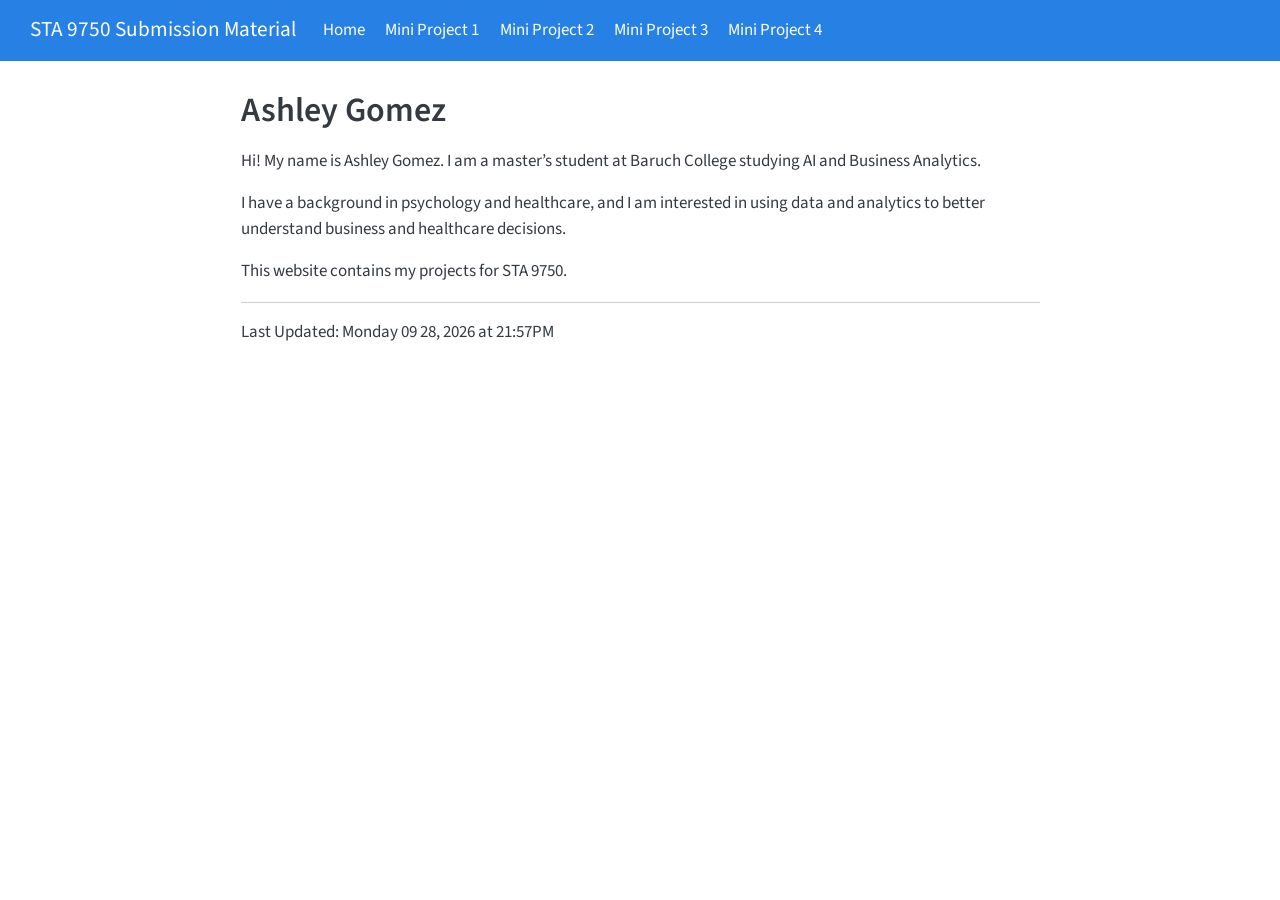
<file: docs/index.html>
<!DOCTYPE html>
<html xmlns="http://www.w3.org/1999/xhtml" lang="en" xml:lang="en"><head>

<meta charset="utf-8">
<meta name="generator" content="quarto-1.10.18">

<meta name="viewport" content="width=device-width, initial-scale=1.0, user-scalable=yes">


<title>Ashley Gomez – STA 9750 Submission Material</title>
<style>
/* Default styles provided by pandoc.
** See https://pandoc.org/MANUAL.html#variables-for-html for config info.
*/
span.smallcaps{font-variant: small-caps;}
div.columns{display: flex; gap: 1.5em;}
div.column{flex: auto;}
@media screen {
div.columns{gap: min(4vw, 1.5em);}
div.column{overflow-x: auto;}
}
div.hanging-indent{margin-left: 1.5em; text-indent: -1.5em;}
ul.task-list{list-style: none;}
ul.task-list li input[type="checkbox"] {
  width: 0.8em;
  margin: 0 0.8em 0.2em -1em; /* quarto-specific, see https://github.com/quarto-dev/quarto-cli/issues/4556 */ 
  vertical-align: middle;
}
</style>


<script src="site_libs/quarto-nav/quarto-nav.js"></script>
<script src="site_libs/quarto-nav/headroom.min.js"></script>
<script src="site_libs/clipboard/clipboard.min.js"></script>
<script src="site_libs/quarto-search/autocomplete.umd.js"></script>
<script src="site_libs/quarto-search/fuse.min.js"></script>
<script src="site_libs/quarto-search/quarto-search.js"></script>
<meta name="quarto:offset" content="./">
<script src="site_libs/quarto-html/quarto.js" type="module"></script>
<script src="site_libs/quarto-html/tabsets/tabsets.js" type="module"></script>
<script src="site_libs/quarto-html/popper.min.js"></script>
<script src="site_libs/quarto-html/tippy.umd.min.js"></script>
<script src="site_libs/quarto-html/anchor.min.js"></script>
<link href="site_libs/quarto-html/tippy.css" rel="stylesheet">
<link href="site_libs/quarto-html/quarto-syntax-highlighting-64a204ab8560d761af7679ceaba22944.css" rel="stylesheet" id="quarto-text-highlighting-styles">
<script src="site_libs/bootstrap/bootstrap.min.js"></script>
<link href="site_libs/bootstrap/bootstrap-icons.css" rel="stylesheet">
<link href="site_libs/bootstrap/bootstrap-6191c8c4c757b97205a8995aa6c30869.min.css" rel="stylesheet" append-hash="true" id="quarto-bootstrap" data-mode="light">
<script id="quarto-search-options" type="application/json">{
  "location": "navbar",
  "copy-button": false,
  "collapse-after": 3,
  "panel-placement": "end",
  "type": "overlay",
  "limit": 50,
  "keyboard-shortcut": [
    "f",
    "/",
    "s"
  ],
  "show-item-context": false,
  "language": {
    "search-no-results-text": "No results",
    "search-matching-documents-text": "matching documents",
    "search-copy-link-title": "Copy link to search",
    "search-hide-matches-text": "Hide additional matches",
    "search-more-match-text": "more match in this document",
    "search-more-matches-text": "more matches in this document",
    "search-clear-button-title": "Clear",
    "search-text-placeholder": "",
    "search-detached-cancel-button-title": "Cancel",
    "search-submit-button-title": "Submit",
    "search-label": "Search"
  }
}</script>


</head>

<body class="nav-fixed fullcontent quarto-light">

<div id="quarto-search-results"></div>
  <header id="quarto-header" class="headroom fixed-top">
    <nav class="navbar navbar-expand-lg " data-bs-theme="dark">
      <div class="navbar-container container-fluid">
      <div class="navbar-brand-container mx-auto">
    <a class="navbar-brand" href="./index.html">
    <span class="navbar-title">STA 9750 Submission Material</span>
    </a>
  </div>
          <button class="navbar-toggler" type="button" data-bs-toggle="collapse" data-bs-target="#navbarCollapse" aria-controls="navbarCollapse" role="menu" aria-expanded="false" aria-label="Toggle navigation" onclick="if (window.quartoToggleHeadroom) { window.quartoToggleHeadroom(); }">
  <span class="navbar-toggler-icon"></span>
</button>
          <div class="collapse navbar-collapse" id="navbarCollapse">
            <ul class="navbar-nav navbar-nav-scroll me-auto">
  <li class="nav-item">
    <a class="nav-link active" href="./index.html" aria-current="page"> 
<span class="menu-text">Home</span></a>
  </li>  
  <li class="nav-item">
    <a class="nav-link" href="./mp01.html"> 
<span class="menu-text">Mini Project 1</span></a>
  </li>  
  <li class="nav-item">
    <a class="nav-link" href="./mp02.html"> 
<span class="menu-text">Mini Project 2</span></a>
  </li>  
  <li class="nav-item">
    <a class="nav-link" href="./mp03.html"> 
<span class="menu-text">Mini Project 3</span></a>
  </li>  
  <li class="nav-item">
    <a class="nav-link" href="./mp04.html"> 
<span class="menu-text">Mini Project 4</span></a>
  </li>  
</ul>
          </div> <!-- /navcollapse -->
            <div class="quarto-navbar-tools">
</div>
      </div> <!-- /container-fluid -->
    </nav>
</header>
<!-- content -->
<div id="quarto-content" class="quarto-container page-columns page-rows-contents page-layout-article page-navbar">
<!-- sidebar -->
<!-- margin-sidebar -->
    
<!-- main -->
<main class="content" id="quarto-document-content">

<header id="title-block-header" class="quarto-title-block default">
<div class="quarto-title">
<h1 class="title">Ashley Gomez</h1>
</div>



<div class="quarto-title-meta">

    
  
    
  </div>
  


</header>


<p>Hi! My name is Ashley Gomez. I am a master’s student at Baruch College studying AI and Business Analytics.</p>
<p>I have a background in psychology and healthcare, and I am interested in using data and analytics to better understand business and healthcare decisions.</p>
<p>This website contains my projects for STA 9750.</p>
<hr>
<p>Last Updated: Monday 09 28, 2026 at 21:57PM</p>



</main> <!-- /main -->
<script id="quarto-html-after-body" type="application/javascript">
  window.document.addEventListener("DOMContentLoaded", function (event) {
    const icon = "";
    const anchorJS = new window.AnchorJS();
    anchorJS.options = {
      placement: 'right',
      icon: icon
    };
    anchorJS.add('.anchored');
    const isCodeAnnotation = (el) => {
      for (const clz of el.classList) {
        if (clz.startsWith('code-annotation-')) {                     
          return true;
        }
      }
      return false;
    }
    const onCopySuccess = function(e) {
      // button target
      const button = e.trigger;
      // don't keep focus
      button.blur();
      // flash "checked"
      button.classList.add('code-copy-button-checked');
      var currentTitle = button.getAttribute("title");
      button.setAttribute("title", "Copied!");
      let tooltip;
      if (window.bootstrap) {
        button.setAttribute("data-bs-toggle", "tooltip");
        button.setAttribute("data-bs-placement", "left");
        button.setAttribute("data-bs-title", "Copied!");
        tooltip = new bootstrap.Tooltip(button, 
          { trigger: "manual", 
            customClass: "code-copy-button-tooltip",
            offset: [0, -8]});
        tooltip.show();    
      }
      setTimeout(function() {
        if (tooltip) {
          tooltip.hide();
          button.removeAttribute("data-bs-title");
          button.removeAttribute("data-bs-toggle");
          button.removeAttribute("data-bs-placement");
        }
        button.setAttribute("title", currentTitle);
        button.classList.remove('code-copy-button-checked');
      }, 1000);
      // clear code selection
      e.clearSelection();
    }
    const getTextToCopy = function(trigger) {
      const outerScaffold = trigger.parentElement.cloneNode(true);
      const codeEl = outerScaffold.querySelector('code');
      for (const childEl of codeEl.children) {
        if (isCodeAnnotation(childEl)) {
          childEl.remove();
        }
      }
      return codeEl.innerText;
    }
    const clipboard = new window.ClipboardJS('.code-copy-button:not([data-in-quarto-modal])', {
      text: getTextToCopy
    });
    clipboard.on('success', onCopySuccess);
    if (window.document.getElementById('quarto-embedded-source-code-modal')) {
      const clipboardModal = new window.ClipboardJS('.code-copy-button[data-in-quarto-modal]', {
        text: getTextToCopy,
        container: window.document.getElementById('quarto-embedded-source-code-modal')
      });
      clipboardModal.on('success', onCopySuccess);
    }
      var localhostRegex = new RegExp(/^(?:http|https):\/\/localhost\:?[0-9]*\//);
      var mailtoRegex = new RegExp(/^mailto:/);
        var filterRegex = new RegExp("https:\/\/Ashliz1\.github\.io\/STA9750-2026-FALL\/");
      var isInternal = (href) => {
          return filterRegex.test(href) || localhostRegex.test(href) || mailtoRegex.test(href);
      }
      // Inspect non-navigation links and adorn them if external
     var links = window.document.querySelectorAll('a[href]:not(.nav-link):not(.navbar-brand):not(.toc-action):not(.sidebar-link):not(.sidebar-item-toggle):not(.pagination-link):not(.no-external):not([aria-hidden]):not(.dropdown-item):not(.quarto-navigation-tool):not(.about-link)');
      for (var i=0; i<links.length; i++) {
        const link = links[i];
        if (!isInternal(link.href)) {
          // undo the damage that might have been done by quarto-nav.js in the case of
          // links that we want to consider external
          if (link.dataset.originalHref !== undefined) {
            link.href = link.dataset.originalHref;
          }
        }
      }
    function tippyHover(el, contentFn, onTriggerFn, onUntriggerFn) {
      const config = {
        allowHTML: true,
        maxWidth: 500,
        delay: 100,
        arrow: false,
        appendTo: function(el) {
            return el.parentElement;
        },
        interactive: true,
        interactiveBorder: 10,
        theme: 'quarto',
        placement: 'bottom-start',
      };
      if (contentFn) {
        config.content = contentFn;
      }
      if (onTriggerFn) {
        config.onTrigger = onTriggerFn;
      }
      if (onUntriggerFn) {
        config.onUntrigger = onUntriggerFn;
      }
      window.tippy(el, config); 
    }
    const noterefs = window.document.querySelectorAll('a[role="doc-noteref"]');
    for (var i=0; i<noterefs.length; i++) {
      const ref = noterefs[i];
      tippyHover(ref, function() {
        // use id or data attribute instead here
        let href = ref.getAttribute('data-footnote-href') || ref.getAttribute('href');
        try { href = new URL(href).hash; } catch {}
        const id = href.replace(/^#\/?/, "");
        const note = window.document.getElementById(id);
        if (note) {
          return note.innerHTML;
        } else {
          return "";
        }
      });
    }
    const xrefs = window.document.querySelectorAll('a.quarto-xref');
    const processXRef = (id, note) => {
      // Strip column container classes
      const stripColumnClz = (el) => {
        el.classList.remove("page-full", "page-columns");
        if (el.children) {
          for (const child of el.children) {
            stripColumnClz(child);
          }
        }
      }
      stripColumnClz(note)
      if (id === null || id.startsWith('sec-')) {
        // Special case sections, only their first couple elements
        const container = document.createElement("div");
        if (note.children && note.children.length > 2) {
          container.appendChild(note.children[0].cloneNode(true));
          for (let i = 1; i < note.children.length; i++) {
            const child = note.children[i];
            if (child.tagName === "P" && child.innerText === "") {
              continue;
            } else {
              container.appendChild(child.cloneNode(true));
              break;
            }
          }
          if (window.Quarto?.typesetMath) {
            window.Quarto.typesetMath(container);
          }
          return container.innerHTML
        } else {
          if (window.Quarto?.typesetMath) {
            window.Quarto.typesetMath(note);
          }
          return note.innerHTML;
        }
      } else {
        // Remove any anchor links if they are present
        const anchorLink = note.querySelector('a.anchorjs-link');
        if (anchorLink) {
          anchorLink.remove();
        }
        if (window.Quarto?.typesetMath) {
          window.Quarto.typesetMath(note);
        }
        if (note.classList.contains("callout")) {
          return note.outerHTML;
        } else {
          return note.innerHTML;
        }
      }
    }
    for (var i=0; i<xrefs.length; i++) {
      const xref = xrefs[i];
      tippyHover(xref, undefined, function(instance) {
        instance.disable();
        let url = xref.getAttribute('href');
        let hash = undefined; 
        if (url.startsWith('#')) {
          hash = url;
        } else {
          try { hash = new URL(url).hash; } catch {}
        }
        if (hash) {
          const id = hash.replace(/^#\/?/, "");
          const note = window.document.getElementById(id);
          if (note !== null) {
            try {
              const html = processXRef(id, note.cloneNode(true));
              instance.setContent(html);
            } finally {
              instance.enable();
              instance.show();
            }
          } else {
            // See if we can fetch this
            fetch(url.split('#')[0])
            .then(res => res.text())
            .then(html => {
              const parser = new DOMParser();
              const htmlDoc = parser.parseFromString(html, "text/html");
              const note = htmlDoc.getElementById(id);
              if (note !== null) {
                const html = processXRef(id, note);
                instance.setContent(html);
              } 
            }).finally(() => {
              instance.enable();
              instance.show();
            });
          }
        } else {
          // See if we can fetch a full url (with no hash to target)
          // This is a special case and we should probably do some content thinning / targeting
          fetch(url)
          .then(res => res.text())
          .then(html => {
            const parser = new DOMParser();
            const htmlDoc = parser.parseFromString(html, "text/html");
            const note = htmlDoc.querySelector('main.content');
            if (note !== null) {
              // This should only happen for chapter cross references
              // (since there is no id in the URL)
              // remove the first header
              if (note.children.length > 0 && note.children[0].tagName === "HEADER") {
                note.children[0].remove();
              }
              const html = processXRef(null, note);
              instance.setContent(html);
            } 
          }).finally(() => {
            instance.enable();
            instance.show();
          });
        }
      }, function(instance) {
      });
    }
        let selectedAnnoteEl;
        const selectorForAnnotation = ( cell, annotation) => {
          let cellAttr = 'data-code-cell="' + cell + '"';
          let lineAttr = 'data-code-annotation="' +  annotation + '"';
          const selector = 'span[' + cellAttr + '][' + lineAttr + ']';
          return selector;
        }
        const selectCodeLines = (annoteEl) => {
          const doc = window.document;
          const targetCell = annoteEl.getAttribute("data-target-cell");
          const targetAnnotation = annoteEl.getAttribute("data-target-annotation");
          const annoteSpan = window.document.querySelector(selectorForAnnotation(targetCell, targetAnnotation));
          const lines = annoteSpan.getAttribute("data-code-lines").split(",");
          const lineIds = lines.map((line) => {
            return targetCell + "-" + line;
          })
          let top = null;
          let height = null;
          let parent = null;
          if (lineIds.length > 0) {
              //compute the position of the single el (top and bottom and make a div)
              const el = window.document.getElementById(lineIds[0]);
              top = el.offsetTop;
              height = el.offsetHeight;
              parent = el.parentElement.parentElement;
            if (lineIds.length > 1) {
              const lastEl = window.document.getElementById(lineIds[lineIds.length - 1]);
              const bottom = lastEl.offsetTop + lastEl.offsetHeight;
              height = bottom - top;
            }
            if (top !== null && height !== null && parent !== null) {
              // cook up a div (if necessary) and position it 
              let div = window.document.getElementById("code-annotation-line-highlight");
              if (div === null) {
                div = window.document.createElement("div");
                div.setAttribute("id", "code-annotation-line-highlight");
                div.style.position = 'absolute';
                parent.appendChild(div);
              }
              div.style.top = top - 2 + "px";
              div.style.height = height + 4 + "px";
              div.style.left = 0;
              let gutterDiv = window.document.getElementById("code-annotation-line-highlight-gutter");
              if (gutterDiv === null) {
                gutterDiv = window.document.createElement("div");
                gutterDiv.setAttribute("id", "code-annotation-line-highlight-gutter");
                gutterDiv.style.position = 'absolute';
                const codeCell = window.document.getElementById(targetCell);
                const gutter = codeCell.querySelector('.code-annotation-gutter');
                gutter.appendChild(gutterDiv);
              }
              gutterDiv.style.top = top - 2 + "px";
              gutterDiv.style.height = height + 4 + "px";
            }
            selectedAnnoteEl = annoteEl;
          }
        };
        const unselectCodeLines = () => {
          const elementsIds = ["code-annotation-line-highlight", "code-annotation-line-highlight-gutter"];
          elementsIds.forEach((elId) => {
            const div = window.document.getElementById(elId);
            if (div) {
              div.remove();
            }
          });
          selectedAnnoteEl = undefined;
        };
          // Handle positioning of the toggle
      window.addEventListener(
        "resize",
        throttle(() => {
          elRect = undefined;
          if (selectedAnnoteEl) {
            selectCodeLines(selectedAnnoteEl);
          }
        }, 10)
      );
      function throttle(fn, ms) {
      let throttle = false;
      let timer;
        return (...args) => {
          if(!throttle) { // first call gets through
              fn.apply(this, args);
              throttle = true;
          } else { // all the others get throttled
              if(timer) clearTimeout(timer); // cancel #2
              timer = setTimeout(() => {
                fn.apply(this, args);
                timer = throttle = false;
              }, ms);
          }
        };
      }
        // Attach click handler to the DT
        const annoteDls = window.document.querySelectorAll('dt[data-target-cell]');
        for (const annoteDlNode of annoteDls) {
          annoteDlNode.addEventListener('click', (event) => {
            const clickedEl = event.target;
            if (clickedEl !== selectedAnnoteEl) {
              unselectCodeLines();
              const activeEl = window.document.querySelector('dt[data-target-cell].code-annotation-active');
              if (activeEl) {
                activeEl.classList.remove('code-annotation-active');
              }
              selectCodeLines(clickedEl);
              clickedEl.classList.add('code-annotation-active');
            } else {
              // Unselect the line
              unselectCodeLines();
              clickedEl.classList.remove('code-annotation-active');
            }
          });
        }
    const findCites = (el) => {
      const parentEl = el.parentElement;
      if (parentEl) {
        const cites = parentEl.dataset.cites;
        if (cites) {
          return {
            el,
            cites: cites.split(' ')
          };
        } else {
          return findCites(el.parentElement)
        }
      } else {
        return undefined;
      }
    };
    var bibliorefs = window.document.querySelectorAll('a[role="doc-biblioref"]');
    for (var i=0; i<bibliorefs.length; i++) {
      const ref = bibliorefs[i];
      const citeInfo = findCites(ref);
      if (citeInfo) {
        tippyHover(citeInfo.el, function() {
          var popup = window.document.createElement('div');
          citeInfo.cites.forEach(function(cite) {
            var citeDiv = window.document.createElement('div');
            citeDiv.classList.add('hanging-indent');
            citeDiv.classList.add('csl-entry');
            var biblioDiv = window.document.getElementById('ref-' + cite);
            if (biblioDiv) {
              citeDiv.innerHTML = biblioDiv.innerHTML;
            }
            popup.appendChild(citeDiv);
          });
          return popup.innerHTML;
        });
      }
    }
  });
  </script>
</div> <!-- /content -->




</body></html>
</file>
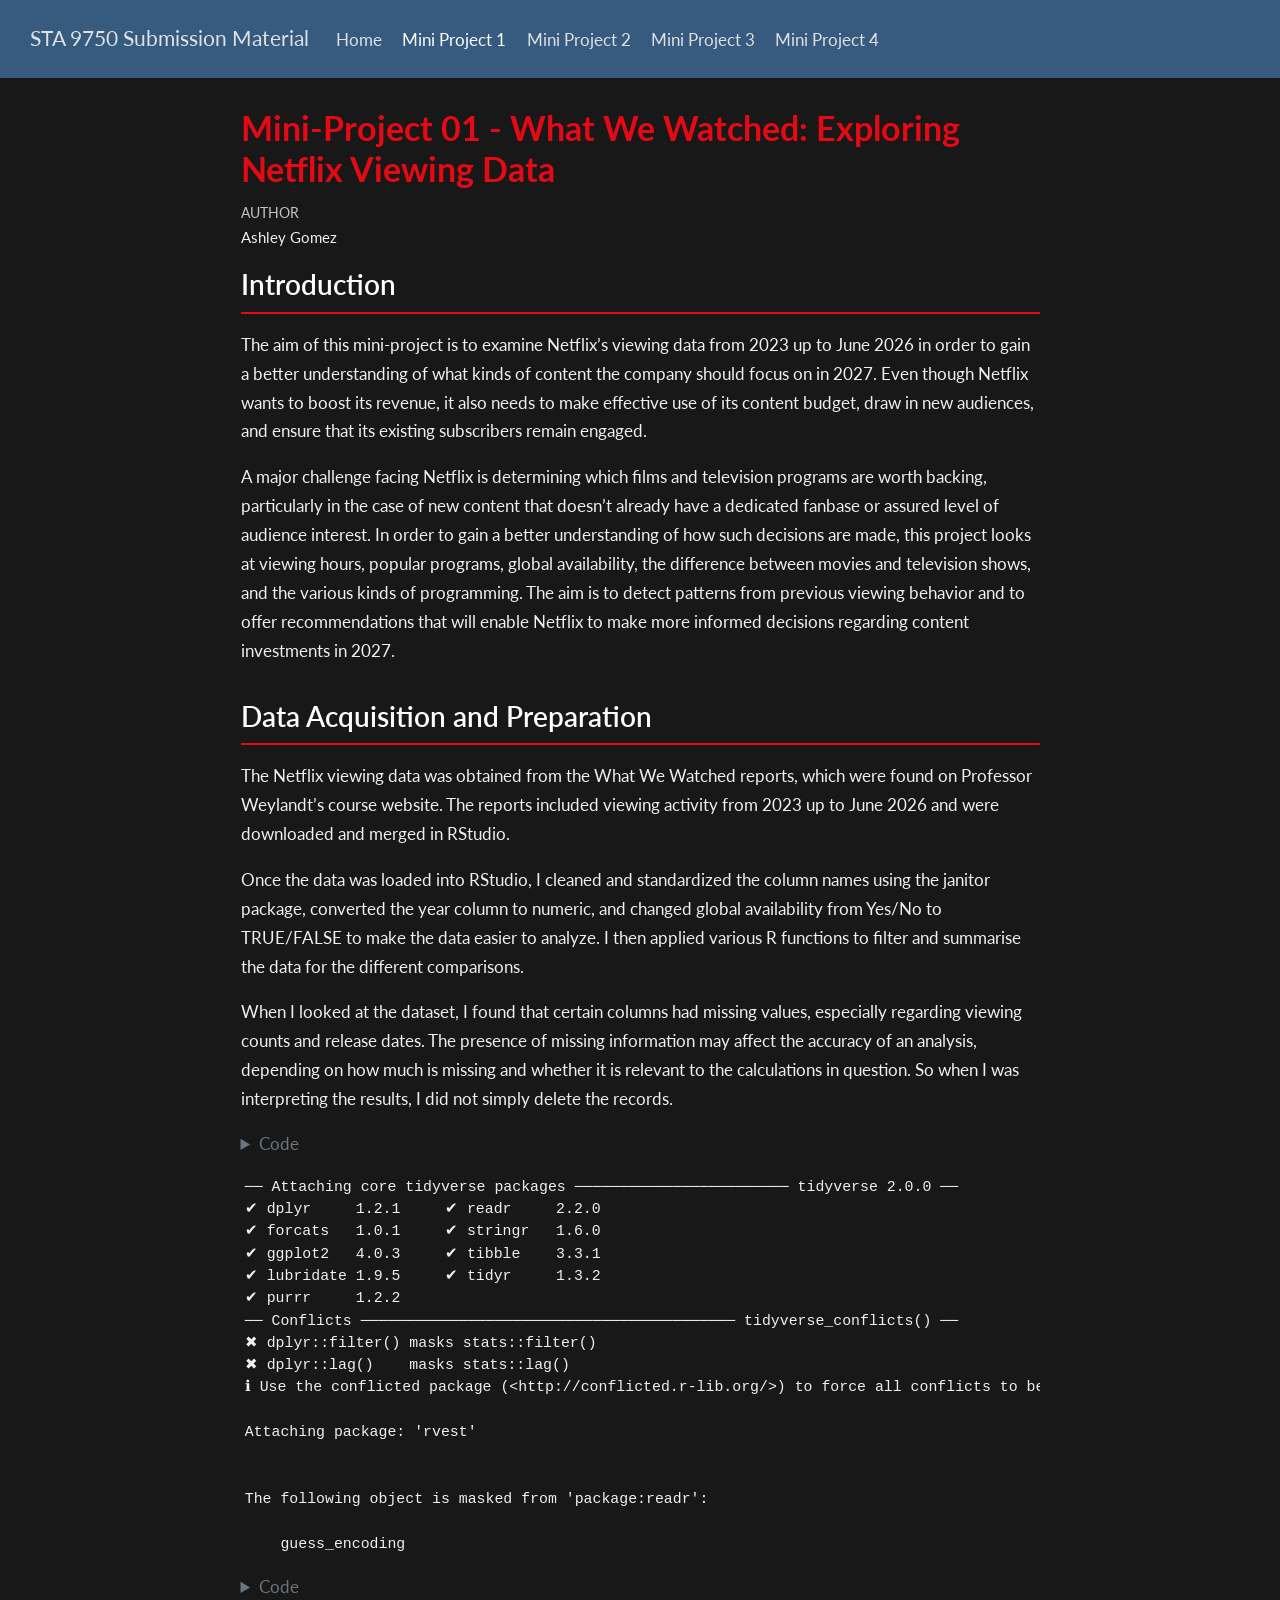
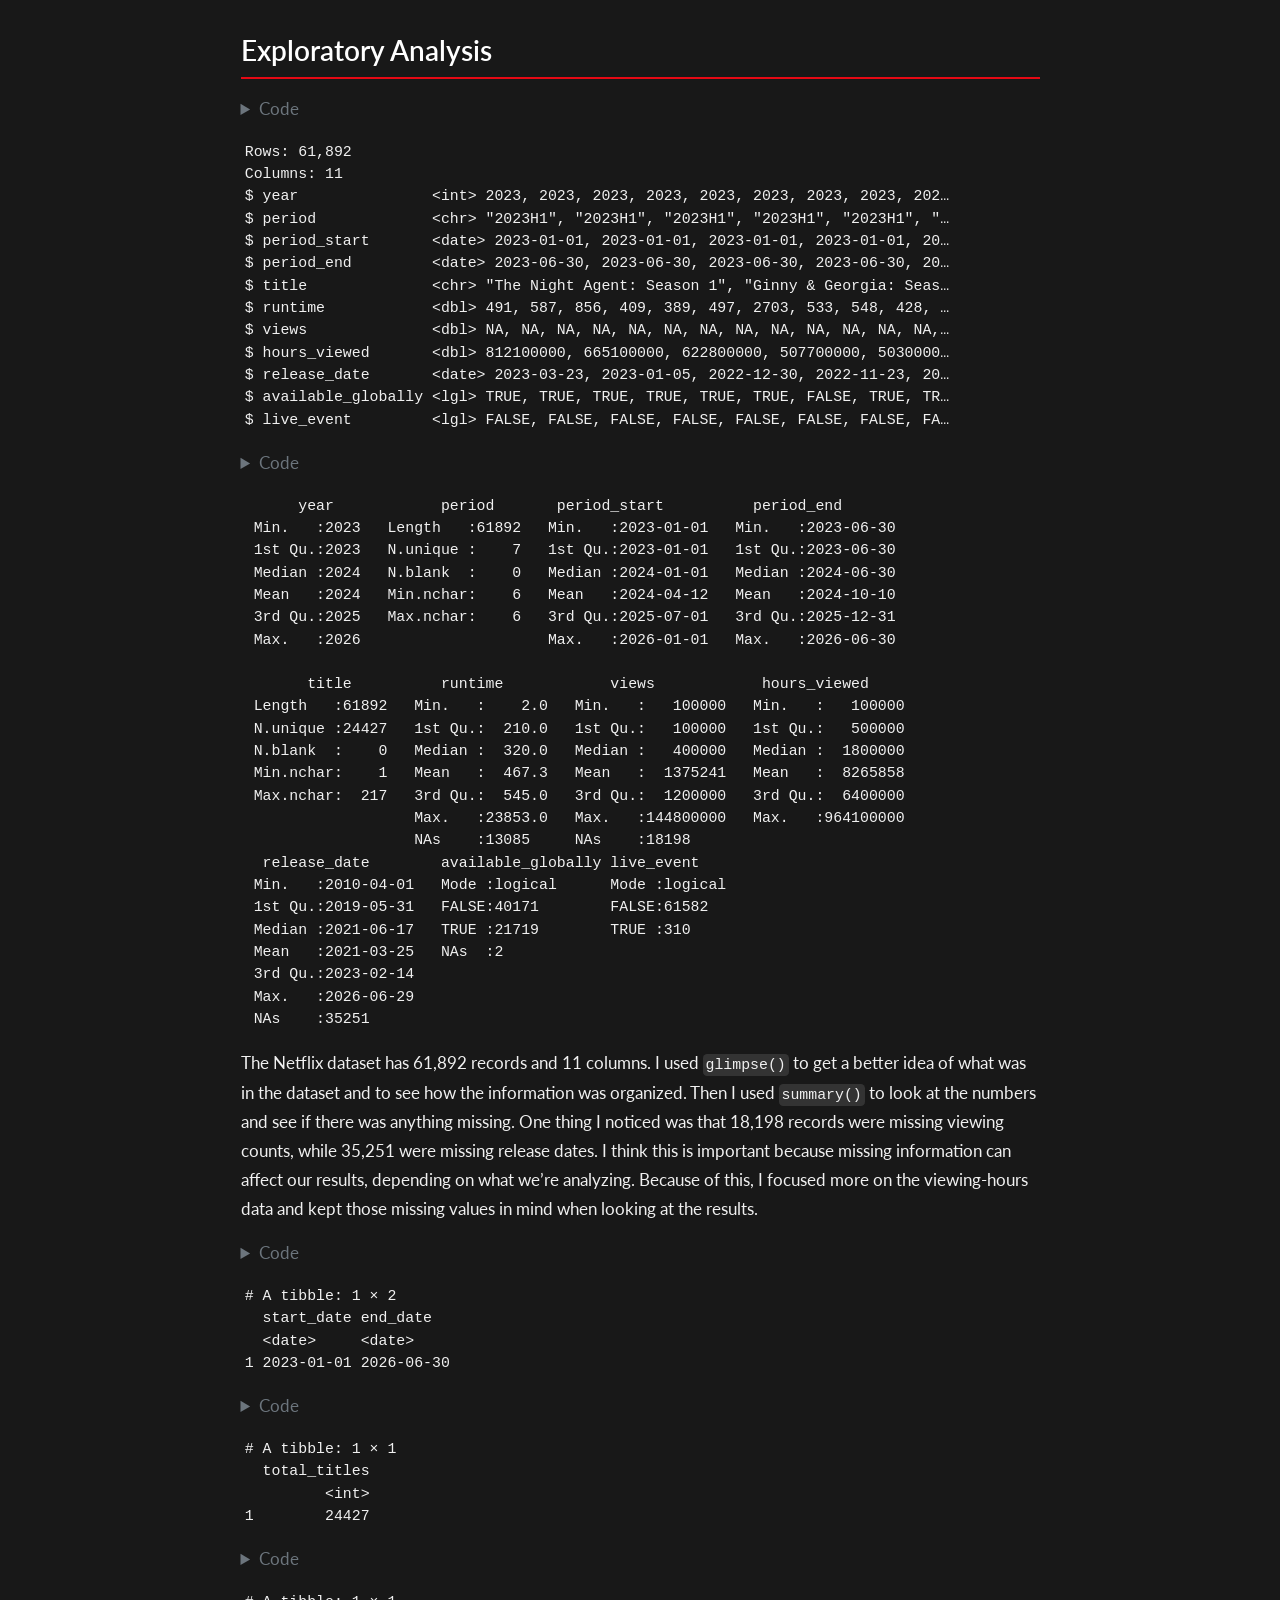
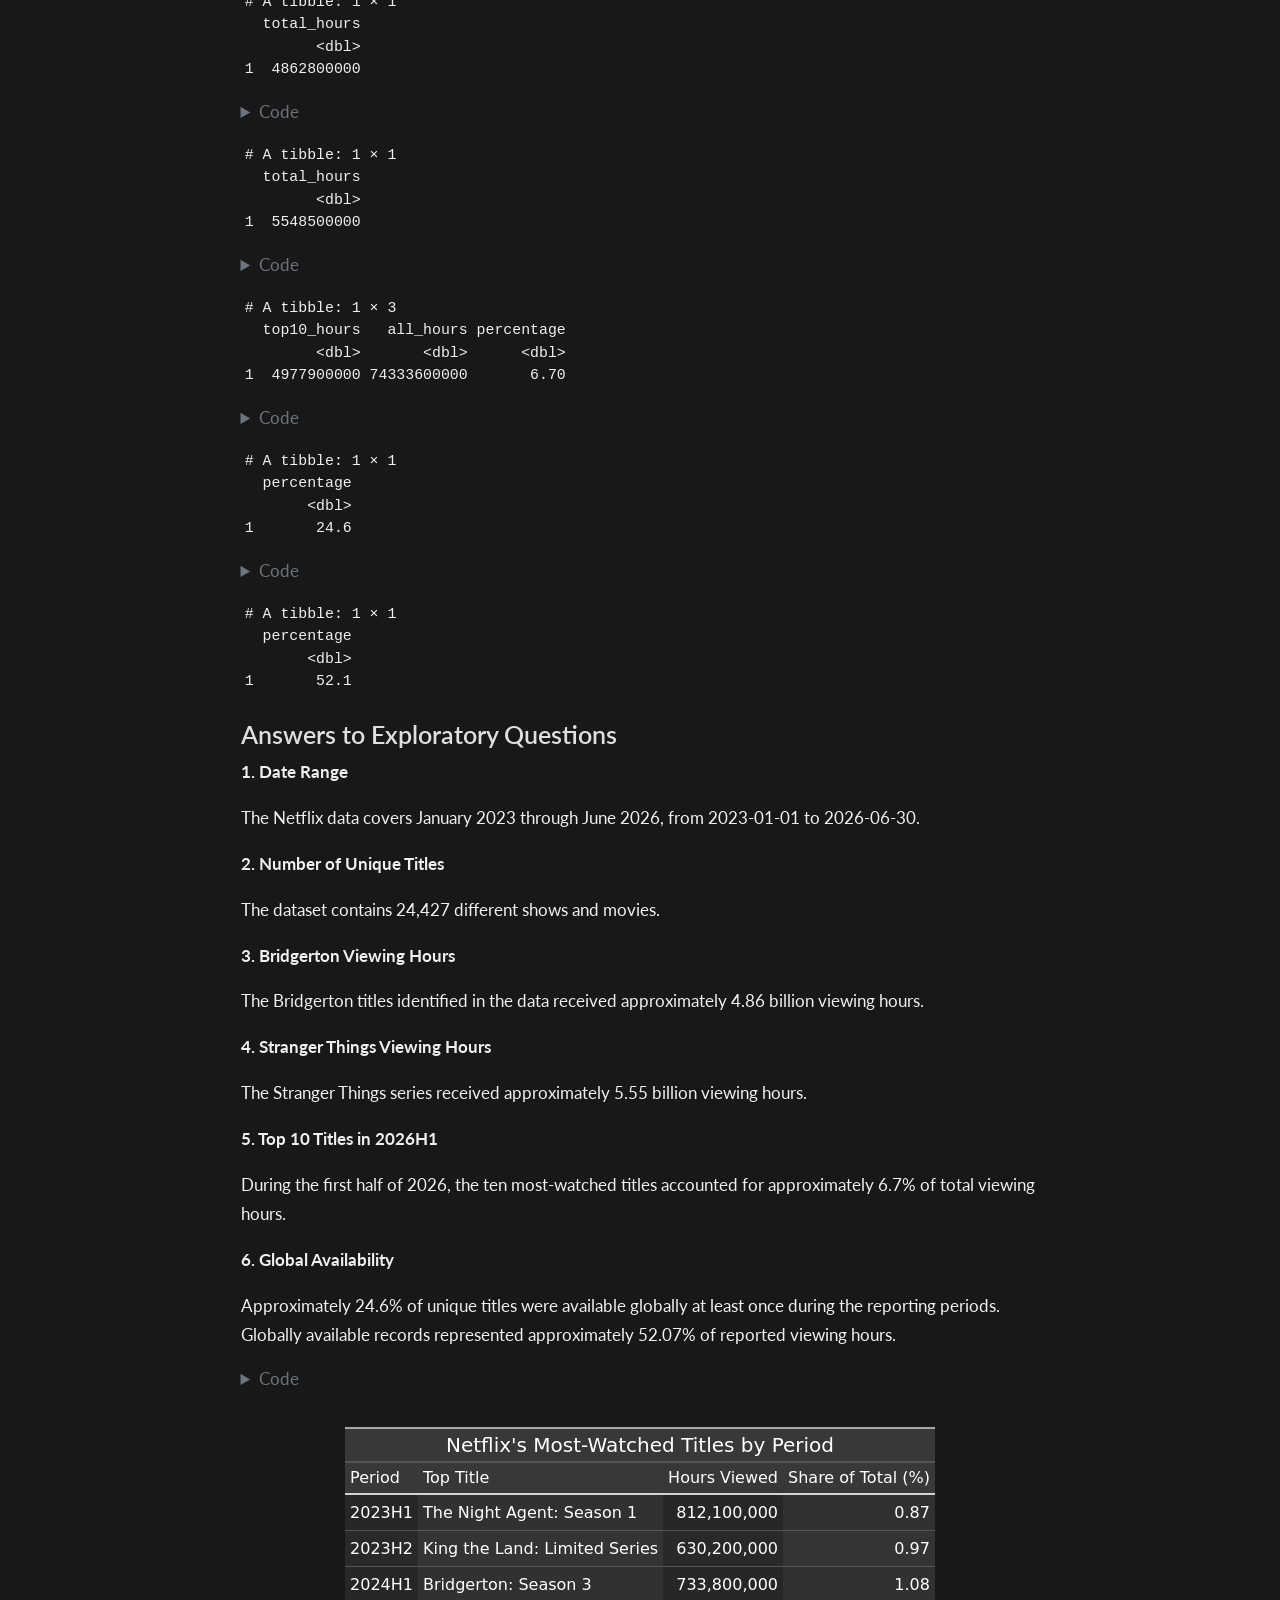
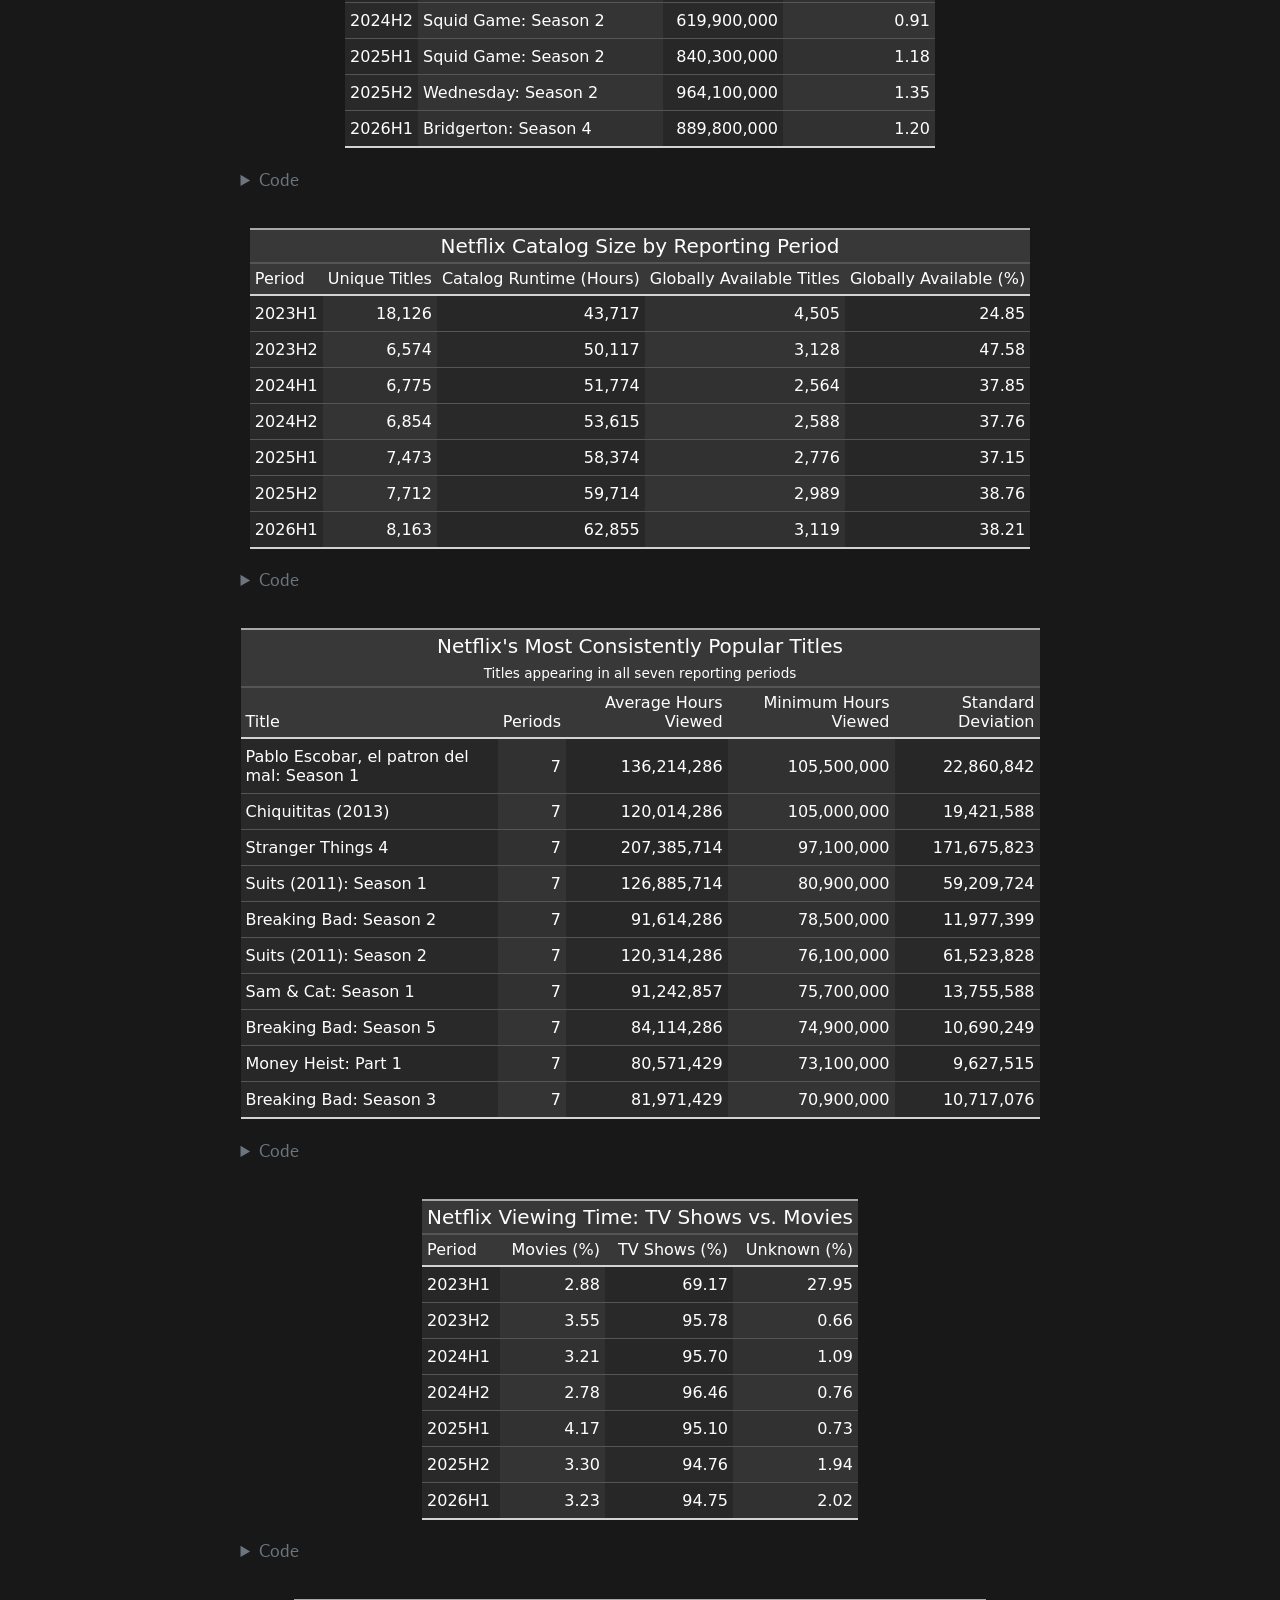
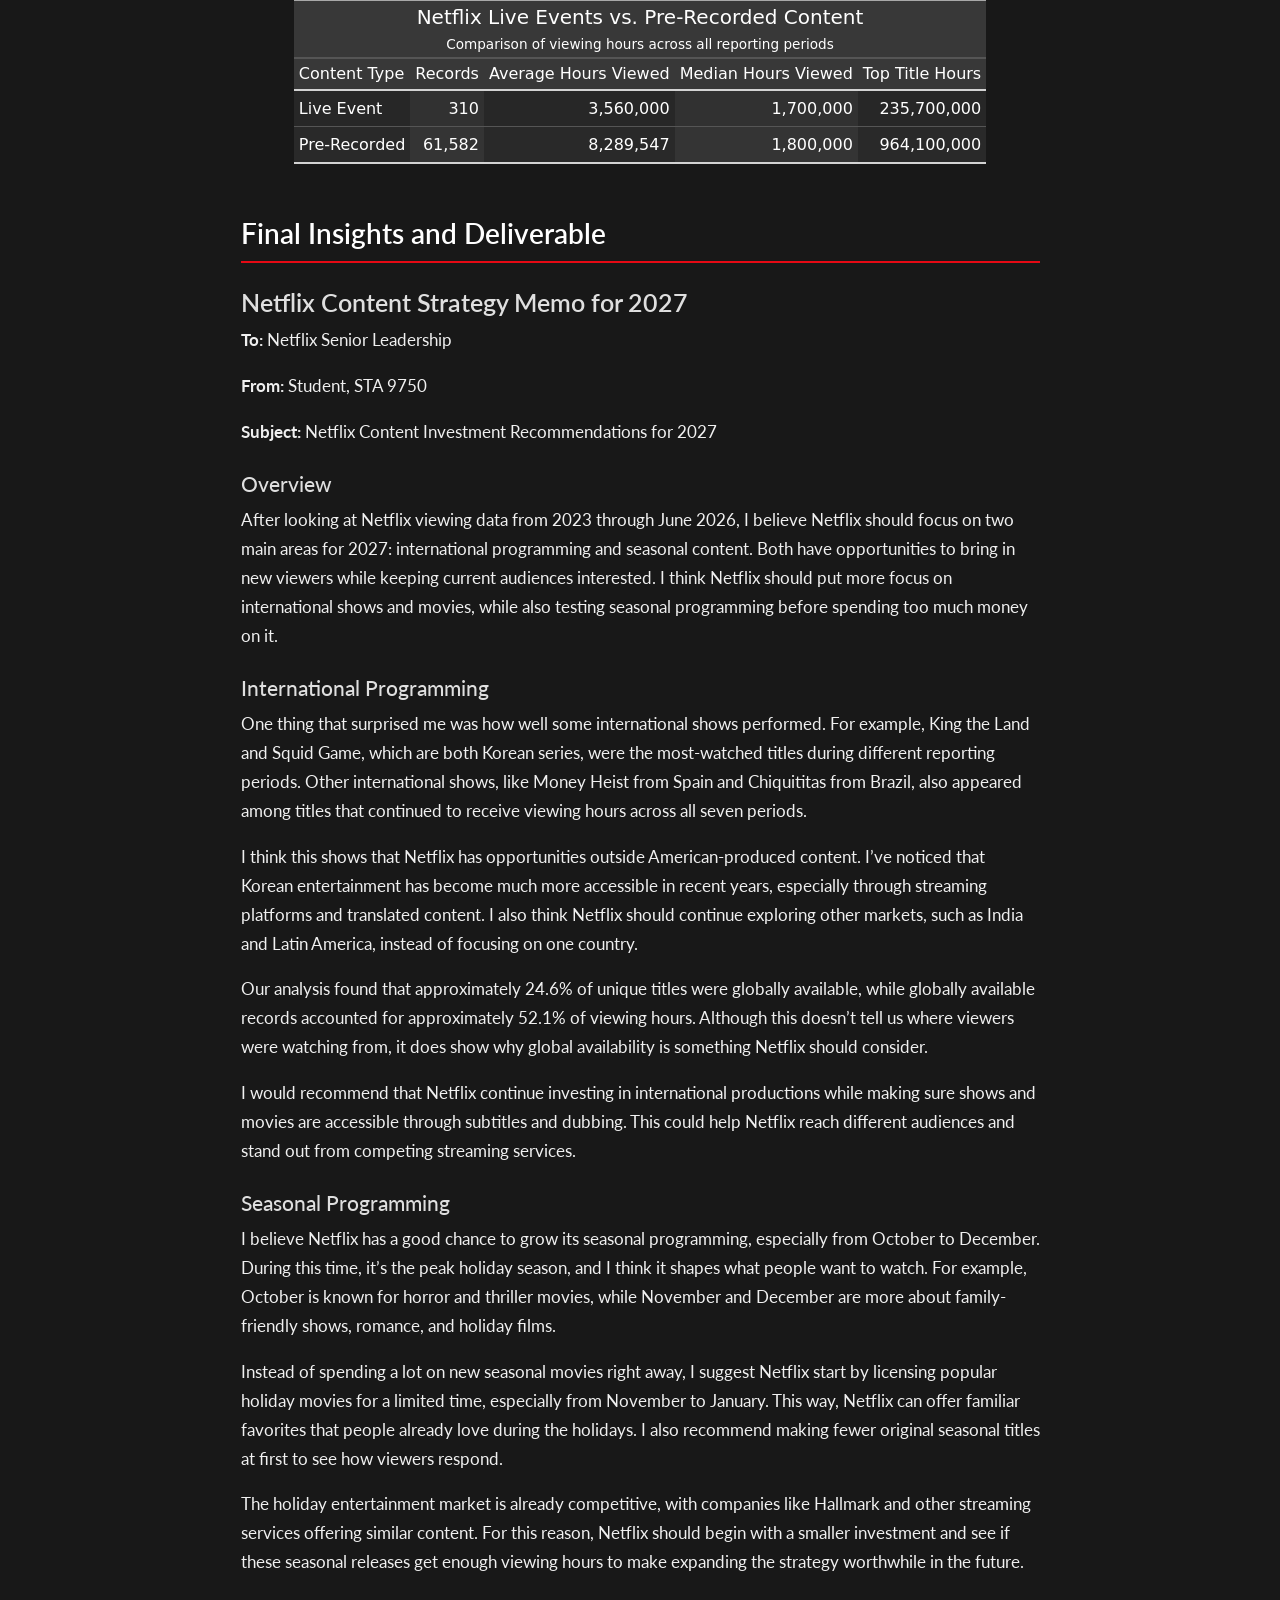
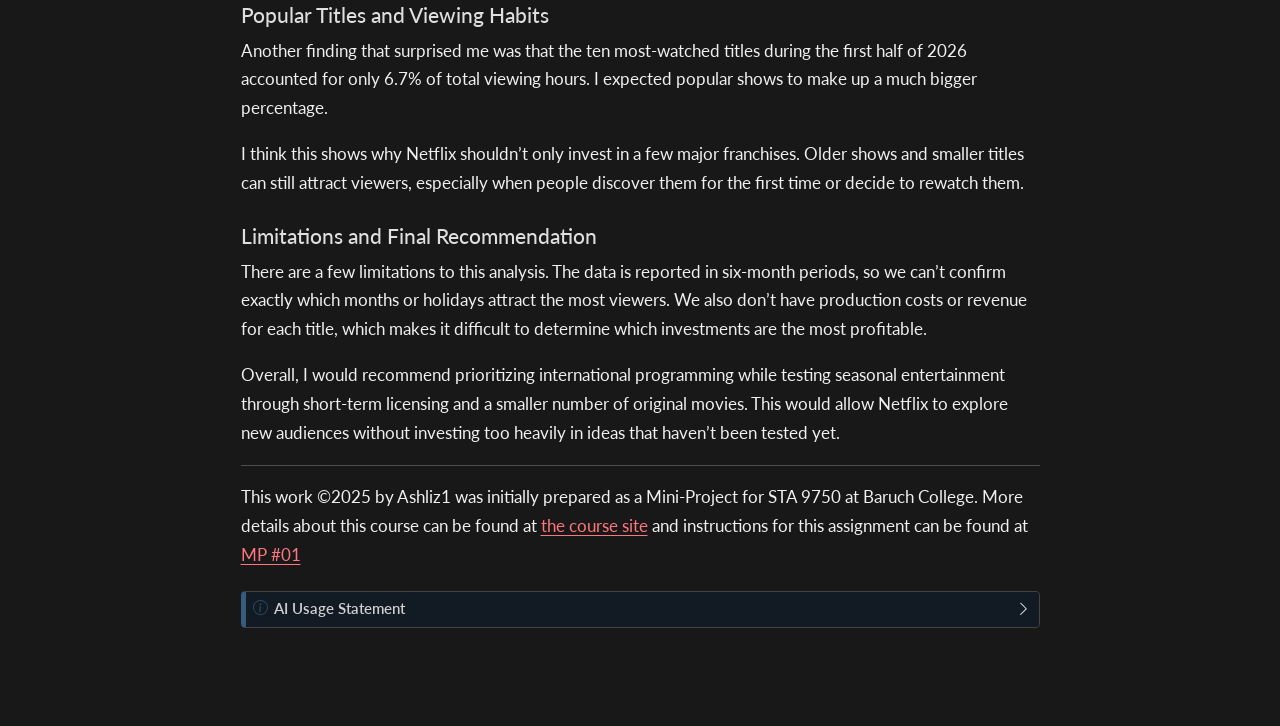
<file: docs/mp01.html>
<!DOCTYPE html>
<html xmlns="http://www.w3.org/1999/xhtml" lang="en" xml:lang="en"><head>

<meta charset="utf-8">
<meta name="generator" content="quarto-1.10.18">

<meta name="viewport" content="width=device-width, initial-scale=1.0, user-scalable=yes">

<meta name="author" content="Ashley Gomez">

<title>Mini-Project 01 - What We Watched: Exploring Netflix Viewing Data – STA 9750 Submission Material</title>
<style>
/* Default styles provided by pandoc.
** See https://pandoc.org/MANUAL.html#variables-for-html for config info.
*/
span.smallcaps{font-variant: small-caps;}
div.columns{display: flex; gap: 1.5em;}
div.column{flex: auto;}
@media screen {
div.columns{gap: min(4vw, 1.5em);}
div.column{overflow-x: auto;}
}
div.hanging-indent{margin-left: 1.5em; text-indent: -1.5em;}
ul.task-list{list-style: none;}
ul.task-list li input[type="checkbox"] {
  width: 0.8em;
  margin: 0 0.8em 0.2em -1em; /* quarto-specific, see https://github.com/quarto-dev/quarto-cli/issues/4556 */ 
  vertical-align: middle;
}
/* CSS for syntax highlighting */
html { -webkit-text-size-adjust: 100%; }
pre > code.sourceCode { white-space: pre; position: relative; }
pre > code.sourceCode > span { display: inline-block; line-height: 1.25; }
pre > code.sourceCode > span:empty { height: 1.2em; }
.sourceCode { overflow: visible; }
code.sourceCode > span { color: inherit; text-decoration: inherit; }
div.sourceCode { margin: 1em 0; }
pre.sourceCode { margin: 0; }
@media screen {
div.sourceCode { overflow: auto; }
}
@media print {
pre > code.sourceCode { white-space: pre-wrap; }
pre > code.sourceCode > span { text-indent: -5em; padding-left: 5em; }
}
pre.numberSource code
  { counter-reset: source-line 0; }
pre.numberSource code > span
  { position: relative; left: -4em; counter-increment: source-line; }
pre.numberSource code > span > a:first-child::before
  { content: counter(source-line);
    position: relative; left: -1em; text-align: right; vertical-align: baseline;
    border: none; display: inline-block;
    -webkit-touch-callout: none; -webkit-user-select: none;
    -khtml-user-select: none; -moz-user-select: none;
    -ms-user-select: none; user-select: none;
    padding: 0 4px; width: 4em;
  }
pre.numberSource { margin-left: 3em;  padding-left: 4px; }
div.sourceCode
  {   }
@media screen {
pre > code.sourceCode > span > a:first-child::before { text-decoration: underline; }
}
</style>


<script src="site_libs/quarto-nav/quarto-nav.js"></script>
<script src="site_libs/quarto-nav/headroom.min.js"></script>
<script src="site_libs/clipboard/clipboard.min.js"></script>
<script src="site_libs/quarto-search/autocomplete.umd.js"></script>
<script src="site_libs/quarto-search/fuse.min.js"></script>
<script src="site_libs/quarto-search/quarto-search.js"></script>
<meta name="quarto:offset" content="./">
<script src="site_libs/quarto-html/quarto.js" type="module"></script>
<script src="site_libs/quarto-html/tabsets/tabsets.js" type="module"></script>
<script src="site_libs/quarto-html/popper.min.js"></script>
<script src="site_libs/quarto-html/tippy.umd.min.js"></script>
<script src="site_libs/quarto-html/anchor.min.js"></script>
<link href="site_libs/quarto-html/tippy.css" rel="stylesheet">
<link href="site_libs/quarto-html/quarto-syntax-highlighting-dark-b85bc7c33db8c58e0ec93c3465666fed.css" rel="stylesheet" id="quarto-text-highlighting-styles">
<script src="site_libs/bootstrap/bootstrap.min.js"></script>
<link href="site_libs/bootstrap/bootstrap-icons.css" rel="stylesheet">
<link href="site_libs/bootstrap/bootstrap-b30b3b70f782548766fbb41fded464e2.min.css" rel="stylesheet" append-hash="true" id="quarto-bootstrap" data-mode="dark">
<script id="quarto-search-options" type="application/json">{
  "location": "navbar",
  "copy-button": false,
  "collapse-after": 3,
  "panel-placement": "end",
  "type": "overlay",
  "limit": 50,
  "keyboard-shortcut": [
    "f",
    "/",
    "s"
  ],
  "show-item-context": false,
  "language": {
    "search-no-results-text": "No results",
    "search-matching-documents-text": "matching documents",
    "search-copy-link-title": "Copy link to search",
    "search-hide-matches-text": "Hide additional matches",
    "search-more-match-text": "more match in this document",
    "search-more-matches-text": "more matches in this document",
    "search-clear-button-title": "Clear",
    "search-text-placeholder": "",
    "search-detached-cancel-button-title": "Cancel",
    "search-submit-button-title": "Submit",
    "search-label": "Search"
  }
}</script>


<link rel="stylesheet" href="netflix.css">
</head>

<body class="nav-fixed fullcontent quarto-light">

<div id="quarto-search-results"></div>
  <header id="quarto-header" class="headroom fixed-top">
    <nav class="navbar navbar-expand-lg " data-bs-theme="dark">
      <div class="navbar-container container-fluid">
      <div class="navbar-brand-container mx-auto">
    <a class="navbar-brand" href="./index.html">
    <span class="navbar-title">STA 9750 Submission Material</span>
    </a>
  </div>
          <button class="navbar-toggler" type="button" data-bs-toggle="collapse" data-bs-target="#navbarCollapse" aria-controls="navbarCollapse" role="menu" aria-expanded="false" aria-label="Toggle navigation" onclick="if (window.quartoToggleHeadroom) { window.quartoToggleHeadroom(); }">
  <span class="navbar-toggler-icon"></span>
</button>
          <div class="collapse navbar-collapse" id="navbarCollapse">
            <ul class="navbar-nav navbar-nav-scroll me-auto">
  <li class="nav-item">
    <a class="nav-link" href="./index.html"> 
<span class="menu-text">Home</span></a>
  </li>  
  <li class="nav-item">
    <a class="nav-link active" href="./mp01.html" aria-current="page"> 
<span class="menu-text">Mini Project 1</span></a>
  </li>  
  <li class="nav-item">
    <a class="nav-link" href="./mp02.html"> 
<span class="menu-text">Mini Project 2</span></a>
  </li>  
  <li class="nav-item">
    <a class="nav-link" href="./mp03.html"> 
<span class="menu-text">Mini Project 3</span></a>
  </li>  
  <li class="nav-item">
    <a class="nav-link" href="./mp04.html"> 
<span class="menu-text">Mini Project 4</span></a>
  </li>  
</ul>
          </div> <!-- /navcollapse -->
            <div class="quarto-navbar-tools">
</div>
      </div> <!-- /container-fluid -->
    </nav>
</header>
<!-- content -->
<div id="quarto-content" class="quarto-container page-columns page-rows-contents page-layout-article page-navbar">
<!-- sidebar -->
<!-- margin-sidebar -->
    
<!-- main -->
<main class="content" id="quarto-document-content">

<header id="title-block-header" class="quarto-title-block default">
<div class="quarto-title">
<h1 class="title">Mini-Project 01 - What We Watched: Exploring Netflix Viewing Data</h1>
</div>



<div class="quarto-title-meta">

    <div>
    <div class="quarto-title-meta-heading">Author</div>
    <div class="quarto-title-meta-contents">
             <p>Ashley Gomez </p>
          </div>
  </div>
    
  
    
  </div>
  


</header>


<section id="introduction" class="level2">
<h2 class="anchored" data-anchor-id="introduction">Introduction</h2>
<p>The aim of this mini-project is to examine Netflix’s viewing data from 2023 up to June 2026 in order to gain a better understanding of what kinds of content the company should focus on in 2027. Even though Netflix wants to boost its revenue, it also needs to make effective use of its content budget, draw in new audiences, and ensure that its existing subscribers remain engaged.</p>
<p>A major challenge facing Netflix is determining which films and television programs are worth backing, particularly in the case of new content that doesn’t already have a dedicated fanbase or assured level of audience interest. In order to gain a better understanding of how such decisions are made, this project looks at viewing hours, popular programs, global availability, the difference between movies and television shows, and the various kinds of programming. The aim is to detect patterns from previous viewing behavior and to offer recommendations that will enable Netflix to make more informed decisions regarding content investments in 2027.</p>
</section>
<section id="data-acquisition-and-preparation" class="level2">
<h2 class="anchored" data-anchor-id="data-acquisition-and-preparation">Data Acquisition and Preparation</h2>
<p>The Netflix viewing data was obtained from the What We Watched reports, which were found on Professor Weylandt’s course website. The reports included viewing activity from 2023 up to June 2026 and were downloaded and merged in RStudio.</p>
<p>Once the data was loaded into RStudio, I cleaned and standardized the column names using the janitor package, converted the year column to numeric, and changed global availability from Yes/No to TRUE/FALSE to make the data easier to analyze. I then applied various R functions to filter and summarise the data for the different comparisons.</p>
<p>When I looked at the dataset, I found that certain columns had missing values, especially regarding viewing counts and release dates. The presence of missing information may affect the accuracy of an analysis, depending on how much is missing and whether it is relevant to the calculations in question. So when I was interpreting the results, I did not simply delete the records.</p>
<div class="cell">
<details class="code-fold">
<summary>Code</summary>
<div class="code-copy-outer-scaffold"><div class="sourceCode cell-code" id="cb1"><pre class="sourceCode r code-with-copy"><code class="sourceCode r"><span id="cb1-1"><a href="#cb1-1" aria-hidden="true" tabindex="-1"></a><span class="co">#' Acquire Netflix What We Watched Reports</span></span>
<span id="cb1-2"><a href="#cb1-2" aria-hidden="true" tabindex="-1"></a><span class="co">#' </span></span>
<span id="cb1-3"><a href="#cb1-3" aria-hidden="true" tabindex="-1"></a><span class="co">#' This function will acquire and standardize all data for MP#01</span></span>
<span id="cb1-4"><a href="#cb1-4" aria-hidden="true" tabindex="-1"></a><span class="co">#' from Netflix. Because Netflix hosts the data files behind a CDN, we</span></span>
<span id="cb1-5"><a href="#cb1-5" aria-hidden="true" tabindex="-1"></a><span class="co">#' are accessing the release pages and automatically extracting links to the</span></span>
<span id="cb1-6"><a href="#cb1-6" aria-hidden="true" tabindex="-1"></a><span class="co">#' relevant files (with CDN hash). </span></span>
<span id="cb1-7"><a href="#cb1-7" aria-hidden="true" tabindex="-1"></a><span class="co">#' </span></span>
<span id="cb1-8"><a href="#cb1-8" aria-hidden="true" tabindex="-1"></a><span class="co">#' After import, files are stacked vertically and some basic cleaning is</span></span>
<span id="cb1-9"><a href="#cb1-9" aria-hidden="true" tabindex="-1"></a><span class="co">#' performed. </span></span>
<span id="cb1-10"><a href="#cb1-10" aria-hidden="true" tabindex="-1"></a>load_netflix_data <span class="ot">&lt;-</span> <span class="cf">function</span>(){</span>
<span id="cb1-11"><a href="#cb1-11" aria-hidden="true" tabindex="-1"></a>  <span class="co"># Note to students: Make sure you have installed the tidyverse and fs packages</span></span>
<span id="cb1-12"><a href="#cb1-12" aria-hidden="true" tabindex="-1"></a>  <span class="co">#                   before beginning this assignment. If you aren't sure,</span></span>
<span id="cb1-13"><a href="#cb1-13" aria-hidden="true" tabindex="-1"></a>  <span class="co">#                   simply run `library(tidyverse)` at your R Console and, if</span></span>
<span id="cb1-14"><a href="#cb1-14" aria-hidden="true" tabindex="-1"></a>  <span class="co">#                   you don't see an error message, `tidyverse` has been </span></span>
<span id="cb1-15"><a href="#cb1-15" aria-hidden="true" tabindex="-1"></a>  <span class="co">#                   installed. (Same for `fs`) If you still need to install</span></span>
<span id="cb1-16"><a href="#cb1-16" aria-hidden="true" tabindex="-1"></a>  <span class="co">#                   either package, use the `install.packages` function as </span></span>
<span id="cb1-17"><a href="#cb1-17" aria-hidden="true" tabindex="-1"></a>  <span class="co">#                   demonstrated in class.</span></span>
<span id="cb1-18"><a href="#cb1-18" aria-hidden="true" tabindex="-1"></a>  <span class="fu">library</span>(tidyverse)</span>
<span id="cb1-19"><a href="#cb1-19" aria-hidden="true" tabindex="-1"></a>  <span class="fu">library</span>(rvest)</span>
<span id="cb1-20"><a href="#cb1-20" aria-hidden="true" tabindex="-1"></a>  <span class="fu">library</span>(readxl)</span>
<span id="cb1-21"><a href="#cb1-21" aria-hidden="true" tabindex="-1"></a>  <span class="fu">library</span>(fs)</span>
<span id="cb1-22"><a href="#cb1-22" aria-hidden="true" tabindex="-1"></a>  </span>
<span id="cb1-23"><a href="#cb1-23" aria-hidden="true" tabindex="-1"></a>  data_dir <span class="ot">&lt;-</span> <span class="fu">path</span>(<span class="st">"data"</span>, <span class="st">"mp01"</span>)</span>
<span id="cb1-24"><a href="#cb1-24" aria-hidden="true" tabindex="-1"></a>    </span>
<span id="cb1-25"><a href="#cb1-25" aria-hidden="true" tabindex="-1"></a>  <span class="cf">if</span>(<span class="sc">!</span><span class="fu">dir_exists</span>(data_dir)){</span>
<span id="cb1-26"><a href="#cb1-26" aria-hidden="true" tabindex="-1"></a>    <span class="fu">dir_create</span>(data_dir, <span class="at">showWarnings=</span><span class="cn">FALSE</span>, <span class="at">recurse=</span><span class="cn">TRUE</span>)</span>
<span id="cb1-27"><a href="#cb1-27" aria-hidden="true" tabindex="-1"></a>  }</span>
<span id="cb1-28"><a href="#cb1-28" aria-hidden="true" tabindex="-1"></a>  </span>
<span id="cb1-29"><a href="#cb1-29" aria-hidden="true" tabindex="-1"></a>  NETFLIX_URLS <span class="ot">&lt;-</span> <span class="fu">list</span>(</span>
<span id="cb1-30"><a href="#cb1-30" aria-hidden="true" tabindex="-1"></a>    <span class="st">`</span><span class="at">2023H1</span><span class="st">`</span> <span class="ot">=</span> <span class="st">"https://about.netflix.com/news/what-we-watched-a-netflix-engagement-report"</span>,</span>
<span id="cb1-31"><a href="#cb1-31" aria-hidden="true" tabindex="-1"></a>    <span class="st">`</span><span class="at">2023H2</span><span class="st">`</span> <span class="ot">=</span> <span class="st">"https://about.netflix.com/news/what-we-watched-the-second-half-of-2023"</span>,</span>
<span id="cb1-32"><a href="#cb1-32" aria-hidden="true" tabindex="-1"></a>    <span class="st">`</span><span class="at">2024H1</span><span class="st">`</span> <span class="ot">=</span> <span class="st">"https://about.netflix.com/news/what-we-watched-the-first-half-of-2024"</span>,</span>
<span id="cb1-33"><a href="#cb1-33" aria-hidden="true" tabindex="-1"></a>    <span class="st">`</span><span class="at">2024H2</span><span class="st">`</span> <span class="ot">=</span> <span class="st">"https://about.netflix.com/news/what-we-watched-the-second-half-of-2024"</span>,</span>
<span id="cb1-34"><a href="#cb1-34" aria-hidden="true" tabindex="-1"></a>    <span class="st">`</span><span class="at">2025H1</span><span class="st">`</span> <span class="ot">=</span> <span class="st">"https://about.netflix.com/news/what-we-watched-the-first-half-of-2025"</span>,</span>
<span id="cb1-35"><a href="#cb1-35" aria-hidden="true" tabindex="-1"></a>    <span class="st">`</span><span class="at">2025H2</span><span class="st">`</span> <span class="ot">=</span> <span class="st">"https://about.netflix.com/news/what-we-watched-the-second-half-of-2025"</span>,</span>
<span id="cb1-36"><a href="#cb1-36" aria-hidden="true" tabindex="-1"></a>    <span class="st">`</span><span class="at">2026H1</span><span class="st">`</span> <span class="ot">=</span> <span class="st">"https://about.netflix.com/news/what-we-watched-the-first-half-of-2026"</span></span>
<span id="cb1-37"><a href="#cb1-37" aria-hidden="true" tabindex="-1"></a>  )</span>
<span id="cb1-38"><a href="#cb1-38" aria-hidden="true" tabindex="-1"></a>  </span>
<span id="cb1-39"><a href="#cb1-39" aria-hidden="true" tabindex="-1"></a>  download_if_needed <span class="ot">&lt;-</span> <span class="cf">function</span>(url, local){</span>
<span id="cb1-40"><a href="#cb1-40" aria-hidden="true" tabindex="-1"></a>    <span class="cf">if</span>(<span class="sc">!</span><span class="fu">file_exists</span>(local)){</span>
<span id="cb1-41"><a href="#cb1-41" aria-hidden="true" tabindex="-1"></a>      <span class="fu">download.file</span>(url, local, <span class="at">quiet =</span> <span class="cn">TRUE</span>, <span class="at">mode =</span> <span class="st">"wb"</span>)</span>
<span id="cb1-42"><a href="#cb1-42" aria-hidden="true" tabindex="-1"></a>    }</span>
<span id="cb1-43"><a href="#cb1-43" aria-hidden="true" tabindex="-1"></a>    </span>
<span id="cb1-44"><a href="#cb1-44" aria-hidden="true" tabindex="-1"></a>    <span class="fu">return</span>(local)</span>
<span id="cb1-45"><a href="#cb1-45" aria-hidden="true" tabindex="-1"></a>  }</span>
<span id="cb1-46"><a href="#cb1-46" aria-hidden="true" tabindex="-1"></a>    </span>
<span id="cb1-47"><a href="#cb1-47" aria-hidden="true" tabindex="-1"></a>  NETFLIX_URLS <span class="sc">|&gt;</span> </span>
<span id="cb1-48"><a href="#cb1-48" aria-hidden="true" tabindex="-1"></a>    <span class="fu">map</span>(read_html) <span class="sc">|&gt;</span> </span>
<span id="cb1-49"><a href="#cb1-49" aria-hidden="true" tabindex="-1"></a>    <span class="fu">map</span>(html_element, <span class="at">xpath =</span> <span class="st">"//a[contains(@href, '.xlsx')]"</span>) <span class="sc">|&gt;</span> </span>
<span id="cb1-50"><a href="#cb1-50" aria-hidden="true" tabindex="-1"></a>    <span class="fu">map_chr</span>(html_attr, <span class="st">"href"</span>) <span class="sc">|&gt;</span> </span>
<span id="cb1-51"><a href="#cb1-51" aria-hidden="true" tabindex="-1"></a>    <span class="fu">enframe</span>(<span class="st">"period"</span>, <span class="st">"url"</span>) <span class="sc">|&gt;</span> </span>
<span id="cb1-52"><a href="#cb1-52" aria-hidden="true" tabindex="-1"></a>   <span class="fu">mutate</span>(<span class="at">path =</span> <span class="fu">path</span>(data_dir, <span class="fu">paste0</span>(period, <span class="st">".xlsx"</span>)), </span>
<span id="cb1-53"><a href="#cb1-53" aria-hidden="true" tabindex="-1"></a>          <span class="at">path =</span> <span class="fu">map2</span>(url, path, download_if_needed), </span>
<span id="cb1-54"><a href="#cb1-54" aria-hidden="true" tabindex="-1"></a>          <span class="at">data =</span> <span class="fu">map</span>(path, read_excel, <span class="at">skip=</span><span class="dv">3</span>, <span class="at">na=</span><span class="st">"*"</span>), </span>
<span id="cb1-55"><a href="#cb1-55" aria-hidden="true" tabindex="-1"></a>          <span class="at">data =</span> <span class="fu">map</span>(data, \(x) x <span class="sc">|&gt;</span> <span class="fu">mutate</span>(<span class="st">`</span><span class="at">Release Date</span><span class="st">`</span> <span class="ot">=</span> <span class="fu">as.Date</span>(<span class="st">`</span><span class="at">Release Date</span><span class="st">`</span>)))) <span class="sc">|&gt;</span></span>
<span id="cb1-56"><a href="#cb1-56" aria-hidden="true" tabindex="-1"></a>    <span class="fu">unnest</span>(data) <span class="sc">|&gt;</span> </span>
<span id="cb1-57"><a href="#cb1-57" aria-hidden="true" tabindex="-1"></a>    <span class="fu">select</span>(<span class="sc">-</span>url, <span class="sc">-</span>path) <span class="sc">|&gt;</span> </span>
<span id="cb1-58"><a href="#cb1-58" aria-hidden="true" tabindex="-1"></a>    <span class="fu">mutate</span>(<span class="at">year=</span><span class="fu">str_sub</span>(period, <span class="dv">1</span>, <span class="dv">4</span>), </span>
<span id="cb1-59"><a href="#cb1-59" aria-hidden="true" tabindex="-1"></a>           <span class="at">half=</span><span class="fu">str_sub</span>(period, <span class="at">start=</span><span class="dv">6</span>), </span>
<span id="cb1-60"><a href="#cb1-60" aria-hidden="true" tabindex="-1"></a>           <span class="at">period_start =</span> <span class="fu">make_date</span>(year, <span class="fu">if_else</span>(half<span class="sc">==</span><span class="dv">1</span>, <span class="dv">1</span>, <span class="dv">7</span>), <span class="dv">1</span>), </span>
<span id="cb1-61"><a href="#cb1-61" aria-hidden="true" tabindex="-1"></a>           <span class="at">period_end =</span> <span class="fu">make_date</span>(year, <span class="fu">if_else</span>(half<span class="sc">==</span><span class="dv">1</span>, <span class="dv">6</span>, <span class="dv">12</span>), <span class="fu">if_else</span>(half<span class="sc">==</span><span class="dv">1</span>, <span class="dv">30</span>, <span class="dv">31</span>))) <span class="sc">|&gt;</span> </span>
<span id="cb1-62"><a href="#cb1-62" aria-hidden="true" tabindex="-1"></a>    <span class="fu">filter</span>(<span class="sc">!</span><span class="fu">is.na</span>(<span class="st">`</span><span class="at">Hours Viewed</span><span class="st">`</span>)) <span class="sc">|&gt;</span> </span>
<span id="cb1-63"><a href="#cb1-63" aria-hidden="true" tabindex="-1"></a>    <span class="fu">mutate</span>(<span class="at">live_event =</span> <span class="sc">!</span><span class="fu">is.na</span>(Runtime) <span class="sc">&amp;</span> <span class="fu">str_detect</span>(Runtime, <span class="st">"</span><span class="sc">\\</span><span class="st">d+:</span><span class="sc">\\</span><span class="st">d+</span><span class="sc">\\</span><span class="st">*"</span>), </span>
<span id="cb1-64"><a href="#cb1-64" aria-hidden="true" tabindex="-1"></a>           <span class="at">clean_time =</span> <span class="fu">str_remove</span>(Runtime, <span class="fu">fixed</span>(<span class="st">"*"</span>)),</span>
<span id="cb1-65"><a href="#cb1-65" aria-hidden="true" tabindex="-1"></a>           <span class="at">Runtime =</span> <span class="dv">60</span> <span class="sc">*</span> <span class="fu">hour</span>(<span class="fu">hm</span>(clean_time)) <span class="sc">+</span> <span class="fu">minute</span>(<span class="fu">hm</span>(clean_time))) <span class="sc">|&gt;</span></span>
<span id="cb1-66"><a href="#cb1-66" aria-hidden="true" tabindex="-1"></a>    <span class="fu">select</span>(<span class="sc">-</span>clean_time) <span class="sc">|&gt;</span></span>
<span id="cb1-67"><a href="#cb1-67" aria-hidden="true" tabindex="-1"></a>    <span class="fu">mutate</span>(<span class="at">Runtime =</span> <span class="fu">coalesce</span>(Runtime, <span class="fu">mean</span>(Runtime, <span class="at">na.rm=</span><span class="cn">TRUE</span>)), </span>
<span id="cb1-68"><a href="#cb1-68" aria-hidden="true" tabindex="-1"></a>           <span class="at">.by=</span>Title, </span>
<span id="cb1-69"><a href="#cb1-69" aria-hidden="true" tabindex="-1"></a>           <span class="at">Title =</span> stringi<span class="sc">::</span><span class="fu">stri_trans_general</span>(Title, <span class="st">"Latin-ASCII"</span>),</span>
<span id="cb1-70"><a href="#cb1-70" aria-hidden="true" tabindex="-1"></a>           <span class="at">Title =</span> <span class="fu">str_remove</span>(Title, <span class="st">" // .*"</span>), </span>
<span id="cb1-71"><a href="#cb1-71" aria-hidden="true" tabindex="-1"></a>           <span class="at">Title =</span> <span class="fu">str_remove</span>(Title, <span class="st">"[^[:ascii:]].*"</span>), </span>
<span id="cb1-72"><a href="#cb1-72" aria-hidden="true" tabindex="-1"></a>           <span class="at">Title =</span> <span class="fu">str_trim</span>(Title)) <span class="sc">|&gt;</span></span>
<span id="cb1-73"><a href="#cb1-73" aria-hidden="true" tabindex="-1"></a>    <span class="fu">filter_out</span>(Title <span class="sc">==</span> <span class="st">""</span>) <span class="sc">|&gt;</span></span>
<span id="cb1-74"><a href="#cb1-74" aria-hidden="true" tabindex="-1"></a>    <span class="fu">select</span>(year, </span>
<span id="cb1-75"><a href="#cb1-75" aria-hidden="true" tabindex="-1"></a>           period, </span>
<span id="cb1-76"><a href="#cb1-76" aria-hidden="true" tabindex="-1"></a>           period_start, </span>
<span id="cb1-77"><a href="#cb1-77" aria-hidden="true" tabindex="-1"></a>           period_end, </span>
<span id="cb1-78"><a href="#cb1-78" aria-hidden="true" tabindex="-1"></a>           Title, </span>
<span id="cb1-79"><a href="#cb1-79" aria-hidden="true" tabindex="-1"></a>           <span class="sc">-</span>half, </span>
<span id="cb1-80"><a href="#cb1-80" aria-hidden="true" tabindex="-1"></a>           Runtime, </span>
<span id="cb1-81"><a href="#cb1-81" aria-hidden="true" tabindex="-1"></a>           Views, </span>
<span id="cb1-82"><a href="#cb1-82" aria-hidden="true" tabindex="-1"></a>           <span class="st">`</span><span class="at">Hours Viewed</span><span class="st">`</span>, </span>
<span id="cb1-83"><a href="#cb1-83" aria-hidden="true" tabindex="-1"></a>           <span class="st">`</span><span class="at">Release Date</span><span class="st">`</span>,</span>
<span id="cb1-84"><a href="#cb1-84" aria-hidden="true" tabindex="-1"></a>           <span class="st">`</span><span class="at">Available Globally?</span><span class="st">`</span>, </span>
<span id="cb1-85"><a href="#cb1-85" aria-hidden="true" tabindex="-1"></a>           live_event)</span>
<span id="cb1-86"><a href="#cb1-86" aria-hidden="true" tabindex="-1"></a>}</span>
<span id="cb1-87"><a href="#cb1-87" aria-hidden="true" tabindex="-1"></a></span>
<span id="cb1-88"><a href="#cb1-88" aria-hidden="true" tabindex="-1"></a>NETFLIX_DATA <span class="ot">&lt;-</span> <span class="fu">load_netflix_data</span>()</span></code></pre></div><button title="Copy to Clipboard" class="code-copy-button"><i class="bi"></i></button></div>
</details>
<div class="cell-output cell-output-stderr">
<pre><code>── Attaching core tidyverse packages ──────────────────────── tidyverse 2.0.0 ──
✔ dplyr     1.2.1     ✔ readr     2.2.0
✔ forcats   1.0.1     ✔ stringr   1.6.0
✔ ggplot2   4.0.3     ✔ tibble    3.3.1
✔ lubridate 1.9.5     ✔ tidyr     1.3.2
✔ purrr     1.2.2     
── Conflicts ────────────────────────────────────────── tidyverse_conflicts() ──
✖ dplyr::filter() masks stats::filter()
✖ dplyr::lag()    masks stats::lag()
ℹ Use the conflicted package (&lt;http://conflicted.r-lib.org/&gt;) to force all conflicts to become errors

Attaching package: 'rvest'


The following object is masked from 'package:readr':

    guess_encoding</code></pre>
</div>
<details class="code-fold">
<summary>Code</summary>
<div class="code-copy-outer-scaffold"><div class="sourceCode cell-code" id="cb3"><pre class="sourceCode r code-with-copy"><code class="sourceCode r"><span id="cb3-1"><a href="#cb3-1" aria-hidden="true" tabindex="-1"></a>NETFLIX_DATA <span class="ot">&lt;-</span> NETFLIX_DATA <span class="sc">|&gt;</span></span>
<span id="cb3-2"><a href="#cb3-2" aria-hidden="true" tabindex="-1"></a>  janitor<span class="sc">::</span><span class="fu">clean_names</span>()</span>
<span id="cb3-3"><a href="#cb3-3" aria-hidden="true" tabindex="-1"></a></span>
<span id="cb3-4"><a href="#cb3-4" aria-hidden="true" tabindex="-1"></a></span>
<span id="cb3-5"><a href="#cb3-5" aria-hidden="true" tabindex="-1"></a>NETFLIX_DATA <span class="ot">&lt;-</span> NETFLIX_DATA <span class="sc">|&gt;</span></span>
<span id="cb3-6"><a href="#cb3-6" aria-hidden="true" tabindex="-1"></a>  <span class="fu">mutate</span>(</span>
<span id="cb3-7"><a href="#cb3-7" aria-hidden="true" tabindex="-1"></a>    <span class="at">year =</span> <span class="fu">as.integer</span>(year),</span>
<span id="cb3-8"><a href="#cb3-8" aria-hidden="true" tabindex="-1"></a>    <span class="at">available_globally =</span> available_globally <span class="sc">==</span> <span class="st">"Yes"</span></span>
<span id="cb3-9"><a href="#cb3-9" aria-hidden="true" tabindex="-1"></a>  )</span></code></pre></div><button title="Copy to Clipboard" class="code-copy-button"><i class="bi"></i></button></div>
</details>
</div>
</section>
<section id="exploratory-analysis" class="level2">
<h2 class="anchored" data-anchor-id="exploratory-analysis">Exploratory Analysis</h2>
<div class="cell">
<details class="code-fold">
<summary>Code</summary>
<div class="code-copy-outer-scaffold"><div class="sourceCode cell-code" id="cb4"><pre class="sourceCode r code-with-copy"><code class="sourceCode r"><span id="cb4-1"><a href="#cb4-1" aria-hidden="true" tabindex="-1"></a><span class="co"># Explore the Netflix dataset</span></span>
<span id="cb4-2"><a href="#cb4-2" aria-hidden="true" tabindex="-1"></a><span class="fu">glimpse</span>(NETFLIX_DATA)</span></code></pre></div><button title="Copy to Clipboard" class="code-copy-button"><i class="bi"></i></button></div>
</details>
<div class="cell-output cell-output-stdout">
<pre><code>Rows: 61,892
Columns: 11
$ year               &lt;int&gt; 2023, 2023, 2023, 2023, 2023, 2023, 2023, 2023, 202…
$ period             &lt;chr&gt; "2023H1", "2023H1", "2023H1", "2023H1", "2023H1", "…
$ period_start       &lt;date&gt; 2023-01-01, 2023-01-01, 2023-01-01, 2023-01-01, 20…
$ period_end         &lt;date&gt; 2023-06-30, 2023-06-30, 2023-06-30, 2023-06-30, 20…
$ title              &lt;chr&gt; "The Night Agent: Season 1", "Ginny &amp; Georgia: Seas…
$ runtime            &lt;dbl&gt; 491, 587, 856, 409, 389, 497, 2703, 533, 548, 428, …
$ views              &lt;dbl&gt; NA, NA, NA, NA, NA, NA, NA, NA, NA, NA, NA, NA, NA,…
$ hours_viewed       &lt;dbl&gt; 812100000, 665100000, 622800000, 507700000, 5030000…
$ release_date       &lt;date&gt; 2023-03-23, 2023-01-05, 2022-12-30, 2022-11-23, 20…
$ available_globally &lt;lgl&gt; TRUE, TRUE, TRUE, TRUE, TRUE, TRUE, FALSE, TRUE, TR…
$ live_event         &lt;lgl&gt; FALSE, FALSE, FALSE, FALSE, FALSE, FALSE, FALSE, FA…</code></pre>
</div>
<details class="code-fold">
<summary>Code</summary>
<div class="code-copy-outer-scaffold"><div class="sourceCode cell-code" id="cb6"><pre class="sourceCode r code-with-copy"><code class="sourceCode r"><span id="cb6-1"><a href="#cb6-1" aria-hidden="true" tabindex="-1"></a><span class="co"># Summary statistics</span></span>
<span id="cb6-2"><a href="#cb6-2" aria-hidden="true" tabindex="-1"></a><span class="fu">summary</span>(NETFLIX_DATA)</span></code></pre></div><button title="Copy to Clipboard" class="code-copy-button"><i class="bi"></i></button></div>
</details>
<div class="cell-output cell-output-stdout">
<pre><code>      year            period       period_start          period_end        
 Min.   :2023   Length   :61892   Min.   :2023-01-01   Min.   :2023-06-30  
 1st Qu.:2023   N.unique :    7   1st Qu.:2023-01-01   1st Qu.:2023-06-30  
 Median :2024   N.blank  :    0   Median :2024-01-01   Median :2024-06-30  
 Mean   :2024   Min.nchar:    6   Mean   :2024-04-12   Mean   :2024-10-10  
 3rd Qu.:2025   Max.nchar:    6   3rd Qu.:2025-07-01   3rd Qu.:2025-12-31  
 Max.   :2026                     Max.   :2026-01-01   Max.   :2026-06-30  
                                                                           
       title          runtime            views            hours_viewed      
 Length   :61892   Min.   :    2.0   Min.   :   100000   Min.   :   100000  
 N.unique :24427   1st Qu.:  210.0   1st Qu.:   100000   1st Qu.:   500000  
 N.blank  :    0   Median :  320.0   Median :   400000   Median :  1800000  
 Min.nchar:    1   Mean   :  467.3   Mean   :  1375241   Mean   :  8265858  
 Max.nchar:  217   3rd Qu.:  545.0   3rd Qu.:  1200000   3rd Qu.:  6400000  
                   Max.   :23853.0   Max.   :144800000   Max.   :964100000  
                   NAs    :13085     NAs    :18198                          
  release_date        available_globally live_event     
 Min.   :2010-04-01   Mode :logical      Mode :logical  
 1st Qu.:2019-05-31   FALSE:40171        FALSE:61582    
 Median :2021-06-17   TRUE :21719        TRUE :310      
 Mean   :2021-03-25   NAs  :2                           
 3rd Qu.:2023-02-14                                     
 Max.   :2026-06-29                                     
 NAs    :35251                                          </code></pre>
</div>
</div>
<p>The Netflix dataset has 61,892 records and 11 columns. I used <code>glimpse()</code> to get a better idea of what was in the dataset and to see how the information was organized. Then I used <code>summary()</code> to look at the numbers and see if there was anything missing. One thing I noticed was that 18,198 records were missing viewing counts, while 35,251 were missing release dates. I think this is important because missing information can affect our results, depending on what we’re analyzing. Because of this, I focused more on the viewing-hours data and kept those missing values in mind when looking at the results.</p>
<div class="cell">
<details class="code-fold">
<summary>Code</summary>
<div class="code-copy-outer-scaffold"><div class="sourceCode cell-code" id="cb8"><pre class="sourceCode r code-with-copy"><code class="sourceCode r"><span id="cb8-1"><a href="#cb8-1" aria-hidden="true" tabindex="-1"></a><span class="co"># Question 1: Date range</span></span>
<span id="cb8-2"><a href="#cb8-2" aria-hidden="true" tabindex="-1"></a>date_range <span class="ot">&lt;-</span> NETFLIX_DATA <span class="sc">|&gt;</span></span>
<span id="cb8-3"><a href="#cb8-3" aria-hidden="true" tabindex="-1"></a>  <span class="fu">summarise</span>(</span>
<span id="cb8-4"><a href="#cb8-4" aria-hidden="true" tabindex="-1"></a>    <span class="at">start_date =</span> <span class="fu">min</span>(period_start),</span>
<span id="cb8-5"><a href="#cb8-5" aria-hidden="true" tabindex="-1"></a>    <span class="at">end_date =</span> <span class="fu">max</span>(period_end)</span>
<span id="cb8-6"><a href="#cb8-6" aria-hidden="true" tabindex="-1"></a>  )</span>
<span id="cb8-7"><a href="#cb8-7" aria-hidden="true" tabindex="-1"></a></span>
<span id="cb8-8"><a href="#cb8-8" aria-hidden="true" tabindex="-1"></a>date_range</span></code></pre></div><button title="Copy to Clipboard" class="code-copy-button"><i class="bi"></i></button></div>
</details>
<div class="cell-output cell-output-stdout">
<pre><code># A tibble: 1 × 2
  start_date end_date  
  &lt;date&gt;     &lt;date&gt;    
1 2023-01-01 2026-06-30</code></pre>
</div>
</div>
<div class="cell">
<details class="code-fold">
<summary>Code</summary>
<div class="code-copy-outer-scaffold"><div class="sourceCode cell-code" id="cb10"><pre class="sourceCode r code-with-copy"><code class="sourceCode r"><span id="cb10-1"><a href="#cb10-1" aria-hidden="true" tabindex="-1"></a><span class="co"># Question 2: Number of unique titles</span></span>
<span id="cb10-2"><a href="#cb10-2" aria-hidden="true" tabindex="-1"></a>unique_titles <span class="ot">&lt;-</span> NETFLIX_DATA <span class="sc">|&gt;</span></span>
<span id="cb10-3"><a href="#cb10-3" aria-hidden="true" tabindex="-1"></a>  <span class="fu">summarise</span>(<span class="at">total_titles =</span> <span class="fu">n_distinct</span>(title))</span>
<span id="cb10-4"><a href="#cb10-4" aria-hidden="true" tabindex="-1"></a></span>
<span id="cb10-5"><a href="#cb10-5" aria-hidden="true" tabindex="-1"></a>unique_titles</span></code></pre></div><button title="Copy to Clipboard" class="code-copy-button"><i class="bi"></i></button></div>
</details>
<div class="cell-output cell-output-stdout">
<pre><code># A tibble: 1 × 1
  total_titles
         &lt;int&gt;
1        24427</code></pre>
</div>
</div>
<div class="cell">
<details class="code-fold">
<summary>Code</summary>
<div class="code-copy-outer-scaffold"><div class="sourceCode cell-code" id="cb12"><pre class="sourceCode r code-with-copy"><code class="sourceCode r"><span id="cb12-1"><a href="#cb12-1" aria-hidden="true" tabindex="-1"></a><span class="co"># Question 3: Bridgerton viewing hours</span></span>
<span id="cb12-2"><a href="#cb12-2" aria-hidden="true" tabindex="-1"></a>bridgerton_hours <span class="ot">&lt;-</span> NETFLIX_DATA <span class="sc">|&gt;</span></span>
<span id="cb12-3"><a href="#cb12-3" aria-hidden="true" tabindex="-1"></a>  <span class="fu">filter</span>(<span class="fu">str_detect</span>(title, <span class="fu">regex</span>(<span class="st">"Bridgerton"</span>, <span class="at">ignore_case =</span> <span class="cn">TRUE</span>))) <span class="sc">|&gt;</span></span>
<span id="cb12-4"><a href="#cb12-4" aria-hidden="true" tabindex="-1"></a>  <span class="fu">summarise</span>(<span class="at">total_hours =</span> <span class="fu">sum</span>(hours_viewed, <span class="at">na.rm =</span> <span class="cn">TRUE</span>))</span>
<span id="cb12-5"><a href="#cb12-5" aria-hidden="true" tabindex="-1"></a></span>
<span id="cb12-6"><a href="#cb12-6" aria-hidden="true" tabindex="-1"></a>bridgerton_hours</span></code></pre></div><button title="Copy to Clipboard" class="code-copy-button"><i class="bi"></i></button></div>
</details>
<div class="cell-output cell-output-stdout">
<pre><code># A tibble: 1 × 1
  total_hours
        &lt;dbl&gt;
1  4862800000</code></pre>
</div>
</div>
<div class="cell">
<details class="code-fold">
<summary>Code</summary>
<div class="code-copy-outer-scaffold"><div class="sourceCode cell-code" id="cb14"><pre class="sourceCode r code-with-copy"><code class="sourceCode r"><span id="cb14-1"><a href="#cb14-1" aria-hidden="true" tabindex="-1"></a><span class="co"># Question 4: Stranger Things viewing hours</span></span>
<span id="cb14-2"><a href="#cb14-2" aria-hidden="true" tabindex="-1"></a>stranger_things_hours <span class="ot">&lt;-</span> NETFLIX_DATA <span class="sc">|&gt;</span></span>
<span id="cb14-3"><a href="#cb14-3" aria-hidden="true" tabindex="-1"></a>  <span class="fu">filter</span>(<span class="fu">str_detect</span>(title, <span class="fu">regex</span>(<span class="st">"^Stranger Things"</span>, <span class="at">ignore_case =</span> <span class="cn">TRUE</span>))) <span class="sc">|&gt;</span></span>
<span id="cb14-4"><a href="#cb14-4" aria-hidden="true" tabindex="-1"></a>  <span class="fu">filter</span>(<span class="sc">!</span><span class="fu">str_detect</span>(title, <span class="fu">regex</span>(<span class="st">"Fireplace|Tales from"</span>, <span class="at">ignore_case =</span> <span class="cn">TRUE</span>))) <span class="sc">|&gt;</span></span>
<span id="cb14-5"><a href="#cb14-5" aria-hidden="true" tabindex="-1"></a>  <span class="fu">summarise</span>(<span class="at">total_hours =</span> <span class="fu">sum</span>(hours_viewed, <span class="at">na.rm =</span> <span class="cn">TRUE</span>))</span>
<span id="cb14-6"><a href="#cb14-6" aria-hidden="true" tabindex="-1"></a></span>
<span id="cb14-7"><a href="#cb14-7" aria-hidden="true" tabindex="-1"></a>stranger_things_hours</span></code></pre></div><button title="Copy to Clipboard" class="code-copy-button"><i class="bi"></i></button></div>
</details>
<div class="cell-output cell-output-stdout">
<pre><code># A tibble: 1 × 1
  total_hours
        &lt;dbl&gt;
1  5548500000</code></pre>
</div>
</div>
<div class="cell">
<details class="code-fold">
<summary>Code</summary>
<div class="code-copy-outer-scaffold"><div class="sourceCode cell-code" id="cb16"><pre class="sourceCode r code-with-copy"><code class="sourceCode r"><span id="cb16-1"><a href="#cb16-1" aria-hidden="true" tabindex="-1"></a><span class="co"># Question 5: Top 10 share of viewing hours in 2026H1</span></span>
<span id="cb16-2"><a href="#cb16-2" aria-hidden="true" tabindex="-1"></a>top10_share <span class="ot">&lt;-</span> NETFLIX_DATA <span class="sc">|&gt;</span></span>
<span id="cb16-3"><a href="#cb16-3" aria-hidden="true" tabindex="-1"></a>  <span class="fu">filter</span>(period <span class="sc">==</span> <span class="st">"2026H1"</span>) <span class="sc">|&gt;</span></span>
<span id="cb16-4"><a href="#cb16-4" aria-hidden="true" tabindex="-1"></a>  <span class="fu">arrange</span>(<span class="fu">desc</span>(hours_viewed)) <span class="sc">|&gt;</span></span>
<span id="cb16-5"><a href="#cb16-5" aria-hidden="true" tabindex="-1"></a>  <span class="fu">summarise</span>(</span>
<span id="cb16-6"><a href="#cb16-6" aria-hidden="true" tabindex="-1"></a>    <span class="at">top10_hours =</span> <span class="fu">sum</span>(<span class="fu">head</span>(hours_viewed, <span class="dv">10</span>)),</span>
<span id="cb16-7"><a href="#cb16-7" aria-hidden="true" tabindex="-1"></a>    <span class="at">all_hours =</span> <span class="fu">sum</span>(hours_viewed),</span>
<span id="cb16-8"><a href="#cb16-8" aria-hidden="true" tabindex="-1"></a>    <span class="at">percentage =</span> <span class="dv">100</span> <span class="sc">*</span> top10_hours <span class="sc">/</span> all_hours</span>
<span id="cb16-9"><a href="#cb16-9" aria-hidden="true" tabindex="-1"></a>  )</span>
<span id="cb16-10"><a href="#cb16-10" aria-hidden="true" tabindex="-1"></a></span>
<span id="cb16-11"><a href="#cb16-11" aria-hidden="true" tabindex="-1"></a>top10_share</span></code></pre></div><button title="Copy to Clipboard" class="code-copy-button"><i class="bi"></i></button></div>
</details>
<div class="cell-output cell-output-stdout">
<pre><code># A tibble: 1 × 3
  top10_hours   all_hours percentage
        &lt;dbl&gt;       &lt;dbl&gt;      &lt;dbl&gt;
1  4977900000 74333600000       6.70</code></pre>
</div>
</div>
<div class="cell">
<details class="code-fold">
<summary>Code</summary>
<div class="code-copy-outer-scaffold"><div class="sourceCode cell-code" id="cb18"><pre class="sourceCode r code-with-copy"><code class="sourceCode r"><span id="cb18-1"><a href="#cb18-1" aria-hidden="true" tabindex="-1"></a><span class="co"># Question 6: Global availability</span></span>
<span id="cb18-2"><a href="#cb18-2" aria-hidden="true" tabindex="-1"></a></span>
<span id="cb18-3"><a href="#cb18-3" aria-hidden="true" tabindex="-1"></a><span class="co"># Percentage of unique titles available globally</span></span>
<span id="cb18-4"><a href="#cb18-4" aria-hidden="true" tabindex="-1"></a>global_titles <span class="ot">&lt;-</span> NETFLIX_DATA <span class="sc">|&gt;</span></span>
<span id="cb18-5"><a href="#cb18-5" aria-hidden="true" tabindex="-1"></a>  <span class="fu">filter</span>(<span class="sc">!</span><span class="fu">is.na</span>(available_globally)) <span class="sc">|&gt;</span></span>
<span id="cb18-6"><a href="#cb18-6" aria-hidden="true" tabindex="-1"></a>  <span class="fu">group_by</span>(title) <span class="sc">|&gt;</span></span>
<span id="cb18-7"><a href="#cb18-7" aria-hidden="true" tabindex="-1"></a>  <span class="fu">summarise</span>(</span>
<span id="cb18-8"><a href="#cb18-8" aria-hidden="true" tabindex="-1"></a>    <span class="at">globally_available =</span> <span class="fu">any</span>(available_globally),</span>
<span id="cb18-9"><a href="#cb18-9" aria-hidden="true" tabindex="-1"></a>    <span class="at">.groups =</span> <span class="st">"drop"</span></span>
<span id="cb18-10"><a href="#cb18-10" aria-hidden="true" tabindex="-1"></a>  ) <span class="sc">|&gt;</span></span>
<span id="cb18-11"><a href="#cb18-11" aria-hidden="true" tabindex="-1"></a>  <span class="fu">summarise</span>(</span>
<span id="cb18-12"><a href="#cb18-12" aria-hidden="true" tabindex="-1"></a>    <span class="at">percentage =</span> <span class="dv">100</span> <span class="sc">*</span> <span class="fu">mean</span>(globally_available)</span>
<span id="cb18-13"><a href="#cb18-13" aria-hidden="true" tabindex="-1"></a>  )</span>
<span id="cb18-14"><a href="#cb18-14" aria-hidden="true" tabindex="-1"></a></span>
<span id="cb18-15"><a href="#cb18-15" aria-hidden="true" tabindex="-1"></a><span class="co"># Percentage of viewing hours from globally available titles</span></span>
<span id="cb18-16"><a href="#cb18-16" aria-hidden="true" tabindex="-1"></a>global_hours <span class="ot">&lt;-</span> NETFLIX_DATA <span class="sc">|&gt;</span></span>
<span id="cb18-17"><a href="#cb18-17" aria-hidden="true" tabindex="-1"></a>  <span class="fu">filter</span>(<span class="sc">!</span><span class="fu">is.na</span>(available_globally)) <span class="sc">|&gt;</span></span>
<span id="cb18-18"><a href="#cb18-18" aria-hidden="true" tabindex="-1"></a>  <span class="fu">summarise</span>(</span>
<span id="cb18-19"><a href="#cb18-19" aria-hidden="true" tabindex="-1"></a>    <span class="at">percentage =</span> <span class="dv">100</span> <span class="sc">*</span></span>
<span id="cb18-20"><a href="#cb18-20" aria-hidden="true" tabindex="-1"></a>      <span class="fu">sum</span>(hours_viewed[available_globally], <span class="at">na.rm =</span> <span class="cn">TRUE</span>) <span class="sc">/</span></span>
<span id="cb18-21"><a href="#cb18-21" aria-hidden="true" tabindex="-1"></a>      <span class="fu">sum</span>(hours_viewed, <span class="at">na.rm =</span> <span class="cn">TRUE</span>)</span>
<span id="cb18-22"><a href="#cb18-22" aria-hidden="true" tabindex="-1"></a>  )</span>
<span id="cb18-23"><a href="#cb18-23" aria-hidden="true" tabindex="-1"></a></span>
<span id="cb18-24"><a href="#cb18-24" aria-hidden="true" tabindex="-1"></a>global_titles</span></code></pre></div><button title="Copy to Clipboard" class="code-copy-button"><i class="bi"></i></button></div>
</details>
<div class="cell-output cell-output-stdout">
<pre><code># A tibble: 1 × 1
  percentage
       &lt;dbl&gt;
1       24.6</code></pre>
</div>
<details class="code-fold">
<summary>Code</summary>
<div class="code-copy-outer-scaffold"><div class="sourceCode cell-code" id="cb20"><pre class="sourceCode r code-with-copy"><code class="sourceCode r"><span id="cb20-1"><a href="#cb20-1" aria-hidden="true" tabindex="-1"></a>global_hours</span></code></pre></div><button title="Copy to Clipboard" class="code-copy-button"><i class="bi"></i></button></div>
</details>
<div class="cell-output cell-output-stdout">
<pre><code># A tibble: 1 × 1
  percentage
       &lt;dbl&gt;
1       52.1</code></pre>
</div>
</div>
<section id="answers-to-exploratory-questions" class="level3">
<h3 class="anchored" data-anchor-id="answers-to-exploratory-questions">Answers to Exploratory Questions</h3>
<p><strong>1. Date Range</strong></p>
<p>The Netflix data covers January 2023 through June 2026, from 2023-01-01 to 2026-06-30.</p>
<p><strong>2. Number of Unique Titles</strong></p>
<p>The dataset contains 24,427 different shows and movies.</p>
<p><strong>3. Bridgerton Viewing Hours</strong></p>
<p>The Bridgerton titles identified in the data received approximately 4.86 billion viewing hours.</p>
<p><strong>4. Stranger Things Viewing Hours</strong></p>
<p>The Stranger Things series received approximately 5.55 billion viewing hours.</p>
<p><strong>5. Top 10 Titles in 2026H1</strong></p>
<p>During the first half of 2026, the ten most-watched titles accounted for approximately 6.7% of total viewing hours.</p>
<p><strong>6. Global Availability</strong></p>
<p>Approximately 24.6% of unique titles were available globally at least once during the reporting periods. Globally available records represented approximately 52.07% of reported viewing hours.</p>
<div class="cell">
<details class="code-fold">
<summary>Code</summary>
<div class="code-copy-outer-scaffold"><div class="sourceCode cell-code" id="cb22"><pre class="sourceCode r code-with-copy"><code class="sourceCode r"><span id="cb22-1"><a href="#cb22-1" aria-hidden="true" tabindex="-1"></a><span class="co"># Table 1: Top title in each reporting period</span></span>
<span id="cb22-2"><a href="#cb22-2" aria-hidden="true" tabindex="-1"></a></span>
<span id="cb22-3"><a href="#cb22-3" aria-hidden="true" tabindex="-1"></a><span class="fu">library</span>(gt)</span>
<span id="cb22-4"><a href="#cb22-4" aria-hidden="true" tabindex="-1"></a></span>
<span id="cb22-5"><a href="#cb22-5" aria-hidden="true" tabindex="-1"></a>top_titles <span class="ot">&lt;-</span> NETFLIX_DATA <span class="sc">|&gt;</span></span>
<span id="cb22-6"><a href="#cb22-6" aria-hidden="true" tabindex="-1"></a>  <span class="fu">group_by</span>(period) <span class="sc">|&gt;</span></span>
<span id="cb22-7"><a href="#cb22-7" aria-hidden="true" tabindex="-1"></a>  <span class="fu">mutate</span>(</span>
<span id="cb22-8"><a href="#cb22-8" aria-hidden="true" tabindex="-1"></a>    <span class="at">period_total =</span> <span class="fu">sum</span>(hours_viewed, <span class="at">na.rm =</span> <span class="cn">TRUE</span>),</span>
<span id="cb22-9"><a href="#cb22-9" aria-hidden="true" tabindex="-1"></a>    <span class="at">share =</span> <span class="dv">100</span> <span class="sc">*</span> hours_viewed <span class="sc">/</span> period_total</span>
<span id="cb22-10"><a href="#cb22-10" aria-hidden="true" tabindex="-1"></a>  ) <span class="sc">|&gt;</span></span>
<span id="cb22-11"><a href="#cb22-11" aria-hidden="true" tabindex="-1"></a>  <span class="fu">slice_max</span>(hours_viewed, <span class="at">n =</span> <span class="dv">1</span>, <span class="at">with_ties =</span> <span class="cn">FALSE</span>) <span class="sc">|&gt;</span></span>
<span id="cb22-12"><a href="#cb22-12" aria-hidden="true" tabindex="-1"></a>  <span class="fu">ungroup</span>() <span class="sc">|&gt;</span></span>
<span id="cb22-13"><a href="#cb22-13" aria-hidden="true" tabindex="-1"></a>  <span class="fu">select</span>(period, title, hours_viewed, share) <span class="sc">|&gt;</span></span>
<span id="cb22-14"><a href="#cb22-14" aria-hidden="true" tabindex="-1"></a>  <span class="fu">arrange</span>(period)</span>
<span id="cb22-15"><a href="#cb22-15" aria-hidden="true" tabindex="-1"></a></span>
<span id="cb22-16"><a href="#cb22-16" aria-hidden="true" tabindex="-1"></a>top_titles <span class="sc">|&gt;</span></span>
<span id="cb22-17"><a href="#cb22-17" aria-hidden="true" tabindex="-1"></a>  <span class="fu">gt</span>() <span class="sc">|&gt;</span></span>
<span id="cb22-18"><a href="#cb22-18" aria-hidden="true" tabindex="-1"></a>  <span class="fu">tab_header</span>(</span>
<span id="cb22-19"><a href="#cb22-19" aria-hidden="true" tabindex="-1"></a>    <span class="at">title =</span> <span class="st">"Netflix's Most-Watched Titles by Period"</span></span>
<span id="cb22-20"><a href="#cb22-20" aria-hidden="true" tabindex="-1"></a>  ) <span class="sc">|&gt;</span></span>
<span id="cb22-21"><a href="#cb22-21" aria-hidden="true" tabindex="-1"></a>  <span class="fu">cols_label</span>(</span>
<span id="cb22-22"><a href="#cb22-22" aria-hidden="true" tabindex="-1"></a>    <span class="at">period =</span> <span class="st">"Period"</span>,</span>
<span id="cb22-23"><a href="#cb22-23" aria-hidden="true" tabindex="-1"></a>    <span class="at">title =</span> <span class="st">"Top Title"</span>,</span>
<span id="cb22-24"><a href="#cb22-24" aria-hidden="true" tabindex="-1"></a>    <span class="at">hours_viewed =</span> <span class="st">"Hours Viewed"</span>,</span>
<span id="cb22-25"><a href="#cb22-25" aria-hidden="true" tabindex="-1"></a>    <span class="at">share =</span> <span class="st">"Share of Total (%)"</span></span>
<span id="cb22-26"><a href="#cb22-26" aria-hidden="true" tabindex="-1"></a>  ) <span class="sc">|&gt;</span></span>
<span id="cb22-27"><a href="#cb22-27" aria-hidden="true" tabindex="-1"></a>  <span class="fu">fmt_number</span>(</span>
<span id="cb22-28"><a href="#cb22-28" aria-hidden="true" tabindex="-1"></a>    <span class="at">columns =</span> hours_viewed,</span>
<span id="cb22-29"><a href="#cb22-29" aria-hidden="true" tabindex="-1"></a>    <span class="at">decimals =</span> <span class="dv">0</span></span>
<span id="cb22-30"><a href="#cb22-30" aria-hidden="true" tabindex="-1"></a>  ) <span class="sc">|&gt;</span></span>
<span id="cb22-31"><a href="#cb22-31" aria-hidden="true" tabindex="-1"></a>  <span class="fu">fmt_number</span>(</span>
<span id="cb22-32"><a href="#cb22-32" aria-hidden="true" tabindex="-1"></a>    <span class="at">columns =</span> share,</span>
<span id="cb22-33"><a href="#cb22-33" aria-hidden="true" tabindex="-1"></a>    <span class="at">decimals =</span> <span class="dv">2</span></span>
<span id="cb22-34"><a href="#cb22-34" aria-hidden="true" tabindex="-1"></a>  )</span></code></pre></div><button title="Copy to Clipboard" class="code-copy-button"><i class="bi"></i></button></div>
</details>
<div class="cell-output-display">
<div id="qjbfojkzyl" style="padding-left:0px;padding-right:0px;padding-top:10px;padding-bottom:10px;overflow-x:auto;overflow-y:auto;width:auto;height:auto;">
<style>#qjbfojkzyl table {
  font-family: system-ui, 'Segoe UI', Roboto, Helvetica, Arial, sans-serif, 'Apple Color Emoji', 'Segoe UI Emoji', 'Segoe UI Symbol', 'Noto Color Emoji';
  -webkit-font-smoothing: antialiased;
  -moz-osx-font-smoothing: grayscale;
}

#qjbfojkzyl thead, #qjbfojkzyl tbody, #qjbfojkzyl tfoot, #qjbfojkzyl tr, #qjbfojkzyl td, #qjbfojkzyl th {
  border-style: none;
}

#qjbfojkzyl p {
  margin: 0;
  padding: 0;
}

#qjbfojkzyl .gt_table {
  display: table;
  border-collapse: collapse;
  line-height: normal;
  margin-left: auto;
  margin-right: auto;
  color: #333333;
  font-size: 16px;
  font-weight: normal;
  font-style: normal;
  background-color: #FFFFFF;
  width: auto;
  border-top-style: solid;
  border-top-width: 2px;
  border-top-color: #A8A8A8;
  border-right-style: none;
  border-right-width: 2px;
  border-right-color: #D3D3D3;
  border-bottom-style: solid;
  border-bottom-width: 2px;
  border-bottom-color: #A8A8A8;
  border-left-style: none;
  border-left-width: 2px;
  border-left-color: #D3D3D3;
}

#qjbfojkzyl .gt_caption {
  padding-top: 4px;
  padding-bottom: 4px;
}

#qjbfojkzyl .gt_title {
  color: #333333;
  font-size: 125%;
  font-weight: initial;
  padding-top: 4px;
  padding-bottom: 4px;
  padding-left: 5px;
  padding-right: 5px;
  border-bottom-color: #FFFFFF;
  border-bottom-width: 0;
}

#qjbfojkzyl .gt_subtitle {
  color: #333333;
  font-size: 85%;
  font-weight: initial;
  padding-top: 3px;
  padding-bottom: 5px;
  padding-left: 5px;
  padding-right: 5px;
  border-top-color: #FFFFFF;
  border-top-width: 0;
}

#qjbfojkzyl .gt_heading {
  background-color: #FFFFFF;
  text-align: center;
  border-bottom-color: #FFFFFF;
  border-left-style: none;
  border-left-width: 1px;
  border-left-color: #D3D3D3;
  border-right-style: none;
  border-right-width: 1px;
  border-right-color: #D3D3D3;
}

#qjbfojkzyl .gt_bottom_border {
  border-bottom-style: solid;
  border-bottom-width: 2px;
  border-bottom-color: #D3D3D3;
}

#qjbfojkzyl .gt_col_headings {
  border-top-style: solid;
  border-top-width: 2px;
  border-top-color: #D3D3D3;
  border-bottom-style: solid;
  border-bottom-width: 2px;
  border-bottom-color: #D3D3D3;
  border-left-style: none;
  border-left-width: 1px;
  border-left-color: #D3D3D3;
  border-right-style: none;
  border-right-width: 1px;
  border-right-color: #D3D3D3;
}

#qjbfojkzyl .gt_col_heading {
  color: #333333;
  background-color: #FFFFFF;
  font-size: 100%;
  font-weight: normal;
  text-transform: inherit;
  border-left-style: none;
  border-left-width: 1px;
  border-left-color: #D3D3D3;
  border-right-style: none;
  border-right-width: 1px;
  border-right-color: #D3D3D3;
  vertical-align: bottom;
  padding-top: 5px;
  padding-bottom: 6px;
  padding-left: 5px;
  padding-right: 5px;
  overflow-x: hidden;
}

#qjbfojkzyl .gt_column_spanner_outer {
  color: #333333;
  background-color: #FFFFFF;
  font-size: 100%;
  font-weight: normal;
  text-transform: inherit;
  padding-top: 0;
  padding-bottom: 0;
  padding-left: 4px;
  padding-right: 4px;
}

#qjbfojkzyl .gt_column_spanner_outer:first-child {
  padding-left: 0;
}

#qjbfojkzyl .gt_column_spanner_outer:last-child {
  padding-right: 0;
}

#qjbfojkzyl .gt_column_spanner {
  border-bottom-style: solid;
  border-bottom-width: 2px;
  border-bottom-color: #D3D3D3;
  vertical-align: bottom;
  padding-top: 5px;
  padding-bottom: 5px;
  overflow-x: hidden;
  display: inline-block;
  width: 100%;
}

#qjbfojkzyl .gt_spanner_row {
  border-bottom-style: hidden;
}

#qjbfojkzyl .gt_group_heading {
  padding-top: 8px;
  padding-bottom: 8px;
  padding-left: 5px;
  padding-right: 5px;
  color: #333333;
  background-color: #FFFFFF;
  font-size: 100%;
  font-weight: initial;
  text-transform: inherit;
  border-top-style: solid;
  border-top-width: 2px;
  border-top-color: #D3D3D3;
  border-bottom-style: solid;
  border-bottom-width: 2px;
  border-bottom-color: #D3D3D3;
  border-left-style: none;
  border-left-width: 1px;
  border-left-color: #D3D3D3;
  border-right-style: none;
  border-right-width: 1px;
  border-right-color: #D3D3D3;
  vertical-align: middle;
  text-align: left;
}

#qjbfojkzyl .gt_empty_group_heading {
  padding: 0.5px;
  color: #333333;
  background-color: #FFFFFF;
  font-size: 100%;
  font-weight: initial;
  border-top-style: solid;
  border-top-width: 2px;
  border-top-color: #D3D3D3;
  border-bottom-style: solid;
  border-bottom-width: 2px;
  border-bottom-color: #D3D3D3;
  vertical-align: middle;
}

#qjbfojkzyl .gt_from_md > :first-child {
  margin-top: 0;
}

#qjbfojkzyl .gt_from_md > :last-child {
  margin-bottom: 0;
}

#qjbfojkzyl .gt_row {
  padding-top: 8px;
  padding-bottom: 8px;
  padding-left: 5px;
  padding-right: 5px;
  margin: 10px;
  border-top-style: solid;
  border-top-width: 1px;
  border-top-color: #D3D3D3;
  border-left-style: none;
  border-left-width: 1px;
  border-left-color: #D3D3D3;
  border-right-style: none;
  border-right-width: 1px;
  border-right-color: #D3D3D3;
  vertical-align: middle;
  overflow-x: hidden;
}

#qjbfojkzyl .gt_stub {
  color: #333333;
  background-color: #FFFFFF;
  font-size: 100%;
  font-weight: initial;
  text-transform: inherit;
  border-right-style: solid;
  border-right-width: 2px;
  border-right-color: #D3D3D3;
  padding-left: 5px;
  padding-right: 5px;
}

#qjbfojkzyl .gt_stub_row_group {
  color: #333333;
  background-color: #FFFFFF;
  font-size: 100%;
  font-weight: initial;
  text-transform: inherit;
  border-right-style: solid;
  border-right-width: 2px;
  border-right-color: #D3D3D3;
  padding-left: 5px;
  padding-right: 5px;
  vertical-align: top;
}

#qjbfojkzyl .gt_row_group_first td {
  border-top-width: 2px;
}

#qjbfojkzyl .gt_row_group_first th {
  border-top-width: 2px;
}

#qjbfojkzyl .gt_summary_row {
  color: #333333;
  background-color: #FFFFFF;
  text-transform: inherit;
  padding-top: 8px;
  padding-bottom: 8px;
  padding-left: 5px;
  padding-right: 5px;
}

#qjbfojkzyl .gt_first_summary_row {
  border-top-style: solid;
  border-top-color: #D3D3D3;
}

#qjbfojkzyl .gt_first_summary_row.thick {
  border-top-width: 2px;
}

#qjbfojkzyl .gt_last_summary_row {
  padding-top: 8px;
  padding-bottom: 8px;
  padding-left: 5px;
  padding-right: 5px;
  border-bottom-style: solid;
  border-bottom-width: 2px;
  border-bottom-color: #D3D3D3;
}

#qjbfojkzyl .gt_grand_summary_row {
  color: #333333;
  background-color: #FFFFFF;
  text-transform: inherit;
  padding-top: 8px;
  padding-bottom: 8px;
  padding-left: 5px;
  padding-right: 5px;
}

#qjbfojkzyl .gt_first_grand_summary_row {
  padding-top: 8px;
  padding-bottom: 8px;
  padding-left: 5px;
  padding-right: 5px;
  border-top-style: double;
  border-top-width: 6px;
  border-top-color: #D3D3D3;
}

#qjbfojkzyl .gt_last_grand_summary_row_top {
  padding-top: 8px;
  padding-bottom: 8px;
  padding-left: 5px;
  padding-right: 5px;
  border-bottom-style: double;
  border-bottom-width: 6px;
  border-bottom-color: #D3D3D3;
}

#qjbfojkzyl .gt_striped {
  background-color: rgba(128, 128, 128, 0.05);
}

#qjbfojkzyl .gt_table_body {
  border-top-style: solid;
  border-top-width: 2px;
  border-top-color: #D3D3D3;
  border-bottom-style: solid;
  border-bottom-width: 2px;
  border-bottom-color: #D3D3D3;
}

#qjbfojkzyl .gt_footnotes {
  color: #333333;
  background-color: #FFFFFF;
  border-bottom-style: none;
  border-bottom-width: 2px;
  border-bottom-color: #D3D3D3;
  border-left-style: none;
  border-left-width: 2px;
  border-left-color: #D3D3D3;
  border-right-style: none;
  border-right-width: 2px;
  border-right-color: #D3D3D3;
}

#qjbfojkzyl .gt_footnote {
  margin: 0px;
  font-size: 90%;
  padding-top: 4px;
  padding-bottom: 4px;
  padding-left: 5px;
  padding-right: 5px;
}

#qjbfojkzyl .gt_sourcenotes {
  color: #333333;
  background-color: #FFFFFF;
  border-bottom-style: none;
  border-bottom-width: 2px;
  border-bottom-color: #D3D3D3;
  border-left-style: none;
  border-left-width: 2px;
  border-left-color: #D3D3D3;
  border-right-style: none;
  border-right-width: 2px;
  border-right-color: #D3D3D3;
}

#qjbfojkzyl .gt_sourcenote {
  font-size: 90%;
  padding-top: 4px;
  padding-bottom: 4px;
  padding-left: 5px;
  padding-right: 5px;
}

#qjbfojkzyl .gt_left {
  text-align: left;
}

#qjbfojkzyl .gt_center {
  text-align: center;
}

#qjbfojkzyl .gt_right {
  text-align: right;
  font-variant-numeric: tabular-nums;
}

#qjbfojkzyl .gt_font_normal {
  font-weight: normal;
}

#qjbfojkzyl .gt_font_bold {
  font-weight: bold;
}

#qjbfojkzyl .gt_font_italic {
  font-style: italic;
}

#qjbfojkzyl .gt_super {
  font-size: 65%;
}

#qjbfojkzyl .gt_footnote_marks {
  font-size: 75%;
  vertical-align: 0.4em;
  position: initial;
}

#qjbfojkzyl .gt_asterisk {
  font-size: 100%;
  vertical-align: 0;
}

#qjbfojkzyl .gt_indent_1 {
  text-indent: 5px;
}

#qjbfojkzyl .gt_indent_2 {
  text-indent: 10px;
}

#qjbfojkzyl .gt_indent_3 {
  text-indent: 15px;
}

#qjbfojkzyl .gt_indent_4 {
  text-indent: 20px;
}

#qjbfojkzyl .gt_indent_5 {
  text-indent: 25px;
}

#qjbfojkzyl .katex-display {
  display: inline-flex !important;
  margin-bottom: 0.75em !important;
}

#qjbfojkzyl div.Reactable > div.rt-table > div.rt-thead > div.rt-tr.rt-tr-group-header > div.rt-th-group:after {
  height: 0px !important;
}
</style>

<table class="gt_table caption-top table table-sm table-striped small" data-quarto-bootstrap="false">
<thead>
<tr class="gt_heading header">
<td colspan="4" class="gt_heading gt_title gt_font_normal gt_bottom_border">Netflix's Most-Watched Titles by Period</td>
</tr>
<tr class="gt_col_headings even">
<th id="period" class="gt_col_heading gt_columns_bottom_border gt_left" data-quarto-table-cell-role="th" scope="col">Period</th>
<th id="title" class="gt_col_heading gt_columns_bottom_border gt_left" data-quarto-table-cell-role="th" scope="col">Top Title</th>
<th id="hours_viewed" class="gt_col_heading gt_columns_bottom_border gt_right" data-quarto-table-cell-role="th" scope="col">Hours Viewed</th>
<th id="share" class="gt_col_heading gt_columns_bottom_border gt_right" data-quarto-table-cell-role="th" scope="col">Share of Total (%)</th>
</tr>
</thead>
<tbody class="gt_table_body">
<tr class="odd">
<td class="gt_row gt_left" headers="period">2023H1</td>
<td class="gt_row gt_left" headers="title">The Night Agent: Season 1</td>
<td class="gt_row gt_right" headers="hours_viewed">812,100,000</td>
<td class="gt_row gt_right" headers="share">0.87</td>
</tr>
<tr class="even">
<td class="gt_row gt_left" headers="period">2023H2</td>
<td class="gt_row gt_left" headers="title">King the Land: Limited Series</td>
<td class="gt_row gt_right" headers="hours_viewed">630,200,000</td>
<td class="gt_row gt_right" headers="share">0.97</td>
</tr>
<tr class="odd">
<td class="gt_row gt_left" headers="period">2024H1</td>
<td class="gt_row gt_left" headers="title">Bridgerton: Season 3</td>
<td class="gt_row gt_right" headers="hours_viewed">733,800,000</td>
<td class="gt_row gt_right" headers="share">1.08</td>
</tr>
<tr class="even">
<td class="gt_row gt_left" headers="period">2024H2</td>
<td class="gt_row gt_left" headers="title">Squid Game: Season 2</td>
<td class="gt_row gt_right" headers="hours_viewed">619,900,000</td>
<td class="gt_row gt_right" headers="share">0.91</td>
</tr>
<tr class="odd">
<td class="gt_row gt_left" headers="period">2025H1</td>
<td class="gt_row gt_left" headers="title">Squid Game: Season 2</td>
<td class="gt_row gt_right" headers="hours_viewed">840,300,000</td>
<td class="gt_row gt_right" headers="share">1.18</td>
</tr>
<tr class="even">
<td class="gt_row gt_left" headers="period">2025H2</td>
<td class="gt_row gt_left" headers="title">Wednesday: Season 2</td>
<td class="gt_row gt_right" headers="hours_viewed">964,100,000</td>
<td class="gt_row gt_right" headers="share">1.35</td>
</tr>
<tr class="odd">
<td class="gt_row gt_left" headers="period">2026H1</td>
<td class="gt_row gt_left" headers="title">Bridgerton: Season 4</td>
<td class="gt_row gt_right" headers="hours_viewed">889,800,000</td>
<td class="gt_row gt_right" headers="share">1.20</td>
</tr>
</tbody>
</table>

</div>
</div>
</div>
<div class="cell">
<details class="code-fold">
<summary>Code</summary>
<div class="code-copy-outer-scaffold"><div class="sourceCode cell-code" id="cb23"><pre class="sourceCode r code-with-copy"><code class="sourceCode r"><span id="cb23-1"><a href="#cb23-1" aria-hidden="true" tabindex="-1"></a><span class="co"># Table 2: Netflix catalog size by reporting period</span></span>
<span id="cb23-2"><a href="#cb23-2" aria-hidden="true" tabindex="-1"></a></span>
<span id="cb23-3"><a href="#cb23-3" aria-hidden="true" tabindex="-1"></a>catalog_size <span class="ot">&lt;-</span> NETFLIX_DATA <span class="sc">|&gt;</span></span>
<span id="cb23-4"><a href="#cb23-4" aria-hidden="true" tabindex="-1"></a>  <span class="fu">group_by</span>(period) <span class="sc">|&gt;</span></span>
<span id="cb23-5"><a href="#cb23-5" aria-hidden="true" tabindex="-1"></a>  <span class="fu">summarise</span>(</span>
<span id="cb23-6"><a href="#cb23-6" aria-hidden="true" tabindex="-1"></a>    <span class="at">total_titles =</span> <span class="fu">n_distinct</span>(title),</span>
<span id="cb23-7"><a href="#cb23-7" aria-hidden="true" tabindex="-1"></a>    <span class="at">total_runtime_hours =</span> <span class="fu">sum</span>(runtime, <span class="at">na.rm =</span> <span class="cn">TRUE</span>) <span class="sc">/</span> <span class="dv">60</span>,</span>
<span id="cb23-8"><a href="#cb23-8" aria-hidden="true" tabindex="-1"></a>    <span class="at">global_titles =</span> <span class="fu">n_distinct</span>(title[available_globally <span class="sc">%in%</span> <span class="cn">TRUE</span>]),</span>
<span id="cb23-9"><a href="#cb23-9" aria-hidden="true" tabindex="-1"></a>    <span class="at">global_percentage =</span> <span class="dv">100</span> <span class="sc">*</span> global_titles <span class="sc">/</span> total_titles,</span>
<span id="cb23-10"><a href="#cb23-10" aria-hidden="true" tabindex="-1"></a>    <span class="at">.groups =</span> <span class="st">"drop"</span></span>
<span id="cb23-11"><a href="#cb23-11" aria-hidden="true" tabindex="-1"></a>  ) <span class="sc">|&gt;</span></span>
<span id="cb23-12"><a href="#cb23-12" aria-hidden="true" tabindex="-1"></a>  <span class="fu">arrange</span>(period)</span>
<span id="cb23-13"><a href="#cb23-13" aria-hidden="true" tabindex="-1"></a></span>
<span id="cb23-14"><a href="#cb23-14" aria-hidden="true" tabindex="-1"></a>catalog_size <span class="sc">|&gt;</span></span>
<span id="cb23-15"><a href="#cb23-15" aria-hidden="true" tabindex="-1"></a>  <span class="fu">gt</span>() <span class="sc">|&gt;</span></span>
<span id="cb23-16"><a href="#cb23-16" aria-hidden="true" tabindex="-1"></a>  <span class="fu">tab_header</span>(</span>
<span id="cb23-17"><a href="#cb23-17" aria-hidden="true" tabindex="-1"></a>    <span class="at">title =</span> <span class="st">"Netflix Catalog Size by Reporting Period"</span></span>
<span id="cb23-18"><a href="#cb23-18" aria-hidden="true" tabindex="-1"></a>  ) <span class="sc">|&gt;</span></span>
<span id="cb23-19"><a href="#cb23-19" aria-hidden="true" tabindex="-1"></a>  <span class="fu">cols_label</span>(</span>
<span id="cb23-20"><a href="#cb23-20" aria-hidden="true" tabindex="-1"></a>    <span class="at">period =</span> <span class="st">"Period"</span>,</span>
<span id="cb23-21"><a href="#cb23-21" aria-hidden="true" tabindex="-1"></a>    <span class="at">total_titles =</span> <span class="st">"Unique Titles"</span>,</span>
<span id="cb23-22"><a href="#cb23-22" aria-hidden="true" tabindex="-1"></a>    <span class="at">total_runtime_hours =</span> <span class="st">"Catalog Runtime (Hours)"</span>,</span>
<span id="cb23-23"><a href="#cb23-23" aria-hidden="true" tabindex="-1"></a>    <span class="at">global_titles =</span> <span class="st">"Globally Available Titles"</span>,</span>
<span id="cb23-24"><a href="#cb23-24" aria-hidden="true" tabindex="-1"></a>    <span class="at">global_percentage =</span> <span class="st">"Globally Available (%)"</span></span>
<span id="cb23-25"><a href="#cb23-25" aria-hidden="true" tabindex="-1"></a>  ) <span class="sc">|&gt;</span></span>
<span id="cb23-26"><a href="#cb23-26" aria-hidden="true" tabindex="-1"></a>  <span class="fu">fmt_number</span>(</span>
<span id="cb23-27"><a href="#cb23-27" aria-hidden="true" tabindex="-1"></a>    <span class="at">columns =</span> <span class="fu">c</span>(total_titles, total_runtime_hours, global_titles),</span>
<span id="cb23-28"><a href="#cb23-28" aria-hidden="true" tabindex="-1"></a>    <span class="at">decimals =</span> <span class="dv">0</span></span>
<span id="cb23-29"><a href="#cb23-29" aria-hidden="true" tabindex="-1"></a>  ) <span class="sc">|&gt;</span></span>
<span id="cb23-30"><a href="#cb23-30" aria-hidden="true" tabindex="-1"></a>  <span class="fu">fmt_number</span>(</span>
<span id="cb23-31"><a href="#cb23-31" aria-hidden="true" tabindex="-1"></a>    <span class="at">columns =</span> global_percentage,</span>
<span id="cb23-32"><a href="#cb23-32" aria-hidden="true" tabindex="-1"></a>    <span class="at">decimals =</span> <span class="dv">2</span></span>
<span id="cb23-33"><a href="#cb23-33" aria-hidden="true" tabindex="-1"></a>  )</span></code></pre></div><button title="Copy to Clipboard" class="code-copy-button"><i class="bi"></i></button></div>
</details>
<div class="cell-output-display">
<div id="hflrbychpy" style="padding-left:0px;padding-right:0px;padding-top:10px;padding-bottom:10px;overflow-x:auto;overflow-y:auto;width:auto;height:auto;">
<style>#hflrbychpy table {
  font-family: system-ui, 'Segoe UI', Roboto, Helvetica, Arial, sans-serif, 'Apple Color Emoji', 'Segoe UI Emoji', 'Segoe UI Symbol', 'Noto Color Emoji';
  -webkit-font-smoothing: antialiased;
  -moz-osx-font-smoothing: grayscale;
}

#hflrbychpy thead, #hflrbychpy tbody, #hflrbychpy tfoot, #hflrbychpy tr, #hflrbychpy td, #hflrbychpy th {
  border-style: none;
}

#hflrbychpy p {
  margin: 0;
  padding: 0;
}

#hflrbychpy .gt_table {
  display: table;
  border-collapse: collapse;
  line-height: normal;
  margin-left: auto;
  margin-right: auto;
  color: #333333;
  font-size: 16px;
  font-weight: normal;
  font-style: normal;
  background-color: #FFFFFF;
  width: auto;
  border-top-style: solid;
  border-top-width: 2px;
  border-top-color: #A8A8A8;
  border-right-style: none;
  border-right-width: 2px;
  border-right-color: #D3D3D3;
  border-bottom-style: solid;
  border-bottom-width: 2px;
  border-bottom-color: #A8A8A8;
  border-left-style: none;
  border-left-width: 2px;
  border-left-color: #D3D3D3;
}

#hflrbychpy .gt_caption {
  padding-top: 4px;
  padding-bottom: 4px;
}

#hflrbychpy .gt_title {
  color: #333333;
  font-size: 125%;
  font-weight: initial;
  padding-top: 4px;
  padding-bottom: 4px;
  padding-left: 5px;
  padding-right: 5px;
  border-bottom-color: #FFFFFF;
  border-bottom-width: 0;
}

#hflrbychpy .gt_subtitle {
  color: #333333;
  font-size: 85%;
  font-weight: initial;
  padding-top: 3px;
  padding-bottom: 5px;
  padding-left: 5px;
  padding-right: 5px;
  border-top-color: #FFFFFF;
  border-top-width: 0;
}

#hflrbychpy .gt_heading {
  background-color: #FFFFFF;
  text-align: center;
  border-bottom-color: #FFFFFF;
  border-left-style: none;
  border-left-width: 1px;
  border-left-color: #D3D3D3;
  border-right-style: none;
  border-right-width: 1px;
  border-right-color: #D3D3D3;
}

#hflrbychpy .gt_bottom_border {
  border-bottom-style: solid;
  border-bottom-width: 2px;
  border-bottom-color: #D3D3D3;
}

#hflrbychpy .gt_col_headings {
  border-top-style: solid;
  border-top-width: 2px;
  border-top-color: #D3D3D3;
  border-bottom-style: solid;
  border-bottom-width: 2px;
  border-bottom-color: #D3D3D3;
  border-left-style: none;
  border-left-width: 1px;
  border-left-color: #D3D3D3;
  border-right-style: none;
  border-right-width: 1px;
  border-right-color: #D3D3D3;
}

#hflrbychpy .gt_col_heading {
  color: #333333;
  background-color: #FFFFFF;
  font-size: 100%;
  font-weight: normal;
  text-transform: inherit;
  border-left-style: none;
  border-left-width: 1px;
  border-left-color: #D3D3D3;
  border-right-style: none;
  border-right-width: 1px;
  border-right-color: #D3D3D3;
  vertical-align: bottom;
  padding-top: 5px;
  padding-bottom: 6px;
  padding-left: 5px;
  padding-right: 5px;
  overflow-x: hidden;
}

#hflrbychpy .gt_column_spanner_outer {
  color: #333333;
  background-color: #FFFFFF;
  font-size: 100%;
  font-weight: normal;
  text-transform: inherit;
  padding-top: 0;
  padding-bottom: 0;
  padding-left: 4px;
  padding-right: 4px;
}

#hflrbychpy .gt_column_spanner_outer:first-child {
  padding-left: 0;
}

#hflrbychpy .gt_column_spanner_outer:last-child {
  padding-right: 0;
}

#hflrbychpy .gt_column_spanner {
  border-bottom-style: solid;
  border-bottom-width: 2px;
  border-bottom-color: #D3D3D3;
  vertical-align: bottom;
  padding-top: 5px;
  padding-bottom: 5px;
  overflow-x: hidden;
  display: inline-block;
  width: 100%;
}

#hflrbychpy .gt_spanner_row {
  border-bottom-style: hidden;
}

#hflrbychpy .gt_group_heading {
  padding-top: 8px;
  padding-bottom: 8px;
  padding-left: 5px;
  padding-right: 5px;
  color: #333333;
  background-color: #FFFFFF;
  font-size: 100%;
  font-weight: initial;
  text-transform: inherit;
  border-top-style: solid;
  border-top-width: 2px;
  border-top-color: #D3D3D3;
  border-bottom-style: solid;
  border-bottom-width: 2px;
  border-bottom-color: #D3D3D3;
  border-left-style: none;
  border-left-width: 1px;
  border-left-color: #D3D3D3;
  border-right-style: none;
  border-right-width: 1px;
  border-right-color: #D3D3D3;
  vertical-align: middle;
  text-align: left;
}

#hflrbychpy .gt_empty_group_heading {
  padding: 0.5px;
  color: #333333;
  background-color: #FFFFFF;
  font-size: 100%;
  font-weight: initial;
  border-top-style: solid;
  border-top-width: 2px;
  border-top-color: #D3D3D3;
  border-bottom-style: solid;
  border-bottom-width: 2px;
  border-bottom-color: #D3D3D3;
  vertical-align: middle;
}

#hflrbychpy .gt_from_md > :first-child {
  margin-top: 0;
}

#hflrbychpy .gt_from_md > :last-child {
  margin-bottom: 0;
}

#hflrbychpy .gt_row {
  padding-top: 8px;
  padding-bottom: 8px;
  padding-left: 5px;
  padding-right: 5px;
  margin: 10px;
  border-top-style: solid;
  border-top-width: 1px;
  border-top-color: #D3D3D3;
  border-left-style: none;
  border-left-width: 1px;
  border-left-color: #D3D3D3;
  border-right-style: none;
  border-right-width: 1px;
  border-right-color: #D3D3D3;
  vertical-align: middle;
  overflow-x: hidden;
}

#hflrbychpy .gt_stub {
  color: #333333;
  background-color: #FFFFFF;
  font-size: 100%;
  font-weight: initial;
  text-transform: inherit;
  border-right-style: solid;
  border-right-width: 2px;
  border-right-color: #D3D3D3;
  padding-left: 5px;
  padding-right: 5px;
}

#hflrbychpy .gt_stub_row_group {
  color: #333333;
  background-color: #FFFFFF;
  font-size: 100%;
  font-weight: initial;
  text-transform: inherit;
  border-right-style: solid;
  border-right-width: 2px;
  border-right-color: #D3D3D3;
  padding-left: 5px;
  padding-right: 5px;
  vertical-align: top;
}

#hflrbychpy .gt_row_group_first td {
  border-top-width: 2px;
}

#hflrbychpy .gt_row_group_first th {
  border-top-width: 2px;
}

#hflrbychpy .gt_summary_row {
  color: #333333;
  background-color: #FFFFFF;
  text-transform: inherit;
  padding-top: 8px;
  padding-bottom: 8px;
  padding-left: 5px;
  padding-right: 5px;
}

#hflrbychpy .gt_first_summary_row {
  border-top-style: solid;
  border-top-color: #D3D3D3;
}

#hflrbychpy .gt_first_summary_row.thick {
  border-top-width: 2px;
}

#hflrbychpy .gt_last_summary_row {
  padding-top: 8px;
  padding-bottom: 8px;
  padding-left: 5px;
  padding-right: 5px;
  border-bottom-style: solid;
  border-bottom-width: 2px;
  border-bottom-color: #D3D3D3;
}

#hflrbychpy .gt_grand_summary_row {
  color: #333333;
  background-color: #FFFFFF;
  text-transform: inherit;
  padding-top: 8px;
  padding-bottom: 8px;
  padding-left: 5px;
  padding-right: 5px;
}

#hflrbychpy .gt_first_grand_summary_row {
  padding-top: 8px;
  padding-bottom: 8px;
  padding-left: 5px;
  padding-right: 5px;
  border-top-style: double;
  border-top-width: 6px;
  border-top-color: #D3D3D3;
}

#hflrbychpy .gt_last_grand_summary_row_top {
  padding-top: 8px;
  padding-bottom: 8px;
  padding-left: 5px;
  padding-right: 5px;
  border-bottom-style: double;
  border-bottom-width: 6px;
  border-bottom-color: #D3D3D3;
}

#hflrbychpy .gt_striped {
  background-color: rgba(128, 128, 128, 0.05);
}

#hflrbychpy .gt_table_body {
  border-top-style: solid;
  border-top-width: 2px;
  border-top-color: #D3D3D3;
  border-bottom-style: solid;
  border-bottom-width: 2px;
  border-bottom-color: #D3D3D3;
}

#hflrbychpy .gt_footnotes {
  color: #333333;
  background-color: #FFFFFF;
  border-bottom-style: none;
  border-bottom-width: 2px;
  border-bottom-color: #D3D3D3;
  border-left-style: none;
  border-left-width: 2px;
  border-left-color: #D3D3D3;
  border-right-style: none;
  border-right-width: 2px;
  border-right-color: #D3D3D3;
}

#hflrbychpy .gt_footnote {
  margin: 0px;
  font-size: 90%;
  padding-top: 4px;
  padding-bottom: 4px;
  padding-left: 5px;
  padding-right: 5px;
}

#hflrbychpy .gt_sourcenotes {
  color: #333333;
  background-color: #FFFFFF;
  border-bottom-style: none;
  border-bottom-width: 2px;
  border-bottom-color: #D3D3D3;
  border-left-style: none;
  border-left-width: 2px;
  border-left-color: #D3D3D3;
  border-right-style: none;
  border-right-width: 2px;
  border-right-color: #D3D3D3;
}

#hflrbychpy .gt_sourcenote {
  font-size: 90%;
  padding-top: 4px;
  padding-bottom: 4px;
  padding-left: 5px;
  padding-right: 5px;
}

#hflrbychpy .gt_left {
  text-align: left;
}

#hflrbychpy .gt_center {
  text-align: center;
}

#hflrbychpy .gt_right {
  text-align: right;
  font-variant-numeric: tabular-nums;
}

#hflrbychpy .gt_font_normal {
  font-weight: normal;
}

#hflrbychpy .gt_font_bold {
  font-weight: bold;
}

#hflrbychpy .gt_font_italic {
  font-style: italic;
}

#hflrbychpy .gt_super {
  font-size: 65%;
}

#hflrbychpy .gt_footnote_marks {
  font-size: 75%;
  vertical-align: 0.4em;
  position: initial;
}

#hflrbychpy .gt_asterisk {
  font-size: 100%;
  vertical-align: 0;
}

#hflrbychpy .gt_indent_1 {
  text-indent: 5px;
}

#hflrbychpy .gt_indent_2 {
  text-indent: 10px;
}

#hflrbychpy .gt_indent_3 {
  text-indent: 15px;
}

#hflrbychpy .gt_indent_4 {
  text-indent: 20px;
}

#hflrbychpy .gt_indent_5 {
  text-indent: 25px;
}

#hflrbychpy .katex-display {
  display: inline-flex !important;
  margin-bottom: 0.75em !important;
}

#hflrbychpy div.Reactable > div.rt-table > div.rt-thead > div.rt-tr.rt-tr-group-header > div.rt-th-group:after {
  height: 0px !important;
}
</style>

<table class="gt_table caption-top table table-sm table-striped small" data-quarto-bootstrap="false">
<thead>
<tr class="gt_heading header">
<td colspan="5" class="gt_heading gt_title gt_font_normal gt_bottom_border">Netflix Catalog Size by Reporting Period</td>
</tr>
<tr class="gt_col_headings even">
<th id="period" class="gt_col_heading gt_columns_bottom_border gt_left" data-quarto-table-cell-role="th" scope="col">Period</th>
<th id="total_titles" class="gt_col_heading gt_columns_bottom_border gt_right" data-quarto-table-cell-role="th" scope="col">Unique Titles</th>
<th id="total_runtime_hours" class="gt_col_heading gt_columns_bottom_border gt_right" data-quarto-table-cell-role="th" scope="col">Catalog Runtime (Hours)</th>
<th id="global_titles" class="gt_col_heading gt_columns_bottom_border gt_right" data-quarto-table-cell-role="th" scope="col">Globally Available Titles</th>
<th id="global_percentage" class="gt_col_heading gt_columns_bottom_border gt_right" data-quarto-table-cell-role="th" scope="col">Globally Available (%)</th>
</tr>
</thead>
<tbody class="gt_table_body">
<tr class="odd">
<td class="gt_row gt_left" headers="period">2023H1</td>
<td class="gt_row gt_right" headers="total_titles">18,126</td>
<td class="gt_row gt_right" headers="total_runtime_hours">43,717</td>
<td class="gt_row gt_right" headers="global_titles">4,505</td>
<td class="gt_row gt_right" headers="global_percentage">24.85</td>
</tr>
<tr class="even">
<td class="gt_row gt_left" headers="period">2023H2</td>
<td class="gt_row gt_right" headers="total_titles">6,574</td>
<td class="gt_row gt_right" headers="total_runtime_hours">50,117</td>
<td class="gt_row gt_right" headers="global_titles">3,128</td>
<td class="gt_row gt_right" headers="global_percentage">47.58</td>
</tr>
<tr class="odd">
<td class="gt_row gt_left" headers="period">2024H1</td>
<td class="gt_row gt_right" headers="total_titles">6,775</td>
<td class="gt_row gt_right" headers="total_runtime_hours">51,774</td>
<td class="gt_row gt_right" headers="global_titles">2,564</td>
<td class="gt_row gt_right" headers="global_percentage">37.85</td>
</tr>
<tr class="even">
<td class="gt_row gt_left" headers="period">2024H2</td>
<td class="gt_row gt_right" headers="total_titles">6,854</td>
<td class="gt_row gt_right" headers="total_runtime_hours">53,615</td>
<td class="gt_row gt_right" headers="global_titles">2,588</td>
<td class="gt_row gt_right" headers="global_percentage">37.76</td>
</tr>
<tr class="odd">
<td class="gt_row gt_left" headers="period">2025H1</td>
<td class="gt_row gt_right" headers="total_titles">7,473</td>
<td class="gt_row gt_right" headers="total_runtime_hours">58,374</td>
<td class="gt_row gt_right" headers="global_titles">2,776</td>
<td class="gt_row gt_right" headers="global_percentage">37.15</td>
</tr>
<tr class="even">
<td class="gt_row gt_left" headers="period">2025H2</td>
<td class="gt_row gt_right" headers="total_titles">7,712</td>
<td class="gt_row gt_right" headers="total_runtime_hours">59,714</td>
<td class="gt_row gt_right" headers="global_titles">2,989</td>
<td class="gt_row gt_right" headers="global_percentage">38.76</td>
</tr>
<tr class="odd">
<td class="gt_row gt_left" headers="period">2026H1</td>
<td class="gt_row gt_right" headers="total_titles">8,163</td>
<td class="gt_row gt_right" headers="total_runtime_hours">62,855</td>
<td class="gt_row gt_right" headers="global_titles">3,119</td>
<td class="gt_row gt_right" headers="global_percentage">38.21</td>
</tr>
</tbody>
</table>

</div>
</div>
</div>
<div class="cell">
<details class="code-fold">
<summary>Code</summary>
<div class="code-copy-outer-scaffold"><div class="sourceCode cell-code" id="cb24"><pre class="sourceCode r code-with-copy"><code class="sourceCode r"><span id="cb24-1"><a href="#cb24-1" aria-hidden="true" tabindex="-1"></a><span class="co"># Table 3: Consistently popular Netflix titles</span></span>
<span id="cb24-2"><a href="#cb24-2" aria-hidden="true" tabindex="-1"></a></span>
<span id="cb24-3"><a href="#cb24-3" aria-hidden="true" tabindex="-1"></a>consistent_titles <span class="ot">&lt;-</span> NETFLIX_DATA <span class="sc">|&gt;</span></span>
<span id="cb24-4"><a href="#cb24-4" aria-hidden="true" tabindex="-1"></a>  <span class="fu">group_by</span>(title, period) <span class="sc">|&gt;</span></span>
<span id="cb24-5"><a href="#cb24-5" aria-hidden="true" tabindex="-1"></a>  <span class="fu">summarise</span>(</span>
<span id="cb24-6"><a href="#cb24-6" aria-hidden="true" tabindex="-1"></a>    <span class="at">hours_viewed =</span> <span class="fu">sum</span>(hours_viewed, <span class="at">na.rm =</span> <span class="cn">TRUE</span>),</span>
<span id="cb24-7"><a href="#cb24-7" aria-hidden="true" tabindex="-1"></a>    <span class="at">.groups =</span> <span class="st">"drop"</span></span>
<span id="cb24-8"><a href="#cb24-8" aria-hidden="true" tabindex="-1"></a>  ) <span class="sc">|&gt;</span></span>
<span id="cb24-9"><a href="#cb24-9" aria-hidden="true" tabindex="-1"></a>  <span class="fu">group_by</span>(title) <span class="sc">|&gt;</span></span>
<span id="cb24-10"><a href="#cb24-10" aria-hidden="true" tabindex="-1"></a>  <span class="fu">summarise</span>(</span>
<span id="cb24-11"><a href="#cb24-11" aria-hidden="true" tabindex="-1"></a>    <span class="at">periods =</span> <span class="fu">n_distinct</span>(period),</span>
<span id="cb24-12"><a href="#cb24-12" aria-hidden="true" tabindex="-1"></a>    <span class="at">average_hours =</span> <span class="fu">mean</span>(hours_viewed),</span>
<span id="cb24-13"><a href="#cb24-13" aria-hidden="true" tabindex="-1"></a>    <span class="at">minimum_hours =</span> <span class="fu">min</span>(hours_viewed),</span>
<span id="cb24-14"><a href="#cb24-14" aria-hidden="true" tabindex="-1"></a>    <span class="at">sd_hours =</span> <span class="fu">sd</span>(hours_viewed),</span>
<span id="cb24-15"><a href="#cb24-15" aria-hidden="true" tabindex="-1"></a>    <span class="at">.groups =</span> <span class="st">"drop"</span></span>
<span id="cb24-16"><a href="#cb24-16" aria-hidden="true" tabindex="-1"></a>  ) <span class="sc">|&gt;</span></span>
<span id="cb24-17"><a href="#cb24-17" aria-hidden="true" tabindex="-1"></a>  <span class="fu">filter</span>(periods <span class="sc">==</span> <span class="dv">7</span>) <span class="sc">|&gt;</span></span>
<span id="cb24-18"><a href="#cb24-18" aria-hidden="true" tabindex="-1"></a>  <span class="fu">arrange</span>(<span class="fu">desc</span>(minimum_hours), <span class="fu">desc</span>(average_hours)) <span class="sc">|&gt;</span></span>
<span id="cb24-19"><a href="#cb24-19" aria-hidden="true" tabindex="-1"></a>  <span class="fu">slice_head</span>(<span class="at">n =</span> <span class="dv">10</span>)</span>
<span id="cb24-20"><a href="#cb24-20" aria-hidden="true" tabindex="-1"></a></span>
<span id="cb24-21"><a href="#cb24-21" aria-hidden="true" tabindex="-1"></a>consistent_titles <span class="sc">|&gt;</span></span>
<span id="cb24-22"><a href="#cb24-22" aria-hidden="true" tabindex="-1"></a>  <span class="fu">gt</span>() <span class="sc">|&gt;</span></span>
<span id="cb24-23"><a href="#cb24-23" aria-hidden="true" tabindex="-1"></a>  <span class="fu">tab_header</span>(</span>
<span id="cb24-24"><a href="#cb24-24" aria-hidden="true" tabindex="-1"></a>    <span class="at">title =</span> <span class="st">"Netflix's Most Consistently Popular Titles"</span>,</span>
<span id="cb24-25"><a href="#cb24-25" aria-hidden="true" tabindex="-1"></a>    <span class="at">subtitle =</span> <span class="st">"Titles appearing in all seven reporting periods"</span></span>
<span id="cb24-26"><a href="#cb24-26" aria-hidden="true" tabindex="-1"></a>  ) <span class="sc">|&gt;</span></span>
<span id="cb24-27"><a href="#cb24-27" aria-hidden="true" tabindex="-1"></a>  <span class="fu">cols_label</span>(</span>
<span id="cb24-28"><a href="#cb24-28" aria-hidden="true" tabindex="-1"></a>    <span class="at">title =</span> <span class="st">"Title"</span>,</span>
<span id="cb24-29"><a href="#cb24-29" aria-hidden="true" tabindex="-1"></a>    <span class="at">periods =</span> <span class="st">"Periods"</span>,</span>
<span id="cb24-30"><a href="#cb24-30" aria-hidden="true" tabindex="-1"></a>    <span class="at">average_hours =</span> <span class="st">"Average Hours Viewed"</span>,</span>
<span id="cb24-31"><a href="#cb24-31" aria-hidden="true" tabindex="-1"></a>    <span class="at">minimum_hours =</span> <span class="st">"Minimum Hours Viewed"</span>,</span>
<span id="cb24-32"><a href="#cb24-32" aria-hidden="true" tabindex="-1"></a>    <span class="at">sd_hours =</span> <span class="st">"Standard Deviation"</span></span>
<span id="cb24-33"><a href="#cb24-33" aria-hidden="true" tabindex="-1"></a>  ) <span class="sc">|&gt;</span></span>
<span id="cb24-34"><a href="#cb24-34" aria-hidden="true" tabindex="-1"></a>  <span class="fu">fmt_number</span>(</span>
<span id="cb24-35"><a href="#cb24-35" aria-hidden="true" tabindex="-1"></a>    <span class="at">columns =</span> <span class="fu">c</span>(average_hours, minimum_hours, sd_hours),</span>
<span id="cb24-36"><a href="#cb24-36" aria-hidden="true" tabindex="-1"></a>    <span class="at">decimals =</span> <span class="dv">0</span></span>
<span id="cb24-37"><a href="#cb24-37" aria-hidden="true" tabindex="-1"></a>  )</span></code></pre></div><button title="Copy to Clipboard" class="code-copy-button"><i class="bi"></i></button></div>
</details>
<div class="cell-output-display">
<div id="zupsoquzhi" style="padding-left:0px;padding-right:0px;padding-top:10px;padding-bottom:10px;overflow-x:auto;overflow-y:auto;width:auto;height:auto;">
<style>#zupsoquzhi table {
  font-family: system-ui, 'Segoe UI', Roboto, Helvetica, Arial, sans-serif, 'Apple Color Emoji', 'Segoe UI Emoji', 'Segoe UI Symbol', 'Noto Color Emoji';
  -webkit-font-smoothing: antialiased;
  -moz-osx-font-smoothing: grayscale;
}

#zupsoquzhi thead, #zupsoquzhi tbody, #zupsoquzhi tfoot, #zupsoquzhi tr, #zupsoquzhi td, #zupsoquzhi th {
  border-style: none;
}

#zupsoquzhi p {
  margin: 0;
  padding: 0;
}

#zupsoquzhi .gt_table {
  display: table;
  border-collapse: collapse;
  line-height: normal;
  margin-left: auto;
  margin-right: auto;
  color: #333333;
  font-size: 16px;
  font-weight: normal;
  font-style: normal;
  background-color: #FFFFFF;
  width: auto;
  border-top-style: solid;
  border-top-width: 2px;
  border-top-color: #A8A8A8;
  border-right-style: none;
  border-right-width: 2px;
  border-right-color: #D3D3D3;
  border-bottom-style: solid;
  border-bottom-width: 2px;
  border-bottom-color: #A8A8A8;
  border-left-style: none;
  border-left-width: 2px;
  border-left-color: #D3D3D3;
}

#zupsoquzhi .gt_caption {
  padding-top: 4px;
  padding-bottom: 4px;
}

#zupsoquzhi .gt_title {
  color: #333333;
  font-size: 125%;
  font-weight: initial;
  padding-top: 4px;
  padding-bottom: 4px;
  padding-left: 5px;
  padding-right: 5px;
  border-bottom-color: #FFFFFF;
  border-bottom-width: 0;
}

#zupsoquzhi .gt_subtitle {
  color: #333333;
  font-size: 85%;
  font-weight: initial;
  padding-top: 3px;
  padding-bottom: 5px;
  padding-left: 5px;
  padding-right: 5px;
  border-top-color: #FFFFFF;
  border-top-width: 0;
}

#zupsoquzhi .gt_heading {
  background-color: #FFFFFF;
  text-align: center;
  border-bottom-color: #FFFFFF;
  border-left-style: none;
  border-left-width: 1px;
  border-left-color: #D3D3D3;
  border-right-style: none;
  border-right-width: 1px;
  border-right-color: #D3D3D3;
}

#zupsoquzhi .gt_bottom_border {
  border-bottom-style: solid;
  border-bottom-width: 2px;
  border-bottom-color: #D3D3D3;
}

#zupsoquzhi .gt_col_headings {
  border-top-style: solid;
  border-top-width: 2px;
  border-top-color: #D3D3D3;
  border-bottom-style: solid;
  border-bottom-width: 2px;
  border-bottom-color: #D3D3D3;
  border-left-style: none;
  border-left-width: 1px;
  border-left-color: #D3D3D3;
  border-right-style: none;
  border-right-width: 1px;
  border-right-color: #D3D3D3;
}

#zupsoquzhi .gt_col_heading {
  color: #333333;
  background-color: #FFFFFF;
  font-size: 100%;
  font-weight: normal;
  text-transform: inherit;
  border-left-style: none;
  border-left-width: 1px;
  border-left-color: #D3D3D3;
  border-right-style: none;
  border-right-width: 1px;
  border-right-color: #D3D3D3;
  vertical-align: bottom;
  padding-top: 5px;
  padding-bottom: 6px;
  padding-left: 5px;
  padding-right: 5px;
  overflow-x: hidden;
}

#zupsoquzhi .gt_column_spanner_outer {
  color: #333333;
  background-color: #FFFFFF;
  font-size: 100%;
  font-weight: normal;
  text-transform: inherit;
  padding-top: 0;
  padding-bottom: 0;
  padding-left: 4px;
  padding-right: 4px;
}

#zupsoquzhi .gt_column_spanner_outer:first-child {
  padding-left: 0;
}

#zupsoquzhi .gt_column_spanner_outer:last-child {
  padding-right: 0;
}

#zupsoquzhi .gt_column_spanner {
  border-bottom-style: solid;
  border-bottom-width: 2px;
  border-bottom-color: #D3D3D3;
  vertical-align: bottom;
  padding-top: 5px;
  padding-bottom: 5px;
  overflow-x: hidden;
  display: inline-block;
  width: 100%;
}

#zupsoquzhi .gt_spanner_row {
  border-bottom-style: hidden;
}

#zupsoquzhi .gt_group_heading {
  padding-top: 8px;
  padding-bottom: 8px;
  padding-left: 5px;
  padding-right: 5px;
  color: #333333;
  background-color: #FFFFFF;
  font-size: 100%;
  font-weight: initial;
  text-transform: inherit;
  border-top-style: solid;
  border-top-width: 2px;
  border-top-color: #D3D3D3;
  border-bottom-style: solid;
  border-bottom-width: 2px;
  border-bottom-color: #D3D3D3;
  border-left-style: none;
  border-left-width: 1px;
  border-left-color: #D3D3D3;
  border-right-style: none;
  border-right-width: 1px;
  border-right-color: #D3D3D3;
  vertical-align: middle;
  text-align: left;
}

#zupsoquzhi .gt_empty_group_heading {
  padding: 0.5px;
  color: #333333;
  background-color: #FFFFFF;
  font-size: 100%;
  font-weight: initial;
  border-top-style: solid;
  border-top-width: 2px;
  border-top-color: #D3D3D3;
  border-bottom-style: solid;
  border-bottom-width: 2px;
  border-bottom-color: #D3D3D3;
  vertical-align: middle;
}

#zupsoquzhi .gt_from_md > :first-child {
  margin-top: 0;
}

#zupsoquzhi .gt_from_md > :last-child {
  margin-bottom: 0;
}

#zupsoquzhi .gt_row {
  padding-top: 8px;
  padding-bottom: 8px;
  padding-left: 5px;
  padding-right: 5px;
  margin: 10px;
  border-top-style: solid;
  border-top-width: 1px;
  border-top-color: #D3D3D3;
  border-left-style: none;
  border-left-width: 1px;
  border-left-color: #D3D3D3;
  border-right-style: none;
  border-right-width: 1px;
  border-right-color: #D3D3D3;
  vertical-align: middle;
  overflow-x: hidden;
}

#zupsoquzhi .gt_stub {
  color: #333333;
  background-color: #FFFFFF;
  font-size: 100%;
  font-weight: initial;
  text-transform: inherit;
  border-right-style: solid;
  border-right-width: 2px;
  border-right-color: #D3D3D3;
  padding-left: 5px;
  padding-right: 5px;
}

#zupsoquzhi .gt_stub_row_group {
  color: #333333;
  background-color: #FFFFFF;
  font-size: 100%;
  font-weight: initial;
  text-transform: inherit;
  border-right-style: solid;
  border-right-width: 2px;
  border-right-color: #D3D3D3;
  padding-left: 5px;
  padding-right: 5px;
  vertical-align: top;
}

#zupsoquzhi .gt_row_group_first td {
  border-top-width: 2px;
}

#zupsoquzhi .gt_row_group_first th {
  border-top-width: 2px;
}

#zupsoquzhi .gt_summary_row {
  color: #333333;
  background-color: #FFFFFF;
  text-transform: inherit;
  padding-top: 8px;
  padding-bottom: 8px;
  padding-left: 5px;
  padding-right: 5px;
}

#zupsoquzhi .gt_first_summary_row {
  border-top-style: solid;
  border-top-color: #D3D3D3;
}

#zupsoquzhi .gt_first_summary_row.thick {
  border-top-width: 2px;
}

#zupsoquzhi .gt_last_summary_row {
  padding-top: 8px;
  padding-bottom: 8px;
  padding-left: 5px;
  padding-right: 5px;
  border-bottom-style: solid;
  border-bottom-width: 2px;
  border-bottom-color: #D3D3D3;
}

#zupsoquzhi .gt_grand_summary_row {
  color: #333333;
  background-color: #FFFFFF;
  text-transform: inherit;
  padding-top: 8px;
  padding-bottom: 8px;
  padding-left: 5px;
  padding-right: 5px;
}

#zupsoquzhi .gt_first_grand_summary_row {
  padding-top: 8px;
  padding-bottom: 8px;
  padding-left: 5px;
  padding-right: 5px;
  border-top-style: double;
  border-top-width: 6px;
  border-top-color: #D3D3D3;
}

#zupsoquzhi .gt_last_grand_summary_row_top {
  padding-top: 8px;
  padding-bottom: 8px;
  padding-left: 5px;
  padding-right: 5px;
  border-bottom-style: double;
  border-bottom-width: 6px;
  border-bottom-color: #D3D3D3;
}

#zupsoquzhi .gt_striped {
  background-color: rgba(128, 128, 128, 0.05);
}

#zupsoquzhi .gt_table_body {
  border-top-style: solid;
  border-top-width: 2px;
  border-top-color: #D3D3D3;
  border-bottom-style: solid;
  border-bottom-width: 2px;
  border-bottom-color: #D3D3D3;
}

#zupsoquzhi .gt_footnotes {
  color: #333333;
  background-color: #FFFFFF;
  border-bottom-style: none;
  border-bottom-width: 2px;
  border-bottom-color: #D3D3D3;
  border-left-style: none;
  border-left-width: 2px;
  border-left-color: #D3D3D3;
  border-right-style: none;
  border-right-width: 2px;
  border-right-color: #D3D3D3;
}

#zupsoquzhi .gt_footnote {
  margin: 0px;
  font-size: 90%;
  padding-top: 4px;
  padding-bottom: 4px;
  padding-left: 5px;
  padding-right: 5px;
}

#zupsoquzhi .gt_sourcenotes {
  color: #333333;
  background-color: #FFFFFF;
  border-bottom-style: none;
  border-bottom-width: 2px;
  border-bottom-color: #D3D3D3;
  border-left-style: none;
  border-left-width: 2px;
  border-left-color: #D3D3D3;
  border-right-style: none;
  border-right-width: 2px;
  border-right-color: #D3D3D3;
}

#zupsoquzhi .gt_sourcenote {
  font-size: 90%;
  padding-top: 4px;
  padding-bottom: 4px;
  padding-left: 5px;
  padding-right: 5px;
}

#zupsoquzhi .gt_left {
  text-align: left;
}

#zupsoquzhi .gt_center {
  text-align: center;
}

#zupsoquzhi .gt_right {
  text-align: right;
  font-variant-numeric: tabular-nums;
}

#zupsoquzhi .gt_font_normal {
  font-weight: normal;
}

#zupsoquzhi .gt_font_bold {
  font-weight: bold;
}

#zupsoquzhi .gt_font_italic {
  font-style: italic;
}

#zupsoquzhi .gt_super {
  font-size: 65%;
}

#zupsoquzhi .gt_footnote_marks {
  font-size: 75%;
  vertical-align: 0.4em;
  position: initial;
}

#zupsoquzhi .gt_asterisk {
  font-size: 100%;
  vertical-align: 0;
}

#zupsoquzhi .gt_indent_1 {
  text-indent: 5px;
}

#zupsoquzhi .gt_indent_2 {
  text-indent: 10px;
}

#zupsoquzhi .gt_indent_3 {
  text-indent: 15px;
}

#zupsoquzhi .gt_indent_4 {
  text-indent: 20px;
}

#zupsoquzhi .gt_indent_5 {
  text-indent: 25px;
}

#zupsoquzhi .katex-display {
  display: inline-flex !important;
  margin-bottom: 0.75em !important;
}

#zupsoquzhi div.Reactable > div.rt-table > div.rt-thead > div.rt-tr.rt-tr-group-header > div.rt-th-group:after {
  height: 0px !important;
}
</style>

<table class="gt_table caption-top table table-sm table-striped small" data-quarto-bootstrap="false">
<thead>
<tr class="gt_heading header">
<td colspan="5" class="gt_heading gt_title gt_font_normal">Netflix's Most Consistently Popular Titles</td>
</tr>
<tr class="gt_heading even">
<td colspan="5" class="gt_heading gt_subtitle gt_font_normal gt_bottom_border">Titles appearing in all seven reporting periods</td>
</tr>
<tr class="gt_col_headings header">
<th id="title" class="gt_col_heading gt_columns_bottom_border gt_left" data-quarto-table-cell-role="th" scope="col">Title</th>
<th id="periods" class="gt_col_heading gt_columns_bottom_border gt_right" data-quarto-table-cell-role="th" scope="col">Periods</th>
<th id="average_hours" class="gt_col_heading gt_columns_bottom_border gt_right" data-quarto-table-cell-role="th" scope="col">Average Hours Viewed</th>
<th id="minimum_hours" class="gt_col_heading gt_columns_bottom_border gt_right" data-quarto-table-cell-role="th" scope="col">Minimum Hours Viewed</th>
<th id="sd_hours" class="gt_col_heading gt_columns_bottom_border gt_right" data-quarto-table-cell-role="th" scope="col">Standard Deviation</th>
</tr>
</thead>
<tbody class="gt_table_body">
<tr class="odd">
<td class="gt_row gt_left" headers="title">Pablo Escobar, el patron del mal: Season 1</td>
<td class="gt_row gt_right" headers="periods">7</td>
<td class="gt_row gt_right" headers="average_hours">136,214,286</td>
<td class="gt_row gt_right" headers="minimum_hours">105,500,000</td>
<td class="gt_row gt_right" headers="sd_hours">22,860,842</td>
</tr>
<tr class="even">
<td class="gt_row gt_left" headers="title">Chiquititas (2013)</td>
<td class="gt_row gt_right" headers="periods">7</td>
<td class="gt_row gt_right" headers="average_hours">120,014,286</td>
<td class="gt_row gt_right" headers="minimum_hours">105,000,000</td>
<td class="gt_row gt_right" headers="sd_hours">19,421,588</td>
</tr>
<tr class="odd">
<td class="gt_row gt_left" headers="title">Stranger Things 4</td>
<td class="gt_row gt_right" headers="periods">7</td>
<td class="gt_row gt_right" headers="average_hours">207,385,714</td>
<td class="gt_row gt_right" headers="minimum_hours">97,100,000</td>
<td class="gt_row gt_right" headers="sd_hours">171,675,823</td>
</tr>
<tr class="even">
<td class="gt_row gt_left" headers="title">Suits (2011): Season 1</td>
<td class="gt_row gt_right" headers="periods">7</td>
<td class="gt_row gt_right" headers="average_hours">126,885,714</td>
<td class="gt_row gt_right" headers="minimum_hours">80,900,000</td>
<td class="gt_row gt_right" headers="sd_hours">59,209,724</td>
</tr>
<tr class="odd">
<td class="gt_row gt_left" headers="title">Breaking Bad: Season 2</td>
<td class="gt_row gt_right" headers="periods">7</td>
<td class="gt_row gt_right" headers="average_hours">91,614,286</td>
<td class="gt_row gt_right" headers="minimum_hours">78,500,000</td>
<td class="gt_row gt_right" headers="sd_hours">11,977,399</td>
</tr>
<tr class="even">
<td class="gt_row gt_left" headers="title">Suits (2011): Season 2</td>
<td class="gt_row gt_right" headers="periods">7</td>
<td class="gt_row gt_right" headers="average_hours">120,314,286</td>
<td class="gt_row gt_right" headers="minimum_hours">76,100,000</td>
<td class="gt_row gt_right" headers="sd_hours">61,523,828</td>
</tr>
<tr class="odd">
<td class="gt_row gt_left" headers="title">Sam &amp; Cat: Season 1</td>
<td class="gt_row gt_right" headers="periods">7</td>
<td class="gt_row gt_right" headers="average_hours">91,242,857</td>
<td class="gt_row gt_right" headers="minimum_hours">75,700,000</td>
<td class="gt_row gt_right" headers="sd_hours">13,755,588</td>
</tr>
<tr class="even">
<td class="gt_row gt_left" headers="title">Breaking Bad: Season 5</td>
<td class="gt_row gt_right" headers="periods">7</td>
<td class="gt_row gt_right" headers="average_hours">84,114,286</td>
<td class="gt_row gt_right" headers="minimum_hours">74,900,000</td>
<td class="gt_row gt_right" headers="sd_hours">10,690,249</td>
</tr>
<tr class="odd">
<td class="gt_row gt_left" headers="title">Money Heist: Part 1</td>
<td class="gt_row gt_right" headers="periods">7</td>
<td class="gt_row gt_right" headers="average_hours">80,571,429</td>
<td class="gt_row gt_right" headers="minimum_hours">73,100,000</td>
<td class="gt_row gt_right" headers="sd_hours">9,627,515</td>
</tr>
<tr class="even">
<td class="gt_row gt_left" headers="title">Breaking Bad: Season 3</td>
<td class="gt_row gt_right" headers="periods">7</td>
<td class="gt_row gt_right" headers="average_hours">81,971,429</td>
<td class="gt_row gt_right" headers="minimum_hours">70,900,000</td>
<td class="gt_row gt_right" headers="sd_hours">10,717,076</td>
</tr>
</tbody>
</table>

</div>
</div>
</div>
<div class="cell">
<details class="code-fold">
<summary>Code</summary>
<div class="code-copy-outer-scaffold"><div class="sourceCode cell-code" id="cb25"><pre class="sourceCode r code-with-copy"><code class="sourceCode r"><span id="cb25-1"><a href="#cb25-1" aria-hidden="true" tabindex="-1"></a><span class="co"># Table 4: TV Shows vs. Movies</span></span>
<span id="cb25-2"><a href="#cb25-2" aria-hidden="true" tabindex="-1"></a></span>
<span id="cb25-3"><a href="#cb25-3" aria-hidden="true" tabindex="-1"></a>shows_movies <span class="ot">&lt;-</span> NETFLIX_DATA <span class="sc">|&gt;</span></span>
<span id="cb25-4"><a href="#cb25-4" aria-hidden="true" tabindex="-1"></a>  <span class="fu">mutate</span>(</span>
<span id="cb25-5"><a href="#cb25-5" aria-hidden="true" tabindex="-1"></a>    <span class="at">content_type =</span> <span class="fu">case_when</span>(</span>
<span id="cb25-6"><a href="#cb25-6" aria-hidden="true" tabindex="-1"></a>      <span class="fu">str_detect</span>(<span class="fu">coalesce</span>(title, <span class="st">""</span>), <span class="st">"Season"</span>) <span class="sc">|</span></span>
<span id="cb25-7"><a href="#cb25-7" aria-hidden="true" tabindex="-1"></a>        (<span class="sc">!</span><span class="fu">is.na</span>(runtime) <span class="sc">&amp;</span> runtime <span class="sc">&gt;</span> <span class="dv">240</span>) <span class="sc">~</span> <span class="st">"TV Show"</span>,</span>
<span id="cb25-8"><a href="#cb25-8" aria-hidden="true" tabindex="-1"></a>      <span class="sc">!</span><span class="fu">is.na</span>(runtime) <span class="sc">~</span> <span class="st">"Movie"</span>,</span>
<span id="cb25-9"><a href="#cb25-9" aria-hidden="true" tabindex="-1"></a>      <span class="cn">TRUE</span> <span class="sc">~</span> <span class="st">"Unknown"</span></span>
<span id="cb25-10"><a href="#cb25-10" aria-hidden="true" tabindex="-1"></a>    )</span>
<span id="cb25-11"><a href="#cb25-11" aria-hidden="true" tabindex="-1"></a>  ) <span class="sc">|&gt;</span></span>
<span id="cb25-12"><a href="#cb25-12" aria-hidden="true" tabindex="-1"></a>  <span class="fu">group_by</span>(period, content_type) <span class="sc">|&gt;</span></span>
<span id="cb25-13"><a href="#cb25-13" aria-hidden="true" tabindex="-1"></a>  <span class="fu">summarise</span>(</span>
<span id="cb25-14"><a href="#cb25-14" aria-hidden="true" tabindex="-1"></a>    <span class="at">total_hours =</span> <span class="fu">sum</span>(hours_viewed, <span class="at">na.rm =</span> <span class="cn">TRUE</span>),</span>
<span id="cb25-15"><a href="#cb25-15" aria-hidden="true" tabindex="-1"></a>    <span class="at">.groups =</span> <span class="st">"drop"</span></span>
<span id="cb25-16"><a href="#cb25-16" aria-hidden="true" tabindex="-1"></a>  ) <span class="sc">|&gt;</span></span>
<span id="cb25-17"><a href="#cb25-17" aria-hidden="true" tabindex="-1"></a>  <span class="fu">group_by</span>(period) <span class="sc">|&gt;</span></span>
<span id="cb25-18"><a href="#cb25-18" aria-hidden="true" tabindex="-1"></a>  <span class="fu">mutate</span>(</span>
<span id="cb25-19"><a href="#cb25-19" aria-hidden="true" tabindex="-1"></a>    <span class="at">percentage =</span> <span class="dv">100</span> <span class="sc">*</span> total_hours <span class="sc">/</span> <span class="fu">sum</span>(total_hours)</span>
<span id="cb25-20"><a href="#cb25-20" aria-hidden="true" tabindex="-1"></a>  ) <span class="sc">|&gt;</span></span>
<span id="cb25-21"><a href="#cb25-21" aria-hidden="true" tabindex="-1"></a>  <span class="fu">ungroup</span>() <span class="sc">|&gt;</span></span>
<span id="cb25-22"><a href="#cb25-22" aria-hidden="true" tabindex="-1"></a>  <span class="fu">select</span>(period, content_type, percentage) <span class="sc">|&gt;</span></span>
<span id="cb25-23"><a href="#cb25-23" aria-hidden="true" tabindex="-1"></a>  <span class="fu">pivot_wider</span>(</span>
<span id="cb25-24"><a href="#cb25-24" aria-hidden="true" tabindex="-1"></a>    <span class="at">names_from =</span> content_type,</span>
<span id="cb25-25"><a href="#cb25-25" aria-hidden="true" tabindex="-1"></a>    <span class="at">values_from =</span> percentage,</span>
<span id="cb25-26"><a href="#cb25-26" aria-hidden="true" tabindex="-1"></a>    <span class="at">values_fill =</span> <span class="dv">0</span></span>
<span id="cb25-27"><a href="#cb25-27" aria-hidden="true" tabindex="-1"></a>  ) <span class="sc">|&gt;</span></span>
<span id="cb25-28"><a href="#cb25-28" aria-hidden="true" tabindex="-1"></a>  <span class="fu">arrange</span>(period)</span>
<span id="cb25-29"><a href="#cb25-29" aria-hidden="true" tabindex="-1"></a></span>
<span id="cb25-30"><a href="#cb25-30" aria-hidden="true" tabindex="-1"></a>shows_movies <span class="sc">|&gt;</span></span>
<span id="cb25-31"><a href="#cb25-31" aria-hidden="true" tabindex="-1"></a>  <span class="fu">gt</span>() <span class="sc">|&gt;</span></span>
<span id="cb25-32"><a href="#cb25-32" aria-hidden="true" tabindex="-1"></a>  <span class="fu">tab_header</span>(</span>
<span id="cb25-33"><a href="#cb25-33" aria-hidden="true" tabindex="-1"></a>    <span class="at">title =</span> <span class="st">"Netflix Viewing Time: TV Shows vs. Movies"</span></span>
<span id="cb25-34"><a href="#cb25-34" aria-hidden="true" tabindex="-1"></a>  ) <span class="sc">|&gt;</span></span>
<span id="cb25-35"><a href="#cb25-35" aria-hidden="true" tabindex="-1"></a>  <span class="fu">cols_label</span>(</span>
<span id="cb25-36"><a href="#cb25-36" aria-hidden="true" tabindex="-1"></a>    <span class="at">period =</span> <span class="st">"Period"</span>,</span>
<span id="cb25-37"><a href="#cb25-37" aria-hidden="true" tabindex="-1"></a>    <span class="st">`</span><span class="at">TV Show</span><span class="st">`</span> <span class="ot">=</span> <span class="st">"TV Shows (%)"</span>,</span>
<span id="cb25-38"><a href="#cb25-38" aria-hidden="true" tabindex="-1"></a>    <span class="at">Movie =</span> <span class="st">"Movies (%)"</span>,</span>
<span id="cb25-39"><a href="#cb25-39" aria-hidden="true" tabindex="-1"></a>    <span class="at">Unknown =</span> <span class="st">"Unknown (%)"</span></span>
<span id="cb25-40"><a href="#cb25-40" aria-hidden="true" tabindex="-1"></a>  ) <span class="sc">|&gt;</span></span>
<span id="cb25-41"><a href="#cb25-41" aria-hidden="true" tabindex="-1"></a>  <span class="fu">fmt_number</span>(</span>
<span id="cb25-42"><a href="#cb25-42" aria-hidden="true" tabindex="-1"></a>    <span class="at">columns =</span> <span class="fu">c</span>(<span class="st">`</span><span class="at">TV Show</span><span class="st">`</span>, Movie, Unknown),</span>
<span id="cb25-43"><a href="#cb25-43" aria-hidden="true" tabindex="-1"></a>    <span class="at">decimals =</span> <span class="dv">2</span></span>
<span id="cb25-44"><a href="#cb25-44" aria-hidden="true" tabindex="-1"></a>  )</span></code></pre></div><button title="Copy to Clipboard" class="code-copy-button"><i class="bi"></i></button></div>
</details>
<div class="cell-output-display">
<div id="vrnyjclwvt" style="padding-left:0px;padding-right:0px;padding-top:10px;padding-bottom:10px;overflow-x:auto;overflow-y:auto;width:auto;height:auto;">
<style>#vrnyjclwvt table {
  font-family: system-ui, 'Segoe UI', Roboto, Helvetica, Arial, sans-serif, 'Apple Color Emoji', 'Segoe UI Emoji', 'Segoe UI Symbol', 'Noto Color Emoji';
  -webkit-font-smoothing: antialiased;
  -moz-osx-font-smoothing: grayscale;
}

#vrnyjclwvt thead, #vrnyjclwvt tbody, #vrnyjclwvt tfoot, #vrnyjclwvt tr, #vrnyjclwvt td, #vrnyjclwvt th {
  border-style: none;
}

#vrnyjclwvt p {
  margin: 0;
  padding: 0;
}

#vrnyjclwvt .gt_table {
  display: table;
  border-collapse: collapse;
  line-height: normal;
  margin-left: auto;
  margin-right: auto;
  color: #333333;
  font-size: 16px;
  font-weight: normal;
  font-style: normal;
  background-color: #FFFFFF;
  width: auto;
  border-top-style: solid;
  border-top-width: 2px;
  border-top-color: #A8A8A8;
  border-right-style: none;
  border-right-width: 2px;
  border-right-color: #D3D3D3;
  border-bottom-style: solid;
  border-bottom-width: 2px;
  border-bottom-color: #A8A8A8;
  border-left-style: none;
  border-left-width: 2px;
  border-left-color: #D3D3D3;
}

#vrnyjclwvt .gt_caption {
  padding-top: 4px;
  padding-bottom: 4px;
}

#vrnyjclwvt .gt_title {
  color: #333333;
  font-size: 125%;
  font-weight: initial;
  padding-top: 4px;
  padding-bottom: 4px;
  padding-left: 5px;
  padding-right: 5px;
  border-bottom-color: #FFFFFF;
  border-bottom-width: 0;
}

#vrnyjclwvt .gt_subtitle {
  color: #333333;
  font-size: 85%;
  font-weight: initial;
  padding-top: 3px;
  padding-bottom: 5px;
  padding-left: 5px;
  padding-right: 5px;
  border-top-color: #FFFFFF;
  border-top-width: 0;
}

#vrnyjclwvt .gt_heading {
  background-color: #FFFFFF;
  text-align: center;
  border-bottom-color: #FFFFFF;
  border-left-style: none;
  border-left-width: 1px;
  border-left-color: #D3D3D3;
  border-right-style: none;
  border-right-width: 1px;
  border-right-color: #D3D3D3;
}

#vrnyjclwvt .gt_bottom_border {
  border-bottom-style: solid;
  border-bottom-width: 2px;
  border-bottom-color: #D3D3D3;
}

#vrnyjclwvt .gt_col_headings {
  border-top-style: solid;
  border-top-width: 2px;
  border-top-color: #D3D3D3;
  border-bottom-style: solid;
  border-bottom-width: 2px;
  border-bottom-color: #D3D3D3;
  border-left-style: none;
  border-left-width: 1px;
  border-left-color: #D3D3D3;
  border-right-style: none;
  border-right-width: 1px;
  border-right-color: #D3D3D3;
}

#vrnyjclwvt .gt_col_heading {
  color: #333333;
  background-color: #FFFFFF;
  font-size: 100%;
  font-weight: normal;
  text-transform: inherit;
  border-left-style: none;
  border-left-width: 1px;
  border-left-color: #D3D3D3;
  border-right-style: none;
  border-right-width: 1px;
  border-right-color: #D3D3D3;
  vertical-align: bottom;
  padding-top: 5px;
  padding-bottom: 6px;
  padding-left: 5px;
  padding-right: 5px;
  overflow-x: hidden;
}

#vrnyjclwvt .gt_column_spanner_outer {
  color: #333333;
  background-color: #FFFFFF;
  font-size: 100%;
  font-weight: normal;
  text-transform: inherit;
  padding-top: 0;
  padding-bottom: 0;
  padding-left: 4px;
  padding-right: 4px;
}

#vrnyjclwvt .gt_column_spanner_outer:first-child {
  padding-left: 0;
}

#vrnyjclwvt .gt_column_spanner_outer:last-child {
  padding-right: 0;
}

#vrnyjclwvt .gt_column_spanner {
  border-bottom-style: solid;
  border-bottom-width: 2px;
  border-bottom-color: #D3D3D3;
  vertical-align: bottom;
  padding-top: 5px;
  padding-bottom: 5px;
  overflow-x: hidden;
  display: inline-block;
  width: 100%;
}

#vrnyjclwvt .gt_spanner_row {
  border-bottom-style: hidden;
}

#vrnyjclwvt .gt_group_heading {
  padding-top: 8px;
  padding-bottom: 8px;
  padding-left: 5px;
  padding-right: 5px;
  color: #333333;
  background-color: #FFFFFF;
  font-size: 100%;
  font-weight: initial;
  text-transform: inherit;
  border-top-style: solid;
  border-top-width: 2px;
  border-top-color: #D3D3D3;
  border-bottom-style: solid;
  border-bottom-width: 2px;
  border-bottom-color: #D3D3D3;
  border-left-style: none;
  border-left-width: 1px;
  border-left-color: #D3D3D3;
  border-right-style: none;
  border-right-width: 1px;
  border-right-color: #D3D3D3;
  vertical-align: middle;
  text-align: left;
}

#vrnyjclwvt .gt_empty_group_heading {
  padding: 0.5px;
  color: #333333;
  background-color: #FFFFFF;
  font-size: 100%;
  font-weight: initial;
  border-top-style: solid;
  border-top-width: 2px;
  border-top-color: #D3D3D3;
  border-bottom-style: solid;
  border-bottom-width: 2px;
  border-bottom-color: #D3D3D3;
  vertical-align: middle;
}

#vrnyjclwvt .gt_from_md > :first-child {
  margin-top: 0;
}

#vrnyjclwvt .gt_from_md > :last-child {
  margin-bottom: 0;
}

#vrnyjclwvt .gt_row {
  padding-top: 8px;
  padding-bottom: 8px;
  padding-left: 5px;
  padding-right: 5px;
  margin: 10px;
  border-top-style: solid;
  border-top-width: 1px;
  border-top-color: #D3D3D3;
  border-left-style: none;
  border-left-width: 1px;
  border-left-color: #D3D3D3;
  border-right-style: none;
  border-right-width: 1px;
  border-right-color: #D3D3D3;
  vertical-align: middle;
  overflow-x: hidden;
}

#vrnyjclwvt .gt_stub {
  color: #333333;
  background-color: #FFFFFF;
  font-size: 100%;
  font-weight: initial;
  text-transform: inherit;
  border-right-style: solid;
  border-right-width: 2px;
  border-right-color: #D3D3D3;
  padding-left: 5px;
  padding-right: 5px;
}

#vrnyjclwvt .gt_stub_row_group {
  color: #333333;
  background-color: #FFFFFF;
  font-size: 100%;
  font-weight: initial;
  text-transform: inherit;
  border-right-style: solid;
  border-right-width: 2px;
  border-right-color: #D3D3D3;
  padding-left: 5px;
  padding-right: 5px;
  vertical-align: top;
}

#vrnyjclwvt .gt_row_group_first td {
  border-top-width: 2px;
}

#vrnyjclwvt .gt_row_group_first th {
  border-top-width: 2px;
}

#vrnyjclwvt .gt_summary_row {
  color: #333333;
  background-color: #FFFFFF;
  text-transform: inherit;
  padding-top: 8px;
  padding-bottom: 8px;
  padding-left: 5px;
  padding-right: 5px;
}

#vrnyjclwvt .gt_first_summary_row {
  border-top-style: solid;
  border-top-color: #D3D3D3;
}

#vrnyjclwvt .gt_first_summary_row.thick {
  border-top-width: 2px;
}

#vrnyjclwvt .gt_last_summary_row {
  padding-top: 8px;
  padding-bottom: 8px;
  padding-left: 5px;
  padding-right: 5px;
  border-bottom-style: solid;
  border-bottom-width: 2px;
  border-bottom-color: #D3D3D3;
}

#vrnyjclwvt .gt_grand_summary_row {
  color: #333333;
  background-color: #FFFFFF;
  text-transform: inherit;
  padding-top: 8px;
  padding-bottom: 8px;
  padding-left: 5px;
  padding-right: 5px;
}

#vrnyjclwvt .gt_first_grand_summary_row {
  padding-top: 8px;
  padding-bottom: 8px;
  padding-left: 5px;
  padding-right: 5px;
  border-top-style: double;
  border-top-width: 6px;
  border-top-color: #D3D3D3;
}

#vrnyjclwvt .gt_last_grand_summary_row_top {
  padding-top: 8px;
  padding-bottom: 8px;
  padding-left: 5px;
  padding-right: 5px;
  border-bottom-style: double;
  border-bottom-width: 6px;
  border-bottom-color: #D3D3D3;
}

#vrnyjclwvt .gt_striped {
  background-color: rgba(128, 128, 128, 0.05);
}

#vrnyjclwvt .gt_table_body {
  border-top-style: solid;
  border-top-width: 2px;
  border-top-color: #D3D3D3;
  border-bottom-style: solid;
  border-bottom-width: 2px;
  border-bottom-color: #D3D3D3;
}

#vrnyjclwvt .gt_footnotes {
  color: #333333;
  background-color: #FFFFFF;
  border-bottom-style: none;
  border-bottom-width: 2px;
  border-bottom-color: #D3D3D3;
  border-left-style: none;
  border-left-width: 2px;
  border-left-color: #D3D3D3;
  border-right-style: none;
  border-right-width: 2px;
  border-right-color: #D3D3D3;
}

#vrnyjclwvt .gt_footnote {
  margin: 0px;
  font-size: 90%;
  padding-top: 4px;
  padding-bottom: 4px;
  padding-left: 5px;
  padding-right: 5px;
}

#vrnyjclwvt .gt_sourcenotes {
  color: #333333;
  background-color: #FFFFFF;
  border-bottom-style: none;
  border-bottom-width: 2px;
  border-bottom-color: #D3D3D3;
  border-left-style: none;
  border-left-width: 2px;
  border-left-color: #D3D3D3;
  border-right-style: none;
  border-right-width: 2px;
  border-right-color: #D3D3D3;
}

#vrnyjclwvt .gt_sourcenote {
  font-size: 90%;
  padding-top: 4px;
  padding-bottom: 4px;
  padding-left: 5px;
  padding-right: 5px;
}

#vrnyjclwvt .gt_left {
  text-align: left;
}

#vrnyjclwvt .gt_center {
  text-align: center;
}

#vrnyjclwvt .gt_right {
  text-align: right;
  font-variant-numeric: tabular-nums;
}

#vrnyjclwvt .gt_font_normal {
  font-weight: normal;
}

#vrnyjclwvt .gt_font_bold {
  font-weight: bold;
}

#vrnyjclwvt .gt_font_italic {
  font-style: italic;
}

#vrnyjclwvt .gt_super {
  font-size: 65%;
}

#vrnyjclwvt .gt_footnote_marks {
  font-size: 75%;
  vertical-align: 0.4em;
  position: initial;
}

#vrnyjclwvt .gt_asterisk {
  font-size: 100%;
  vertical-align: 0;
}

#vrnyjclwvt .gt_indent_1 {
  text-indent: 5px;
}

#vrnyjclwvt .gt_indent_2 {
  text-indent: 10px;
}

#vrnyjclwvt .gt_indent_3 {
  text-indent: 15px;
}

#vrnyjclwvt .gt_indent_4 {
  text-indent: 20px;
}

#vrnyjclwvt .gt_indent_5 {
  text-indent: 25px;
}

#vrnyjclwvt .katex-display {
  display: inline-flex !important;
  margin-bottom: 0.75em !important;
}

#vrnyjclwvt div.Reactable > div.rt-table > div.rt-thead > div.rt-tr.rt-tr-group-header > div.rt-th-group:after {
  height: 0px !important;
}
</style>

<table class="gt_table caption-top table table-sm table-striped small" data-quarto-bootstrap="false">
<thead>
<tr class="gt_heading header">
<td colspan="4" class="gt_heading gt_title gt_font_normal gt_bottom_border">Netflix Viewing Time: TV Shows vs. Movies</td>
</tr>
<tr class="gt_col_headings even">
<th id="period" class="gt_col_heading gt_columns_bottom_border gt_left" data-quarto-table-cell-role="th" scope="col">Period</th>
<th id="Movie" class="gt_col_heading gt_columns_bottom_border gt_right" data-quarto-table-cell-role="th" scope="col">Movies (%)</th>
<th id="TV-Show" class="gt_col_heading gt_columns_bottom_border gt_right" data-quarto-table-cell-role="th" scope="col">TV Shows (%)</th>
<th id="Unknown" class="gt_col_heading gt_columns_bottom_border gt_right" data-quarto-table-cell-role="th" scope="col">Unknown (%)</th>
</tr>
</thead>
<tbody class="gt_table_body">
<tr class="odd">
<td class="gt_row gt_left" headers="period">2023H1</td>
<td class="gt_row gt_right" headers="Movie">2.88</td>
<td class="gt_row gt_right" headers="TV-Show">69.17</td>
<td class="gt_row gt_right" headers="Unknown">27.95</td>
</tr>
<tr class="even">
<td class="gt_row gt_left" headers="period">2023H2</td>
<td class="gt_row gt_right" headers="Movie">3.55</td>
<td class="gt_row gt_right" headers="TV-Show">95.78</td>
<td class="gt_row gt_right" headers="Unknown">0.66</td>
</tr>
<tr class="odd">
<td class="gt_row gt_left" headers="period">2024H1</td>
<td class="gt_row gt_right" headers="Movie">3.21</td>
<td class="gt_row gt_right" headers="TV-Show">95.70</td>
<td class="gt_row gt_right" headers="Unknown">1.09</td>
</tr>
<tr class="even">
<td class="gt_row gt_left" headers="period">2024H2</td>
<td class="gt_row gt_right" headers="Movie">2.78</td>
<td class="gt_row gt_right" headers="TV-Show">96.46</td>
<td class="gt_row gt_right" headers="Unknown">0.76</td>
</tr>
<tr class="odd">
<td class="gt_row gt_left" headers="period">2025H1</td>
<td class="gt_row gt_right" headers="Movie">4.17</td>
<td class="gt_row gt_right" headers="TV-Show">95.10</td>
<td class="gt_row gt_right" headers="Unknown">0.73</td>
</tr>
<tr class="even">
<td class="gt_row gt_left" headers="period">2025H2</td>
<td class="gt_row gt_right" headers="Movie">3.30</td>
<td class="gt_row gt_right" headers="TV-Show">94.76</td>
<td class="gt_row gt_right" headers="Unknown">1.94</td>
</tr>
<tr class="odd">
<td class="gt_row gt_left" headers="period">2026H1</td>
<td class="gt_row gt_right" headers="Movie">3.23</td>
<td class="gt_row gt_right" headers="TV-Show">94.75</td>
<td class="gt_row gt_right" headers="Unknown">2.02</td>
</tr>
</tbody>
</table>

</div>
</div>
</div>
<div class="cell">
<details class="code-fold">
<summary>Code</summary>
<div class="code-copy-outer-scaffold"><div class="sourceCode cell-code" id="cb26"><pre class="sourceCode r code-with-copy"><code class="sourceCode r"><span id="cb26-1"><a href="#cb26-1" aria-hidden="true" tabindex="-1"></a><span class="co"># Table 5: Live Events vs. Pre-Recorded Content</span></span>
<span id="cb26-2"><a href="#cb26-2" aria-hidden="true" tabindex="-1"></a></span>
<span id="cb26-3"><a href="#cb26-3" aria-hidden="true" tabindex="-1"></a>live_comparison <span class="ot">&lt;-</span> NETFLIX_DATA <span class="sc">|&gt;</span></span>
<span id="cb26-4"><a href="#cb26-4" aria-hidden="true" tabindex="-1"></a>  <span class="fu">mutate</span>(</span>
<span id="cb26-5"><a href="#cb26-5" aria-hidden="true" tabindex="-1"></a>    <span class="at">content_type =</span> <span class="fu">if_else</span>(</span>
<span id="cb26-6"><a href="#cb26-6" aria-hidden="true" tabindex="-1"></a>      live_event,</span>
<span id="cb26-7"><a href="#cb26-7" aria-hidden="true" tabindex="-1"></a>      <span class="st">"Live Event"</span>,</span>
<span id="cb26-8"><a href="#cb26-8" aria-hidden="true" tabindex="-1"></a>      <span class="st">"Pre-Recorded"</span></span>
<span id="cb26-9"><a href="#cb26-9" aria-hidden="true" tabindex="-1"></a>    )</span>
<span id="cb26-10"><a href="#cb26-10" aria-hidden="true" tabindex="-1"></a>  ) <span class="sc">|&gt;</span></span>
<span id="cb26-11"><a href="#cb26-11" aria-hidden="true" tabindex="-1"></a>  <span class="fu">group_by</span>(content_type) <span class="sc">|&gt;</span></span>
<span id="cb26-12"><a href="#cb26-12" aria-hidden="true" tabindex="-1"></a>  <span class="fu">summarise</span>(</span>
<span id="cb26-13"><a href="#cb26-13" aria-hidden="true" tabindex="-1"></a>    <span class="at">total_titles =</span> <span class="fu">n</span>(),</span>
<span id="cb26-14"><a href="#cb26-14" aria-hidden="true" tabindex="-1"></a>    <span class="at">average_hours =</span> <span class="fu">mean</span>(hours_viewed, <span class="at">na.rm =</span> <span class="cn">TRUE</span>),</span>
<span id="cb26-15"><a href="#cb26-15" aria-hidden="true" tabindex="-1"></a>    <span class="at">median_hours =</span> <span class="fu">median</span>(hours_viewed, <span class="at">na.rm =</span> <span class="cn">TRUE</span>),</span>
<span id="cb26-16"><a href="#cb26-16" aria-hidden="true" tabindex="-1"></a>    <span class="at">top_hours =</span> <span class="fu">max</span>(hours_viewed, <span class="at">na.rm =</span> <span class="cn">TRUE</span>),</span>
<span id="cb26-17"><a href="#cb26-17" aria-hidden="true" tabindex="-1"></a>    <span class="at">.groups =</span> <span class="st">"drop"</span></span>
<span id="cb26-18"><a href="#cb26-18" aria-hidden="true" tabindex="-1"></a>  )</span>
<span id="cb26-19"><a href="#cb26-19" aria-hidden="true" tabindex="-1"></a></span>
<span id="cb26-20"><a href="#cb26-20" aria-hidden="true" tabindex="-1"></a>live_comparison <span class="sc">|&gt;</span></span>
<span id="cb26-21"><a href="#cb26-21" aria-hidden="true" tabindex="-1"></a>  <span class="fu">gt</span>() <span class="sc">|&gt;</span></span>
<span id="cb26-22"><a href="#cb26-22" aria-hidden="true" tabindex="-1"></a>  <span class="fu">tab_header</span>(</span>
<span id="cb26-23"><a href="#cb26-23" aria-hidden="true" tabindex="-1"></a>    <span class="at">title =</span> <span class="st">"Netflix Live Events vs. Pre-Recorded Content"</span>,</span>
<span id="cb26-24"><a href="#cb26-24" aria-hidden="true" tabindex="-1"></a>    <span class="at">subtitle =</span> <span class="st">"Comparison of viewing hours across all reporting periods"</span></span>
<span id="cb26-25"><a href="#cb26-25" aria-hidden="true" tabindex="-1"></a>  ) <span class="sc">|&gt;</span></span>
<span id="cb26-26"><a href="#cb26-26" aria-hidden="true" tabindex="-1"></a>  <span class="fu">cols_label</span>(</span>
<span id="cb26-27"><a href="#cb26-27" aria-hidden="true" tabindex="-1"></a>    <span class="at">content_type =</span> <span class="st">"Content Type"</span>,</span>
<span id="cb26-28"><a href="#cb26-28" aria-hidden="true" tabindex="-1"></a>    <span class="at">total_titles =</span> <span class="st">"Records"</span>,</span>
<span id="cb26-29"><a href="#cb26-29" aria-hidden="true" tabindex="-1"></a>    <span class="at">average_hours =</span> <span class="st">"Average Hours Viewed"</span>,</span>
<span id="cb26-30"><a href="#cb26-30" aria-hidden="true" tabindex="-1"></a>    <span class="at">median_hours =</span> <span class="st">"Median Hours Viewed"</span>,</span>
<span id="cb26-31"><a href="#cb26-31" aria-hidden="true" tabindex="-1"></a>    <span class="at">top_hours =</span> <span class="st">"Top Title Hours"</span></span>
<span id="cb26-32"><a href="#cb26-32" aria-hidden="true" tabindex="-1"></a>  ) <span class="sc">|&gt;</span></span>
<span id="cb26-33"><a href="#cb26-33" aria-hidden="true" tabindex="-1"></a>  <span class="fu">fmt_number</span>(</span>
<span id="cb26-34"><a href="#cb26-34" aria-hidden="true" tabindex="-1"></a>    <span class="at">columns =</span> <span class="fu">c</span>(total_titles, average_hours,</span>
<span id="cb26-35"><a href="#cb26-35" aria-hidden="true" tabindex="-1"></a>                median_hours, top_hours),</span>
<span id="cb26-36"><a href="#cb26-36" aria-hidden="true" tabindex="-1"></a>    <span class="at">decimals =</span> <span class="dv">0</span></span>
<span id="cb26-37"><a href="#cb26-37" aria-hidden="true" tabindex="-1"></a>  )</span></code></pre></div><button title="Copy to Clipboard" class="code-copy-button"><i class="bi"></i></button></div>
</details>
<div class="cell-output-display">
<div id="nrvicjvhxe" style="padding-left:0px;padding-right:0px;padding-top:10px;padding-bottom:10px;overflow-x:auto;overflow-y:auto;width:auto;height:auto;">
<style>#nrvicjvhxe table {
  font-family: system-ui, 'Segoe UI', Roboto, Helvetica, Arial, sans-serif, 'Apple Color Emoji', 'Segoe UI Emoji', 'Segoe UI Symbol', 'Noto Color Emoji';
  -webkit-font-smoothing: antialiased;
  -moz-osx-font-smoothing: grayscale;
}

#nrvicjvhxe thead, #nrvicjvhxe tbody, #nrvicjvhxe tfoot, #nrvicjvhxe tr, #nrvicjvhxe td, #nrvicjvhxe th {
  border-style: none;
}

#nrvicjvhxe p {
  margin: 0;
  padding: 0;
}

#nrvicjvhxe .gt_table {
  display: table;
  border-collapse: collapse;
  line-height: normal;
  margin-left: auto;
  margin-right: auto;
  color: #333333;
  font-size: 16px;
  font-weight: normal;
  font-style: normal;
  background-color: #FFFFFF;
  width: auto;
  border-top-style: solid;
  border-top-width: 2px;
  border-top-color: #A8A8A8;
  border-right-style: none;
  border-right-width: 2px;
  border-right-color: #D3D3D3;
  border-bottom-style: solid;
  border-bottom-width: 2px;
  border-bottom-color: #A8A8A8;
  border-left-style: none;
  border-left-width: 2px;
  border-left-color: #D3D3D3;
}

#nrvicjvhxe .gt_caption {
  padding-top: 4px;
  padding-bottom: 4px;
}

#nrvicjvhxe .gt_title {
  color: #333333;
  font-size: 125%;
  font-weight: initial;
  padding-top: 4px;
  padding-bottom: 4px;
  padding-left: 5px;
  padding-right: 5px;
  border-bottom-color: #FFFFFF;
  border-bottom-width: 0;
}

#nrvicjvhxe .gt_subtitle {
  color: #333333;
  font-size: 85%;
  font-weight: initial;
  padding-top: 3px;
  padding-bottom: 5px;
  padding-left: 5px;
  padding-right: 5px;
  border-top-color: #FFFFFF;
  border-top-width: 0;
}

#nrvicjvhxe .gt_heading {
  background-color: #FFFFFF;
  text-align: center;
  border-bottom-color: #FFFFFF;
  border-left-style: none;
  border-left-width: 1px;
  border-left-color: #D3D3D3;
  border-right-style: none;
  border-right-width: 1px;
  border-right-color: #D3D3D3;
}

#nrvicjvhxe .gt_bottom_border {
  border-bottom-style: solid;
  border-bottom-width: 2px;
  border-bottom-color: #D3D3D3;
}

#nrvicjvhxe .gt_col_headings {
  border-top-style: solid;
  border-top-width: 2px;
  border-top-color: #D3D3D3;
  border-bottom-style: solid;
  border-bottom-width: 2px;
  border-bottom-color: #D3D3D3;
  border-left-style: none;
  border-left-width: 1px;
  border-left-color: #D3D3D3;
  border-right-style: none;
  border-right-width: 1px;
  border-right-color: #D3D3D3;
}

#nrvicjvhxe .gt_col_heading {
  color: #333333;
  background-color: #FFFFFF;
  font-size: 100%;
  font-weight: normal;
  text-transform: inherit;
  border-left-style: none;
  border-left-width: 1px;
  border-left-color: #D3D3D3;
  border-right-style: none;
  border-right-width: 1px;
  border-right-color: #D3D3D3;
  vertical-align: bottom;
  padding-top: 5px;
  padding-bottom: 6px;
  padding-left: 5px;
  padding-right: 5px;
  overflow-x: hidden;
}

#nrvicjvhxe .gt_column_spanner_outer {
  color: #333333;
  background-color: #FFFFFF;
  font-size: 100%;
  font-weight: normal;
  text-transform: inherit;
  padding-top: 0;
  padding-bottom: 0;
  padding-left: 4px;
  padding-right: 4px;
}

#nrvicjvhxe .gt_column_spanner_outer:first-child {
  padding-left: 0;
}

#nrvicjvhxe .gt_column_spanner_outer:last-child {
  padding-right: 0;
}

#nrvicjvhxe .gt_column_spanner {
  border-bottom-style: solid;
  border-bottom-width: 2px;
  border-bottom-color: #D3D3D3;
  vertical-align: bottom;
  padding-top: 5px;
  padding-bottom: 5px;
  overflow-x: hidden;
  display: inline-block;
  width: 100%;
}

#nrvicjvhxe .gt_spanner_row {
  border-bottom-style: hidden;
}

#nrvicjvhxe .gt_group_heading {
  padding-top: 8px;
  padding-bottom: 8px;
  padding-left: 5px;
  padding-right: 5px;
  color: #333333;
  background-color: #FFFFFF;
  font-size: 100%;
  font-weight: initial;
  text-transform: inherit;
  border-top-style: solid;
  border-top-width: 2px;
  border-top-color: #D3D3D3;
  border-bottom-style: solid;
  border-bottom-width: 2px;
  border-bottom-color: #D3D3D3;
  border-left-style: none;
  border-left-width: 1px;
  border-left-color: #D3D3D3;
  border-right-style: none;
  border-right-width: 1px;
  border-right-color: #D3D3D3;
  vertical-align: middle;
  text-align: left;
}

#nrvicjvhxe .gt_empty_group_heading {
  padding: 0.5px;
  color: #333333;
  background-color: #FFFFFF;
  font-size: 100%;
  font-weight: initial;
  border-top-style: solid;
  border-top-width: 2px;
  border-top-color: #D3D3D3;
  border-bottom-style: solid;
  border-bottom-width: 2px;
  border-bottom-color: #D3D3D3;
  vertical-align: middle;
}

#nrvicjvhxe .gt_from_md > :first-child {
  margin-top: 0;
}

#nrvicjvhxe .gt_from_md > :last-child {
  margin-bottom: 0;
}

#nrvicjvhxe .gt_row {
  padding-top: 8px;
  padding-bottom: 8px;
  padding-left: 5px;
  padding-right: 5px;
  margin: 10px;
  border-top-style: solid;
  border-top-width: 1px;
  border-top-color: #D3D3D3;
  border-left-style: none;
  border-left-width: 1px;
  border-left-color: #D3D3D3;
  border-right-style: none;
  border-right-width: 1px;
  border-right-color: #D3D3D3;
  vertical-align: middle;
  overflow-x: hidden;
}

#nrvicjvhxe .gt_stub {
  color: #333333;
  background-color: #FFFFFF;
  font-size: 100%;
  font-weight: initial;
  text-transform: inherit;
  border-right-style: solid;
  border-right-width: 2px;
  border-right-color: #D3D3D3;
  padding-left: 5px;
  padding-right: 5px;
}

#nrvicjvhxe .gt_stub_row_group {
  color: #333333;
  background-color: #FFFFFF;
  font-size: 100%;
  font-weight: initial;
  text-transform: inherit;
  border-right-style: solid;
  border-right-width: 2px;
  border-right-color: #D3D3D3;
  padding-left: 5px;
  padding-right: 5px;
  vertical-align: top;
}

#nrvicjvhxe .gt_row_group_first td {
  border-top-width: 2px;
}

#nrvicjvhxe .gt_row_group_first th {
  border-top-width: 2px;
}

#nrvicjvhxe .gt_summary_row {
  color: #333333;
  background-color: #FFFFFF;
  text-transform: inherit;
  padding-top: 8px;
  padding-bottom: 8px;
  padding-left: 5px;
  padding-right: 5px;
}

#nrvicjvhxe .gt_first_summary_row {
  border-top-style: solid;
  border-top-color: #D3D3D3;
}

#nrvicjvhxe .gt_first_summary_row.thick {
  border-top-width: 2px;
}

#nrvicjvhxe .gt_last_summary_row {
  padding-top: 8px;
  padding-bottom: 8px;
  padding-left: 5px;
  padding-right: 5px;
  border-bottom-style: solid;
  border-bottom-width: 2px;
  border-bottom-color: #D3D3D3;
}

#nrvicjvhxe .gt_grand_summary_row {
  color: #333333;
  background-color: #FFFFFF;
  text-transform: inherit;
  padding-top: 8px;
  padding-bottom: 8px;
  padding-left: 5px;
  padding-right: 5px;
}

#nrvicjvhxe .gt_first_grand_summary_row {
  padding-top: 8px;
  padding-bottom: 8px;
  padding-left: 5px;
  padding-right: 5px;
  border-top-style: double;
  border-top-width: 6px;
  border-top-color: #D3D3D3;
}

#nrvicjvhxe .gt_last_grand_summary_row_top {
  padding-top: 8px;
  padding-bottom: 8px;
  padding-left: 5px;
  padding-right: 5px;
  border-bottom-style: double;
  border-bottom-width: 6px;
  border-bottom-color: #D3D3D3;
}

#nrvicjvhxe .gt_striped {
  background-color: rgba(128, 128, 128, 0.05);
}

#nrvicjvhxe .gt_table_body {
  border-top-style: solid;
  border-top-width: 2px;
  border-top-color: #D3D3D3;
  border-bottom-style: solid;
  border-bottom-width: 2px;
  border-bottom-color: #D3D3D3;
}

#nrvicjvhxe .gt_footnotes {
  color: #333333;
  background-color: #FFFFFF;
  border-bottom-style: none;
  border-bottom-width: 2px;
  border-bottom-color: #D3D3D3;
  border-left-style: none;
  border-left-width: 2px;
  border-left-color: #D3D3D3;
  border-right-style: none;
  border-right-width: 2px;
  border-right-color: #D3D3D3;
}

#nrvicjvhxe .gt_footnote {
  margin: 0px;
  font-size: 90%;
  padding-top: 4px;
  padding-bottom: 4px;
  padding-left: 5px;
  padding-right: 5px;
}

#nrvicjvhxe .gt_sourcenotes {
  color: #333333;
  background-color: #FFFFFF;
  border-bottom-style: none;
  border-bottom-width: 2px;
  border-bottom-color: #D3D3D3;
  border-left-style: none;
  border-left-width: 2px;
  border-left-color: #D3D3D3;
  border-right-style: none;
  border-right-width: 2px;
  border-right-color: #D3D3D3;
}

#nrvicjvhxe .gt_sourcenote {
  font-size: 90%;
  padding-top: 4px;
  padding-bottom: 4px;
  padding-left: 5px;
  padding-right: 5px;
}

#nrvicjvhxe .gt_left {
  text-align: left;
}

#nrvicjvhxe .gt_center {
  text-align: center;
}

#nrvicjvhxe .gt_right {
  text-align: right;
  font-variant-numeric: tabular-nums;
}

#nrvicjvhxe .gt_font_normal {
  font-weight: normal;
}

#nrvicjvhxe .gt_font_bold {
  font-weight: bold;
}

#nrvicjvhxe .gt_font_italic {
  font-style: italic;
}

#nrvicjvhxe .gt_super {
  font-size: 65%;
}

#nrvicjvhxe .gt_footnote_marks {
  font-size: 75%;
  vertical-align: 0.4em;
  position: initial;
}

#nrvicjvhxe .gt_asterisk {
  font-size: 100%;
  vertical-align: 0;
}

#nrvicjvhxe .gt_indent_1 {
  text-indent: 5px;
}

#nrvicjvhxe .gt_indent_2 {
  text-indent: 10px;
}

#nrvicjvhxe .gt_indent_3 {
  text-indent: 15px;
}

#nrvicjvhxe .gt_indent_4 {
  text-indent: 20px;
}

#nrvicjvhxe .gt_indent_5 {
  text-indent: 25px;
}

#nrvicjvhxe .katex-display {
  display: inline-flex !important;
  margin-bottom: 0.75em !important;
}

#nrvicjvhxe div.Reactable > div.rt-table > div.rt-thead > div.rt-tr.rt-tr-group-header > div.rt-th-group:after {
  height: 0px !important;
}
</style>

<table class="gt_table caption-top table table-sm table-striped small" data-quarto-bootstrap="false">
<thead>
<tr class="gt_heading header">
<td colspan="5" class="gt_heading gt_title gt_font_normal">Netflix Live Events vs. Pre-Recorded Content</td>
</tr>
<tr class="gt_heading even">
<td colspan="5" class="gt_heading gt_subtitle gt_font_normal gt_bottom_border">Comparison of viewing hours across all reporting periods</td>
</tr>
<tr class="gt_col_headings header">
<th id="content_type" class="gt_col_heading gt_columns_bottom_border gt_left" data-quarto-table-cell-role="th" scope="col">Content Type</th>
<th id="total_titles" class="gt_col_heading gt_columns_bottom_border gt_right" data-quarto-table-cell-role="th" scope="col">Records</th>
<th id="average_hours" class="gt_col_heading gt_columns_bottom_border gt_right" data-quarto-table-cell-role="th" scope="col">Average Hours Viewed</th>
<th id="median_hours" class="gt_col_heading gt_columns_bottom_border gt_right" data-quarto-table-cell-role="th" scope="col">Median Hours Viewed</th>
<th id="top_hours" class="gt_col_heading gt_columns_bottom_border gt_right" data-quarto-table-cell-role="th" scope="col">Top Title Hours</th>
</tr>
</thead>
<tbody class="gt_table_body">
<tr class="odd">
<td class="gt_row gt_left" headers="content_type">Live Event</td>
<td class="gt_row gt_right" headers="total_titles">310</td>
<td class="gt_row gt_right" headers="average_hours">3,560,000</td>
<td class="gt_row gt_right" headers="median_hours">1,700,000</td>
<td class="gt_row gt_right" headers="top_hours">235,700,000</td>
</tr>
<tr class="even">
<td class="gt_row gt_left" headers="content_type">Pre-Recorded</td>
<td class="gt_row gt_right" headers="total_titles">61,582</td>
<td class="gt_row gt_right" headers="average_hours">8,289,547</td>
<td class="gt_row gt_right" headers="median_hours">1,800,000</td>
<td class="gt_row gt_right" headers="top_hours">964,100,000</td>
</tr>
</tbody>
</table>

</div>
</div>
</div>
</section>
</section>
<section id="final-insights-and-deliverable" class="level2">
<h2 class="anchored" data-anchor-id="final-insights-and-deliverable">Final Insights and Deliverable</h2>
<section id="netflix-content-strategy-memo-for-2027" class="level3">
<h3 class="anchored" data-anchor-id="netflix-content-strategy-memo-for-2027">Netflix Content Strategy Memo for 2027</h3>
<p><strong>To:</strong> Netflix Senior Leadership</p>
<p><strong>From:</strong> Student, STA 9750</p>
<p><strong>Subject:</strong> Netflix Content Investment Recommendations for 2027</p>
<section id="overview" class="level4">
<h4 class="anchored" data-anchor-id="overview">Overview</h4>
<p>After looking at Netflix viewing data from 2023 through June 2026, I believe Netflix should focus on two main areas for 2027: international programming and seasonal content. Both have opportunities to bring in new viewers while keeping current audiences interested. I think Netflix should put more focus on international shows and movies, while also testing seasonal programming before spending too much money on it.</p>
</section>
<section id="international-programming" class="level4">
<h4 class="anchored" data-anchor-id="international-programming">International Programming</h4>
<p>One thing that surprised me was how well some international shows performed. For example, King the Land and Squid Game, which are both Korean series, were the most-watched titles during different reporting periods. Other international shows, like Money Heist from Spain and Chiquititas from Brazil, also appeared among titles that continued to receive viewing hours across all seven periods.</p>
<p>I think this shows that Netflix has opportunities outside American-produced content. I’ve noticed that Korean entertainment has become much more accessible in recent years, especially through streaming platforms and translated content. I also think Netflix should continue exploring other markets, such as India and Latin America, instead of focusing on one country.</p>
<p>Our analysis found that approximately 24.6% of unique titles were globally available, while globally available records accounted for approximately 52.1% of viewing hours. Although this doesn’t tell us where viewers were watching from, it does show why global availability is something Netflix should consider.</p>
<p>I would recommend that Netflix continue investing in international productions while making sure shows and movies are accessible through subtitles and dubbing. This could help Netflix reach different audiences and stand out from competing streaming services.</p>
</section>
<section id="seasonal-programming" class="level4">
<h4 class="anchored" data-anchor-id="seasonal-programming">Seasonal Programming</h4>
<p>I believe Netflix has a good chance to grow its seasonal programming, especially from October to December. During this time, it’s the peak holiday season, and I think it shapes what people want to watch. For example, October is known for horror and thriller movies, while November and December are more about family-friendly shows, romance, and holiday films.</p>
<p>Instead of spending a lot on new seasonal movies right away, I suggest Netflix start by licensing popular holiday movies for a limited time, especially from November to January. This way, Netflix can offer familiar favorites that people already love during the holidays. I also recommend making fewer original seasonal titles at first to see how viewers respond.</p>
<p>The holiday entertainment market is already competitive, with companies like Hallmark and other streaming services offering similar content. For this reason, Netflix should begin with a smaller investment and see if these seasonal releases get enough viewing hours to make expanding the strategy worthwhile in the future.</p>
</section>
<section id="popular-titles-and-viewing-habits" class="level4">
<h4 class="anchored" data-anchor-id="popular-titles-and-viewing-habits">Popular Titles and Viewing Habits</h4>
<p>Another finding that surprised me was that the ten most-watched titles during the first half of 2026 accounted for only 6.7% of total viewing hours. I expected popular shows to make up a much bigger percentage.</p>
<p>I think this shows why Netflix shouldn’t only invest in a few major franchises. Older shows and smaller titles can still attract viewers, especially when people discover them for the first time or decide to rewatch them.</p>
</section>
<section id="limitations-and-final-recommendation" class="level4">
<h4 class="anchored" data-anchor-id="limitations-and-final-recommendation">Limitations and Final Recommendation</h4>
<p>There are a few limitations to this analysis. The data is reported in six-month periods, so we can’t confirm exactly which months or holidays attract the most viewers. We also don’t have production costs or revenue for each title, which makes it difficult to determine which investments are the most profitable.</p>
<p>Overall, I would recommend prioritizing international programming while testing seasonal entertainment through short-term licensing and a smaller number of original movies. This would allow Netflix to explore new audiences without investing too heavily in ideas that haven’t been tested yet.</p>
<hr>
<p>This work ©2025 by Ashliz1 was initially prepared as a Mini-Project for STA 9750 at Baruch College. More details about this course can be found at <a href="https://michael-weylandt.com/STA9750">the course site</a> and instructions for this assignment can be found at <a href="https://michael-weylandt.com/STA9750/mini/mini01.html">MP #01</a></p>
<div class="callout callout-style-default callout-note callout-titled" title="AI Usage Statement">
<div class="callout-header d-flex align-content-center collapsed" data-bs-toggle="collapse" data-bs-target=".callout-1-contents" aria-controls="callout-1" aria-expanded="false" aria-label="Toggle callout">
<div class="callout-icon-container">
<i class="callout-icon"></i>
</div>
<div class="callout-title-container flex-fill">
<span class="screen-reader-only">Note</span>AI Usage Statement
</div>
<div class="callout-btn-toggle d-inline-block border-0 py-1 ps-1 pe-0 float-end"><i class="callout-toggle"></i></div>
</div>
<div id="callout-1" class="callout-1-contents callout-collapse collapse">
<div class="callout-body-container callout-body">
<p>ChatGPT was used to help write and troubleshoot R code, explain the dataset, interpret results,brainstorm recommendations and suggest formatting and color schemes for the Quarto report, including the use of a built-in theme.</p>
</div>
</div>
</div>


</section>
</section>
</section>

</main> <!-- /main -->
<script id="quarto-html-after-body" type="application/javascript">
  window.document.addEventListener("DOMContentLoaded", function (event) {
    const icon = "";
    const anchorJS = new window.AnchorJS();
    anchorJS.options = {
      placement: 'right',
      icon: icon
    };
    anchorJS.add('.anchored');
    const isCodeAnnotation = (el) => {
      for (const clz of el.classList) {
        if (clz.startsWith('code-annotation-')) {                     
          return true;
        }
      }
      return false;
    }
    const onCopySuccess = function(e) {
      // button target
      const button = e.trigger;
      // don't keep focus
      button.blur();
      // flash "checked"
      button.classList.add('code-copy-button-checked');
      var currentTitle = button.getAttribute("title");
      button.setAttribute("title", "Copied!");
      let tooltip;
      if (window.bootstrap) {
        button.setAttribute("data-bs-toggle", "tooltip");
        button.setAttribute("data-bs-placement", "left");
        button.setAttribute("data-bs-title", "Copied!");
        tooltip = new bootstrap.Tooltip(button, 
          { trigger: "manual", 
            customClass: "code-copy-button-tooltip",
            offset: [0, -8]});
        tooltip.show();    
      }
      setTimeout(function() {
        if (tooltip) {
          tooltip.hide();
          button.removeAttribute("data-bs-title");
          button.removeAttribute("data-bs-toggle");
          button.removeAttribute("data-bs-placement");
        }
        button.setAttribute("title", currentTitle);
        button.classList.remove('code-copy-button-checked');
      }, 1000);
      // clear code selection
      e.clearSelection();
    }
    const getTextToCopy = function(trigger) {
      const outerScaffold = trigger.parentElement.cloneNode(true);
      const codeEl = outerScaffold.querySelector('code');
      for (const childEl of codeEl.children) {
        if (isCodeAnnotation(childEl)) {
          childEl.remove();
        }
      }
      return codeEl.innerText;
    }
    const clipboard = new window.ClipboardJS('.code-copy-button:not([data-in-quarto-modal])', {
      text: getTextToCopy
    });
    clipboard.on('success', onCopySuccess);
    if (window.document.getElementById('quarto-embedded-source-code-modal')) {
      const clipboardModal = new window.ClipboardJS('.code-copy-button[data-in-quarto-modal]', {
        text: getTextToCopy,
        container: window.document.getElementById('quarto-embedded-source-code-modal')
      });
      clipboardModal.on('success', onCopySuccess);
    }
      var localhostRegex = new RegExp(/^(?:http|https):\/\/localhost\:?[0-9]*\//);
      var mailtoRegex = new RegExp(/^mailto:/);
        var filterRegex = new RegExp("https:\/\/Ashliz1\.github\.io\/STA9750-2026-FALL\/");
      var isInternal = (href) => {
          return filterRegex.test(href) || localhostRegex.test(href) || mailtoRegex.test(href);
      }
      // Inspect non-navigation links and adorn them if external
     var links = window.document.querySelectorAll('a[href]:not(.nav-link):not(.navbar-brand):not(.toc-action):not(.sidebar-link):not(.sidebar-item-toggle):not(.pagination-link):not(.no-external):not([aria-hidden]):not(.dropdown-item):not(.quarto-navigation-tool):not(.about-link)');
      for (var i=0; i<links.length; i++) {
        const link = links[i];
        if (!isInternal(link.href)) {
          // undo the damage that might have been done by quarto-nav.js in the case of
          // links that we want to consider external
          if (link.dataset.originalHref !== undefined) {
            link.href = link.dataset.originalHref;
          }
        }
      }
    function tippyHover(el, contentFn, onTriggerFn, onUntriggerFn) {
      const config = {
        allowHTML: true,
        maxWidth: 500,
        delay: 100,
        arrow: false,
        appendTo: function(el) {
            return el.parentElement;
        },
        interactive: true,
        interactiveBorder: 10,
        theme: 'quarto',
        placement: 'bottom-start',
      };
      if (contentFn) {
        config.content = contentFn;
      }
      if (onTriggerFn) {
        config.onTrigger = onTriggerFn;
      }
      if (onUntriggerFn) {
        config.onUntrigger = onUntriggerFn;
      }
      window.tippy(el, config); 
    }
    const noterefs = window.document.querySelectorAll('a[role="doc-noteref"]');
    for (var i=0; i<noterefs.length; i++) {
      const ref = noterefs[i];
      tippyHover(ref, function() {
        // use id or data attribute instead here
        let href = ref.getAttribute('data-footnote-href') || ref.getAttribute('href');
        try { href = new URL(href).hash; } catch {}
        const id = href.replace(/^#\/?/, "");
        const note = window.document.getElementById(id);
        if (note) {
          return note.innerHTML;
        } else {
          return "";
        }
      });
    }
    const xrefs = window.document.querySelectorAll('a.quarto-xref');
    const processXRef = (id, note) => {
      // Strip column container classes
      const stripColumnClz = (el) => {
        el.classList.remove("page-full", "page-columns");
        if (el.children) {
          for (const child of el.children) {
            stripColumnClz(child);
          }
        }
      }
      stripColumnClz(note)
      if (id === null || id.startsWith('sec-')) {
        // Special case sections, only their first couple elements
        const container = document.createElement("div");
        if (note.children && note.children.length > 2) {
          container.appendChild(note.children[0].cloneNode(true));
          for (let i = 1; i < note.children.length; i++) {
            const child = note.children[i];
            if (child.tagName === "P" && child.innerText === "") {
              continue;
            } else {
              container.appendChild(child.cloneNode(true));
              break;
            }
          }
          if (window.Quarto?.typesetMath) {
            window.Quarto.typesetMath(container);
          }
          return container.innerHTML
        } else {
          if (window.Quarto?.typesetMath) {
            window.Quarto.typesetMath(note);
          }
          return note.innerHTML;
        }
      } else {
        // Remove any anchor links if they are present
        const anchorLink = note.querySelector('a.anchorjs-link');
        if (anchorLink) {
          anchorLink.remove();
        }
        if (window.Quarto?.typesetMath) {
          window.Quarto.typesetMath(note);
        }
        if (note.classList.contains("callout")) {
          return note.outerHTML;
        } else {
          return note.innerHTML;
        }
      }
    }
    for (var i=0; i<xrefs.length; i++) {
      const xref = xrefs[i];
      tippyHover(xref, undefined, function(instance) {
        instance.disable();
        let url = xref.getAttribute('href');
        let hash = undefined; 
        if (url.startsWith('#')) {
          hash = url;
        } else {
          try { hash = new URL(url).hash; } catch {}
        }
        if (hash) {
          const id = hash.replace(/^#\/?/, "");
          const note = window.document.getElementById(id);
          if (note !== null) {
            try {
              const html = processXRef(id, note.cloneNode(true));
              instance.setContent(html);
            } finally {
              instance.enable();
              instance.show();
            }
          } else {
            // See if we can fetch this
            fetch(url.split('#')[0])
            .then(res => res.text())
            .then(html => {
              const parser = new DOMParser();
              const htmlDoc = parser.parseFromString(html, "text/html");
              const note = htmlDoc.getElementById(id);
              if (note !== null) {
                const html = processXRef(id, note);
                instance.setContent(html);
              } 
            }).finally(() => {
              instance.enable();
              instance.show();
            });
          }
        } else {
          // See if we can fetch a full url (with no hash to target)
          // This is a special case and we should probably do some content thinning / targeting
          fetch(url)
          .then(res => res.text())
          .then(html => {
            const parser = new DOMParser();
            const htmlDoc = parser.parseFromString(html, "text/html");
            const note = htmlDoc.querySelector('main.content');
            if (note !== null) {
              // This should only happen for chapter cross references
              // (since there is no id in the URL)
              // remove the first header
              if (note.children.length > 0 && note.children[0].tagName === "HEADER") {
                note.children[0].remove();
              }
              const html = processXRef(null, note);
              instance.setContent(html);
            } 
          }).finally(() => {
            instance.enable();
            instance.show();
          });
        }
      }, function(instance) {
      });
    }
        let selectedAnnoteEl;
        const selectorForAnnotation = ( cell, annotation) => {
          let cellAttr = 'data-code-cell="' + cell + '"';
          let lineAttr = 'data-code-annotation="' +  annotation + '"';
          const selector = 'span[' + cellAttr + '][' + lineAttr + ']';
          return selector;
        }
        const selectCodeLines = (annoteEl) => {
          const doc = window.document;
          const targetCell = annoteEl.getAttribute("data-target-cell");
          const targetAnnotation = annoteEl.getAttribute("data-target-annotation");
          const annoteSpan = window.document.querySelector(selectorForAnnotation(targetCell, targetAnnotation));
          const lines = annoteSpan.getAttribute("data-code-lines").split(",");
          const lineIds = lines.map((line) => {
            return targetCell + "-" + line;
          })
          let top = null;
          let height = null;
          let parent = null;
          if (lineIds.length > 0) {
              //compute the position of the single el (top and bottom and make a div)
              const el = window.document.getElementById(lineIds[0]);
              top = el.offsetTop;
              height = el.offsetHeight;
              parent = el.parentElement.parentElement;
            if (lineIds.length > 1) {
              const lastEl = window.document.getElementById(lineIds[lineIds.length - 1]);
              const bottom = lastEl.offsetTop + lastEl.offsetHeight;
              height = bottom - top;
            }
            if (top !== null && height !== null && parent !== null) {
              // cook up a div (if necessary) and position it 
              let div = window.document.getElementById("code-annotation-line-highlight");
              if (div === null) {
                div = window.document.createElement("div");
                div.setAttribute("id", "code-annotation-line-highlight");
                div.style.position = 'absolute';
                parent.appendChild(div);
              }
              div.style.top = top - 2 + "px";
              div.style.height = height + 4 + "px";
              div.style.left = 0;
              let gutterDiv = window.document.getElementById("code-annotation-line-highlight-gutter");
              if (gutterDiv === null) {
                gutterDiv = window.document.createElement("div");
                gutterDiv.setAttribute("id", "code-annotation-line-highlight-gutter");
                gutterDiv.style.position = 'absolute';
                const codeCell = window.document.getElementById(targetCell);
                const gutter = codeCell.querySelector('.code-annotation-gutter');
                gutter.appendChild(gutterDiv);
              }
              gutterDiv.style.top = top - 2 + "px";
              gutterDiv.style.height = height + 4 + "px";
            }
            selectedAnnoteEl = annoteEl;
          }
        };
        const unselectCodeLines = () => {
          const elementsIds = ["code-annotation-line-highlight", "code-annotation-line-highlight-gutter"];
          elementsIds.forEach((elId) => {
            const div = window.document.getElementById(elId);
            if (div) {
              div.remove();
            }
          });
          selectedAnnoteEl = undefined;
        };
          // Handle positioning of the toggle
      window.addEventListener(
        "resize",
        throttle(() => {
          elRect = undefined;
          if (selectedAnnoteEl) {
            selectCodeLines(selectedAnnoteEl);
          }
        }, 10)
      );
      function throttle(fn, ms) {
      let throttle = false;
      let timer;
        return (...args) => {
          if(!throttle) { // first call gets through
              fn.apply(this, args);
              throttle = true;
          } else { // all the others get throttled
              if(timer) clearTimeout(timer); // cancel #2
              timer = setTimeout(() => {
                fn.apply(this, args);
                timer = throttle = false;
              }, ms);
          }
        };
      }
        // Attach click handler to the DT
        const annoteDls = window.document.querySelectorAll('dt[data-target-cell]');
        for (const annoteDlNode of annoteDls) {
          annoteDlNode.addEventListener('click', (event) => {
            const clickedEl = event.target;
            if (clickedEl !== selectedAnnoteEl) {
              unselectCodeLines();
              const activeEl = window.document.querySelector('dt[data-target-cell].code-annotation-active');
              if (activeEl) {
                activeEl.classList.remove('code-annotation-active');
              }
              selectCodeLines(clickedEl);
              clickedEl.classList.add('code-annotation-active');
            } else {
              // Unselect the line
              unselectCodeLines();
              clickedEl.classList.remove('code-annotation-active');
            }
          });
        }
    const findCites = (el) => {
      const parentEl = el.parentElement;
      if (parentEl) {
        const cites = parentEl.dataset.cites;
        if (cites) {
          return {
            el,
            cites: cites.split(' ')
          };
        } else {
          return findCites(el.parentElement)
        }
      } else {
        return undefined;
      }
    };
    var bibliorefs = window.document.querySelectorAll('a[role="doc-biblioref"]');
    for (var i=0; i<bibliorefs.length; i++) {
      const ref = bibliorefs[i];
      const citeInfo = findCites(ref);
      if (citeInfo) {
        tippyHover(citeInfo.el, function() {
          var popup = window.document.createElement('div');
          citeInfo.cites.forEach(function(cite) {
            var citeDiv = window.document.createElement('div');
            citeDiv.classList.add('hanging-indent');
            citeDiv.classList.add('csl-entry');
            var biblioDiv = window.document.getElementById('ref-' + cite);
            if (biblioDiv) {
              citeDiv.innerHTML = biblioDiv.innerHTML;
            }
            popup.appendChild(citeDiv);
          });
          return popup.innerHTML;
        });
      }
    }
  });
  </script>
</div> <!-- /content -->




</body></html>
</file>
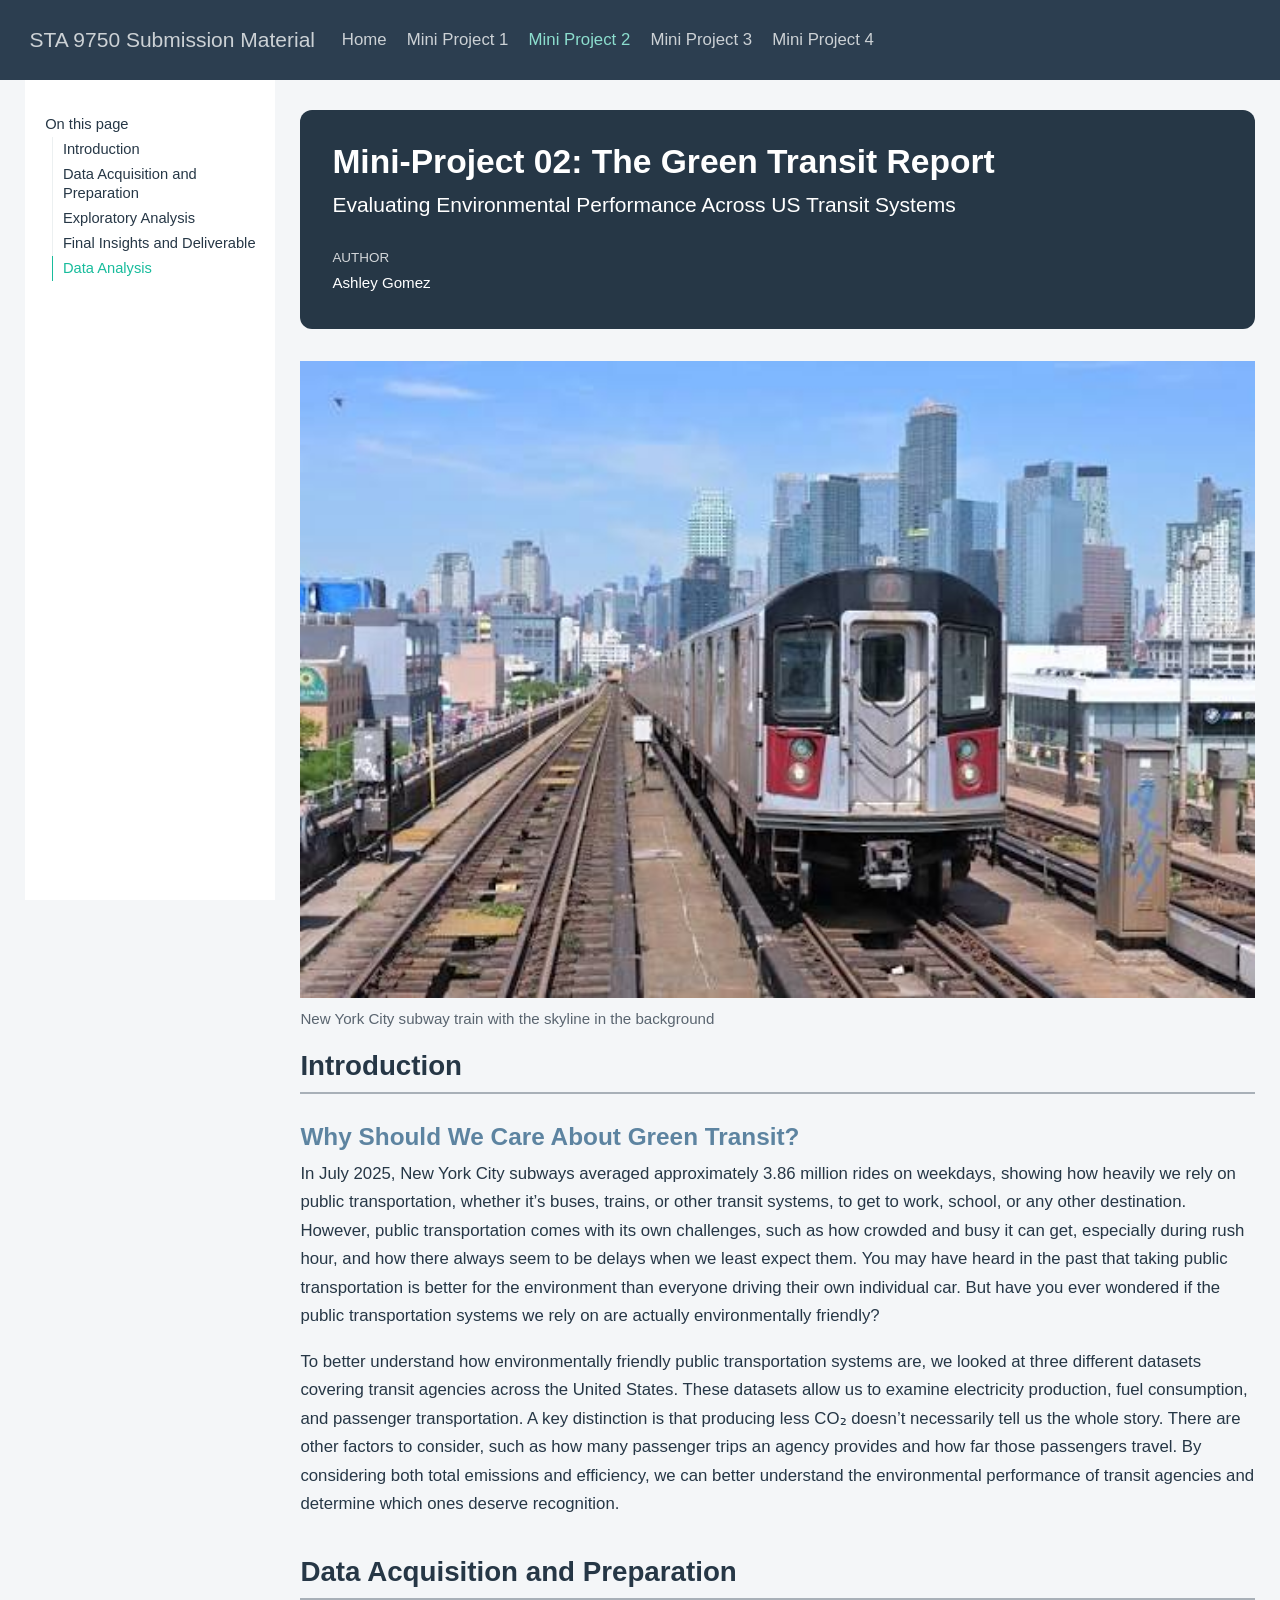
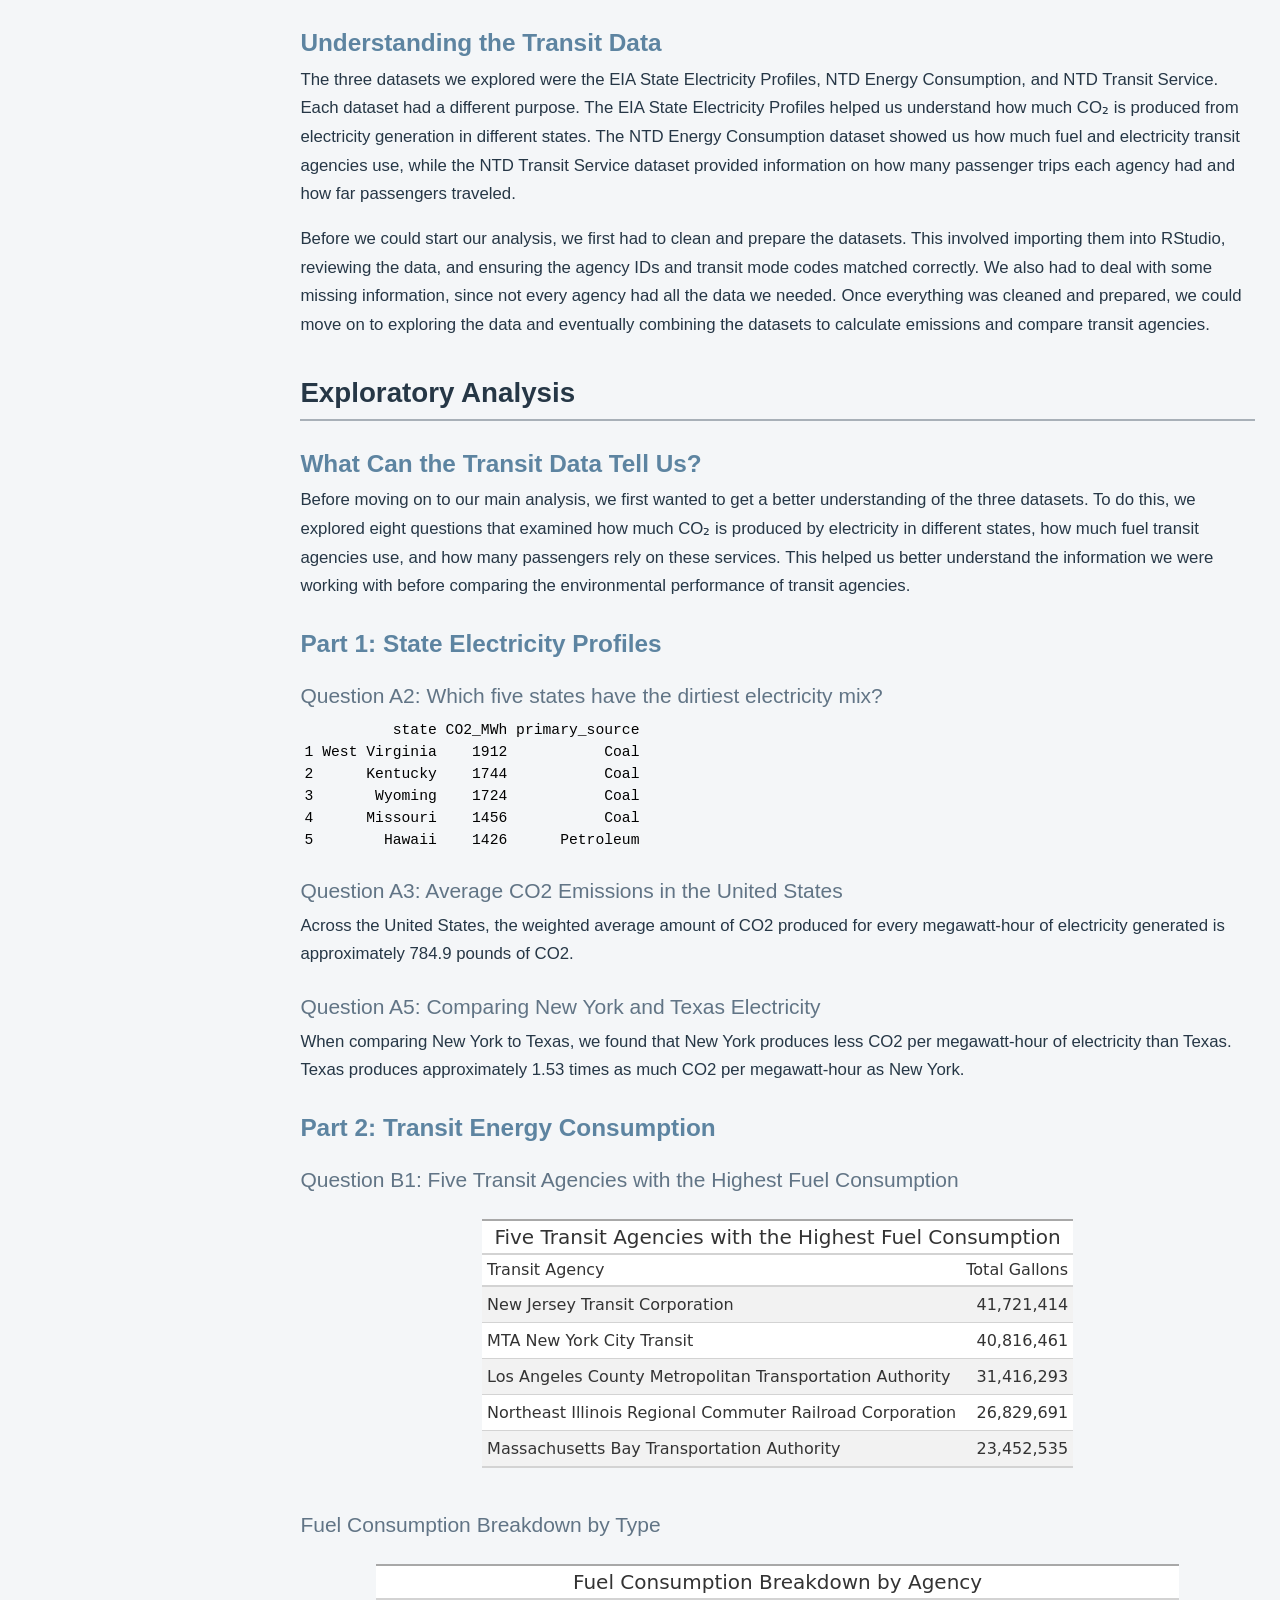
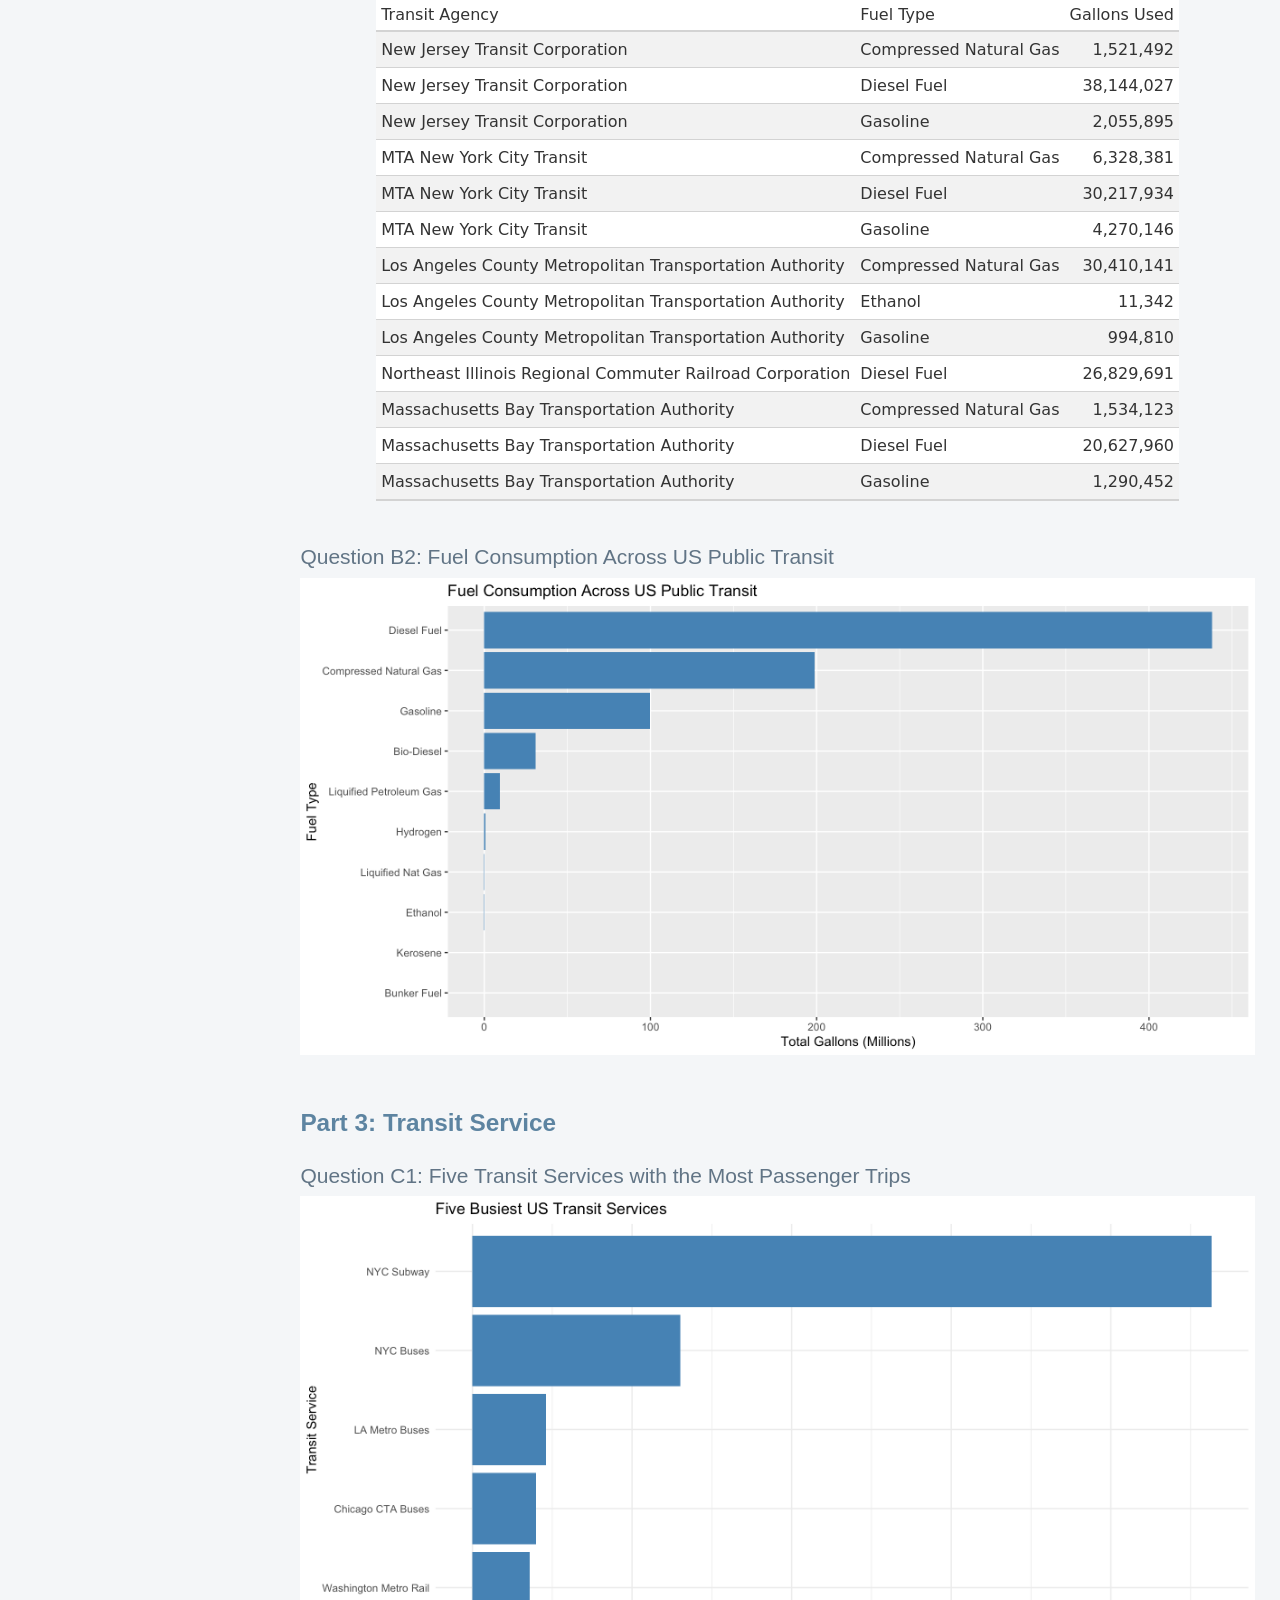
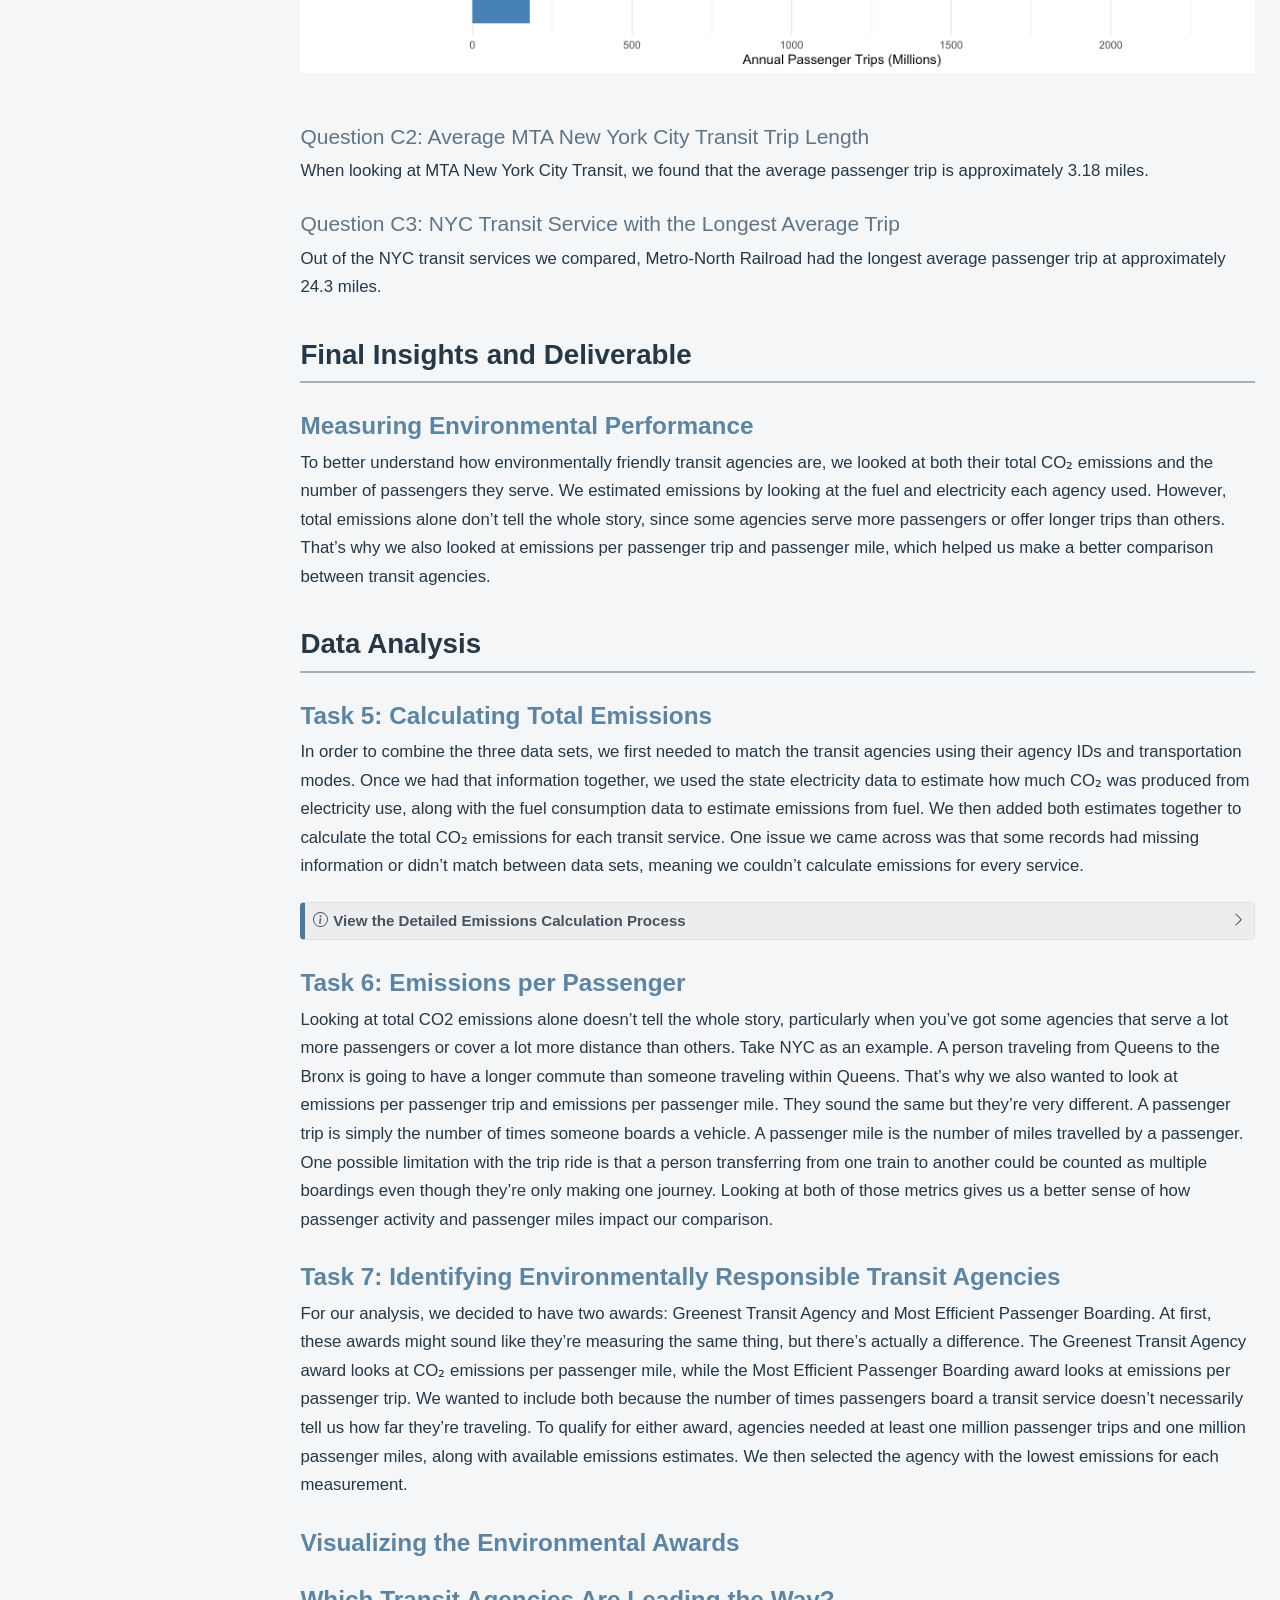
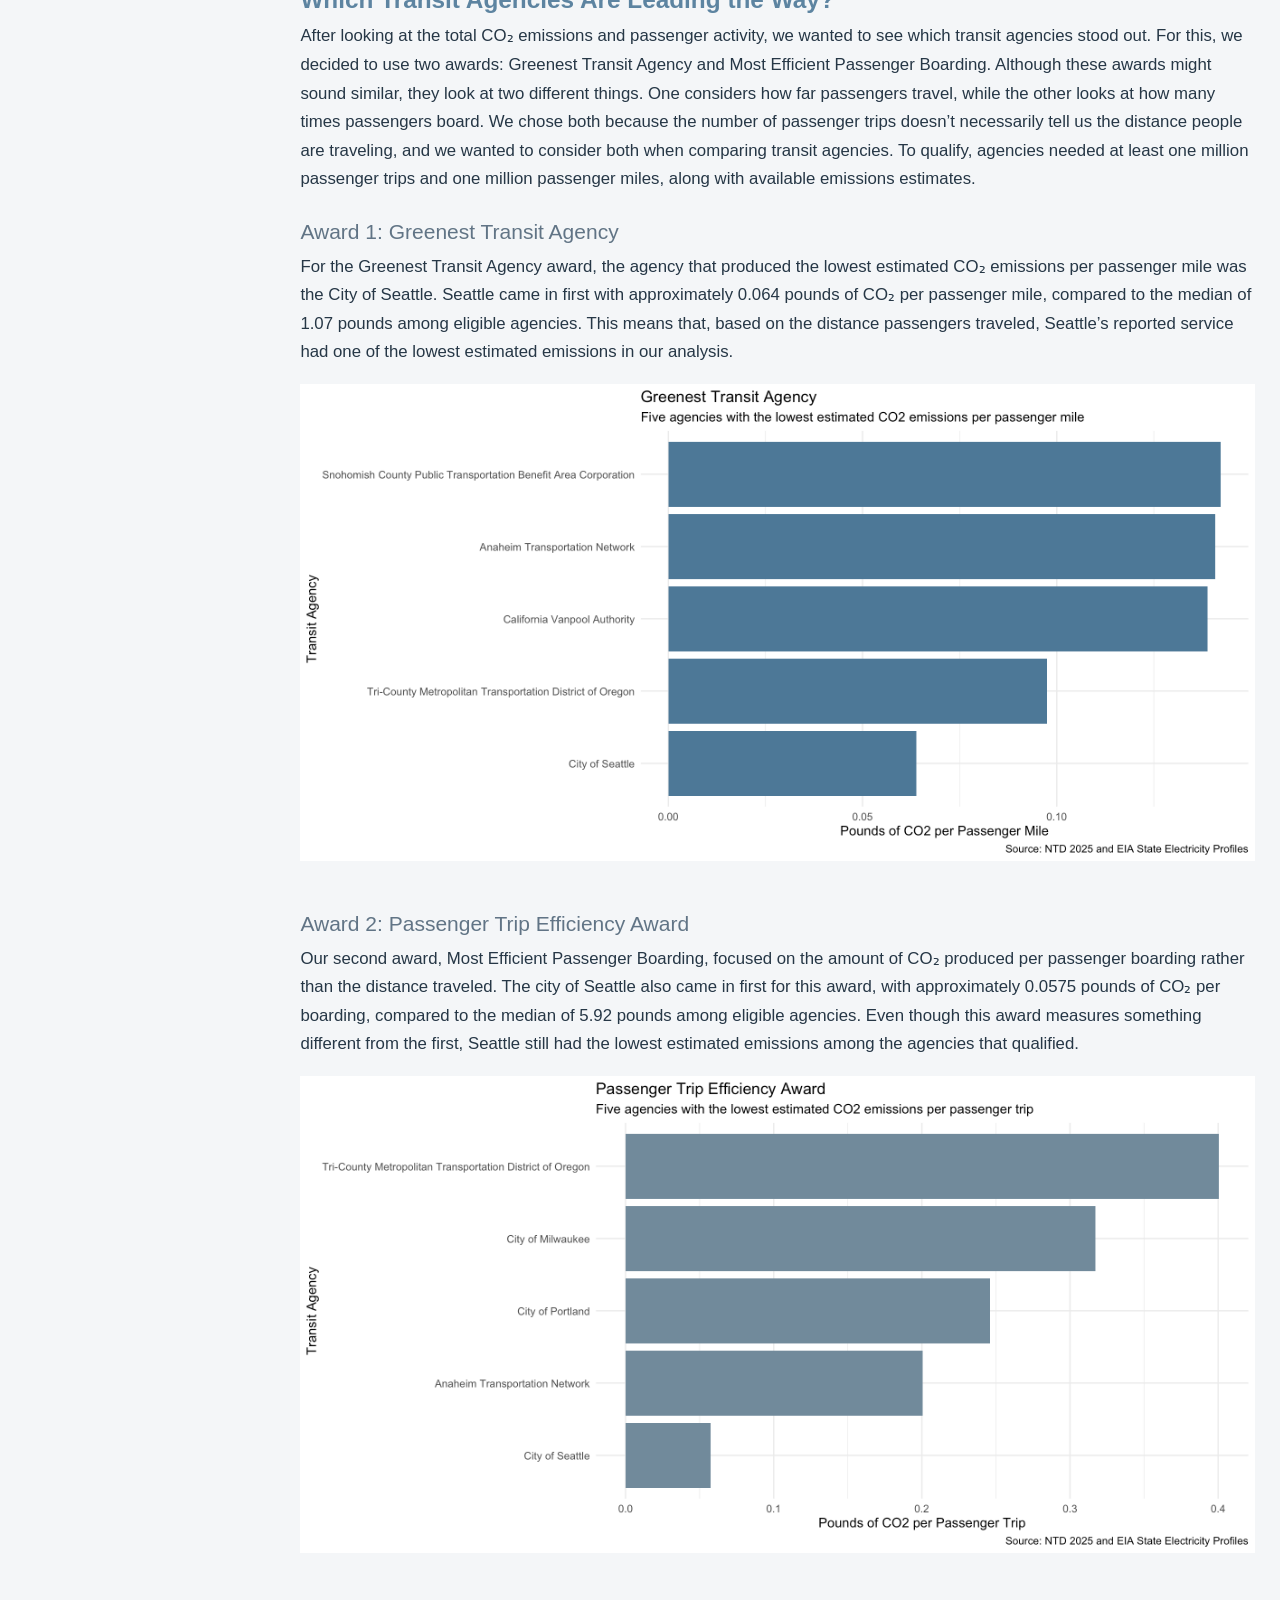
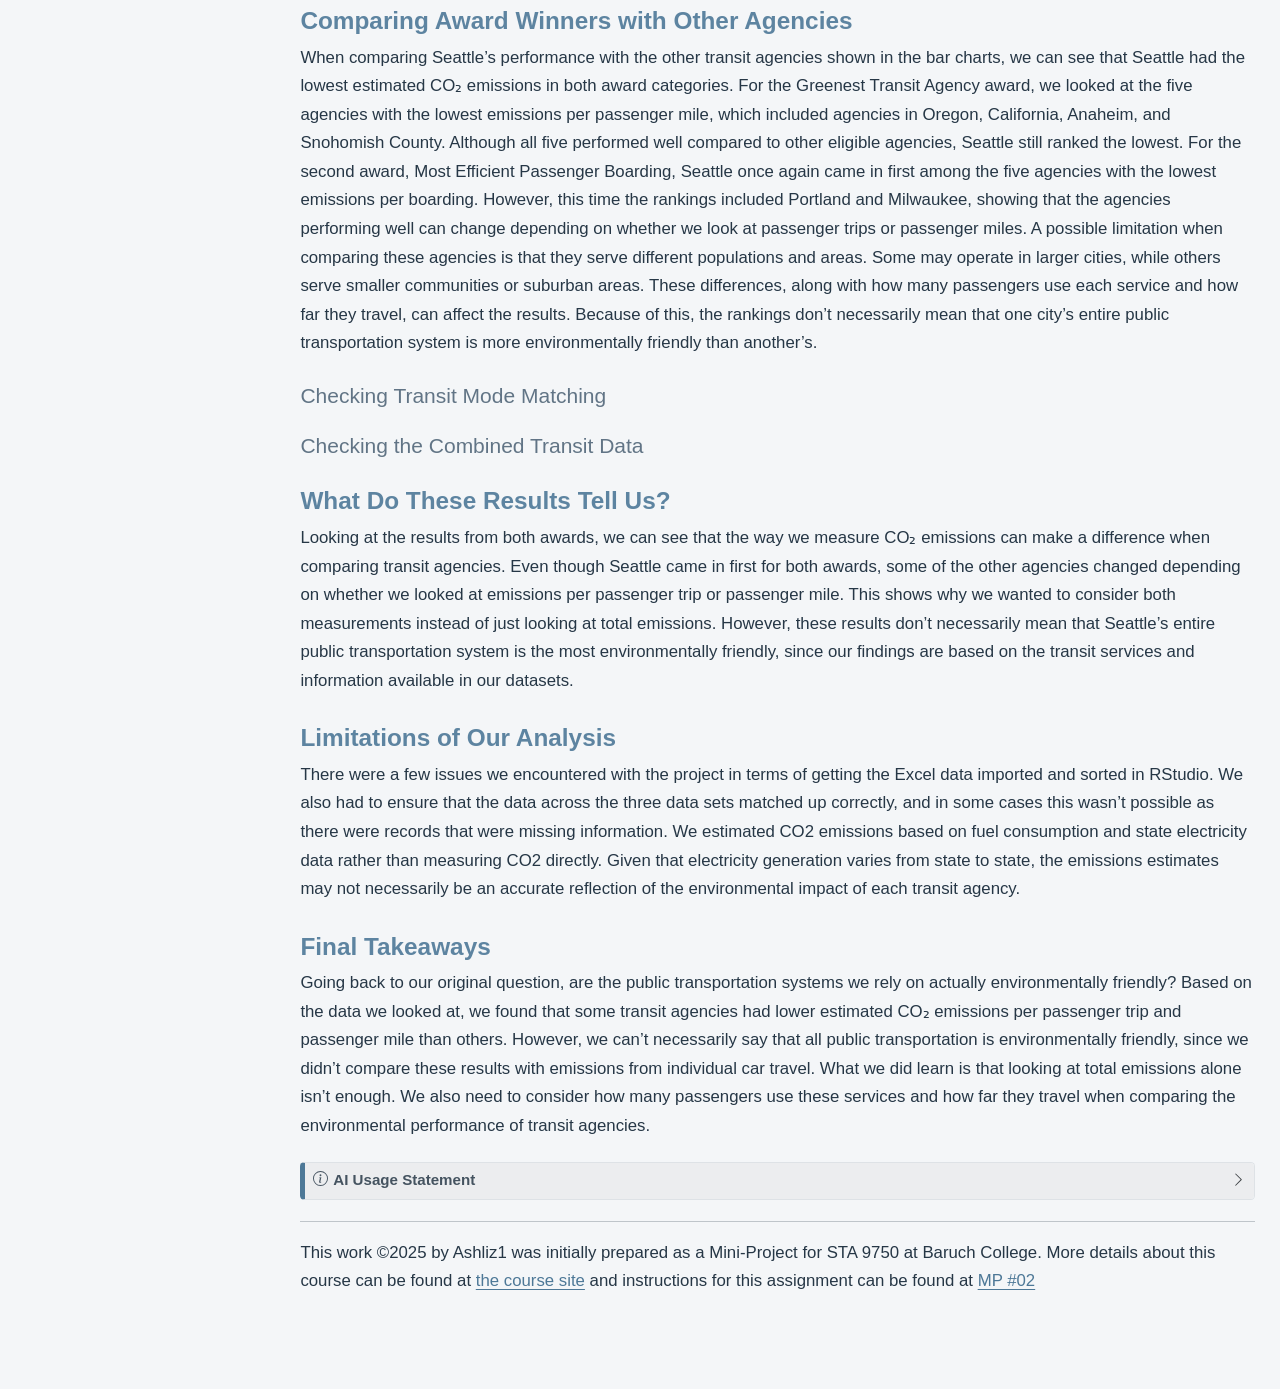
<file: docs/mp02.html>
<!DOCTYPE html>
<html xmlns="http://www.w3.org/1999/xhtml" lang="en" xml:lang="en"><head>

<meta charset="utf-8">
<meta name="generator" content="quarto-1.10.18">

<meta name="viewport" content="width=device-width, initial-scale=1.0, user-scalable=yes">

<meta name="author" content="Ashley Gomez">

<title>Mini-Project 02: The Green Transit Report – STA 9750 Submission Material</title>
<style>
/* Default styles provided by pandoc.
** See https://pandoc.org/MANUAL.html#variables-for-html for config info.
*/
span.smallcaps{font-variant: small-caps;}
div.columns{display: flex; gap: 1.5em;}
div.column{flex: auto;}
@media screen {
div.columns{gap: min(4vw, 1.5em);}
div.column{overflow-x: auto;}
}
div.hanging-indent{margin-left: 1.5em; text-indent: -1.5em;}
ul.task-list{list-style: none;}
ul.task-list li input[type="checkbox"] {
  width: 0.8em;
  margin: 0 0.8em 0.2em -1em; /* quarto-specific, see https://github.com/quarto-dev/quarto-cli/issues/4556 */ 
  vertical-align: middle;
}
</style>


<script src="site_libs/quarto-nav/quarto-nav.js"></script>
<script src="site_libs/quarto-nav/headroom.min.js"></script>
<script src="site_libs/clipboard/clipboard.min.js"></script>
<script src="site_libs/quarto-search/autocomplete.umd.js"></script>
<script src="site_libs/quarto-search/fuse.min.js"></script>
<script src="site_libs/quarto-search/quarto-search.js"></script>
<meta name="quarto:offset" content="./">
<script src="site_libs/quarto-html/quarto.js" type="module"></script>
<script src="site_libs/quarto-html/tabsets/tabsets.js" type="module"></script>
<script src="site_libs/quarto-html/popper.min.js"></script>
<script src="site_libs/quarto-html/tippy.umd.min.js"></script>
<script src="site_libs/quarto-html/anchor.min.js"></script>
<link href="site_libs/quarto-html/tippy.css" rel="stylesheet">
<link href="site_libs/quarto-html/quarto-syntax-highlighting-64a204ab8560d761af7679ceaba22944.css" rel="stylesheet" id="quarto-text-highlighting-styles">
<script src="site_libs/bootstrap/bootstrap.min.js"></script>
<link href="site_libs/bootstrap/bootstrap-icons.css" rel="stylesheet">
<link href="site_libs/bootstrap/bootstrap-f855831b9d69b0baad17d06baa4b10db.min.css" rel="stylesheet" append-hash="true" id="quarto-bootstrap" data-mode="light">
<script id="quarto-search-options" type="application/json">{
  "location": "navbar",
  "copy-button": false,
  "collapse-after": 3,
  "panel-placement": "end",
  "type": "overlay",
  "limit": 50,
  "keyboard-shortcut": [
    "f",
    "/",
    "s"
  ],
  "show-item-context": false,
  "language": {
    "search-no-results-text": "No results",
    "search-matching-documents-text": "matching documents",
    "search-copy-link-title": "Copy link to search",
    "search-hide-matches-text": "Hide additional matches",
    "search-more-match-text": "more match in this document",
    "search-more-matches-text": "more matches in this document",
    "search-clear-button-title": "Clear",
    "search-text-placeholder": "",
    "search-detached-cancel-button-title": "Cancel",
    "search-submit-button-title": "Submit",
    "search-label": "Search"
  }
}</script>


<link rel="stylesheet" href="silver-line.css">
</head>

<body class="floating nav-fixed quarto-light">

<div id="quarto-search-results"></div>
  <header id="quarto-header" class="headroom fixed-top">
    <nav class="navbar navbar-expand-lg " data-bs-theme="dark">
      <div class="navbar-container container-fluid">
      <div class="navbar-brand-container mx-auto">
    <a class="navbar-brand" href="./index.html">
    <span class="navbar-title">STA 9750 Submission Material</span>
    </a>
  </div>
          <button class="navbar-toggler" type="button" data-bs-toggle="collapse" data-bs-target="#navbarCollapse" aria-controls="navbarCollapse" role="menu" aria-expanded="false" aria-label="Toggle navigation" onclick="if (window.quartoToggleHeadroom) { window.quartoToggleHeadroom(); }">
  <span class="navbar-toggler-icon"></span>
</button>
          <div class="collapse navbar-collapse" id="navbarCollapse">
            <ul class="navbar-nav navbar-nav-scroll me-auto">
  <li class="nav-item">
    <a class="nav-link" href="./index.html"> 
<span class="menu-text">Home</span></a>
  </li>  
  <li class="nav-item">
    <a class="nav-link" href="./mp01.html"> 
<span class="menu-text">Mini Project 1</span></a>
  </li>  
  <li class="nav-item">
    <a class="nav-link active" href="./mp02.html" aria-current="page"> 
<span class="menu-text">Mini Project 2</span></a>
  </li>  
  <li class="nav-item">
    <a class="nav-link" href="./mp03.html"> 
<span class="menu-text">Mini Project 3</span></a>
  </li>  
  <li class="nav-item">
    <a class="nav-link" href="./mp04.html"> 
<span class="menu-text">Mini Project 4</span></a>
  </li>  
</ul>
          </div> <!-- /navcollapse -->
            <div class="quarto-navbar-tools">
</div>
      </div> <!-- /container-fluid -->
    </nav>
</header>
<!-- content -->
<div id="quarto-content" class="quarto-container page-columns page-rows-contents page-layout-full page-navbar">
<!-- sidebar -->
  <nav id="quarto-sidebar" class="sidebar collapse collapse-horizontal quarto-sidebar-collapse-item sidebar-navigation floating overflow-auto">
    <nav id="TOC" role="doc-toc" class="toc-active">
    <h2 id="toc-title">On this page</h2>
   
  <ul class="collapse">
  <li><a href="#introduction" id="toc-introduction" class="nav-link active" data-scroll-target="#introduction">Introduction</a></li>
  <li><a href="#data-acquisition-and-preparation" id="toc-data-acquisition-and-preparation" class="nav-link" data-scroll-target="#data-acquisition-and-preparation">Data Acquisition and Preparation</a></li>
  <li><a href="#exploratory-analysis" id="toc-exploratory-analysis" class="nav-link" data-scroll-target="#exploratory-analysis">Exploratory Analysis</a></li>
  <li><a href="#final-insights-and-deliverable" id="toc-final-insights-and-deliverable" class="nav-link" data-scroll-target="#final-insights-and-deliverable">Final Insights and Deliverable</a></li>
  <li><a href="#data-analysis" id="toc-data-analysis" class="nav-link" data-scroll-target="#data-analysis">Data Analysis</a></li>
  </ul>
</nav>
</nav>
<div id="quarto-sidebar-glass" class="quarto-sidebar-collapse-item" data-bs-toggle="collapse" data-bs-target=".quarto-sidebar-collapse-item"></div>
<!-- margin-sidebar -->
    <div id="quarto-margin-sidebar" class="sidebar margin-sidebar zindex-bottom">
    </div>
<!-- main -->
<main class="content column-page-right" id="quarto-document-content">

<header id="title-block-header" class="quarto-title-block default">
<div class="quarto-title">
<h1 class="title">Mini-Project 02: The Green Transit Report</h1>
<p class="subtitle lead">Evaluating Environmental Performance Across US Transit Systems</p>
</div>



<div class="quarto-title-meta column-page-right">

    <div>
    <div class="quarto-title-meta-heading">Author</div>
    <div class="quarto-title-meta-contents">
             <p>Ashley Gomez </p>
          </div>
  </div>
    
  
    
  </div>
  


</header>


<div class="quarto-figure quarto-figure-center">
<figure class="figure">
<p><img src="images/images.jpg" class="img-fluid figure-img" style="width:100.0%"></p>
<figcaption>New York City subway train with the skyline in the background</figcaption>
</figure>
</div>
<section id="introduction" class="level2">
<h2 class="anchored" data-anchor-id="introduction">Introduction</h2>
<section id="why-should-we-care-about-green-transit" class="level3 unnumbered unlisted">
<h3 class="unnumbered unlisted anchored" data-anchor-id="why-should-we-care-about-green-transit">Why Should We Care About Green Transit?</h3>
<p>In July 2025, New York City subways averaged approximately 3.86 million rides on weekdays, showing how heavily we rely on public transportation, whether it’s buses, trains, or other transit systems, to get to work, school, or any other destination. However, public transportation comes with its own challenges, such as how crowded and busy it can get, especially during rush hour, and how there always seem to be delays when we least expect them. You may have heard in the past that taking public transportation is better for the environment than everyone driving their own individual car. But have you ever wondered if the public transportation systems we rely on are actually environmentally friendly?</p>
<p>To better understand how environmentally friendly public transportation systems are, we looked at three different datasets covering transit agencies across the United States. These datasets allow us to examine electricity production, fuel consumption, and passenger transportation. A key distinction is that producing less CO₂ doesn’t necessarily tell us the whole story. There are other factors to consider, such as how many passenger trips an agency provides and how far those passengers travel. By considering both total emissions and efficiency, we can better understand the environmental performance of transit agencies and determine which ones deserve recognition.</p>
</section>
</section>
<section id="data-acquisition-and-preparation" class="level2">
<h2 class="anchored" data-anchor-id="data-acquisition-and-preparation">Data Acquisition and Preparation</h2>
<section id="understanding-the-transit-data" class="level3 unnumbered unlisted">
<h3 class="unnumbered unlisted anchored" data-anchor-id="understanding-the-transit-data">Understanding the Transit Data</h3>
<p>The three datasets we explored were the EIA State Electricity Profiles, NTD Energy Consumption, and NTD Transit Service. Each dataset had a different purpose. The EIA State Electricity Profiles helped us understand how much CO₂ is produced from electricity generation in different states. The NTD Energy Consumption dataset showed us how much fuel and electricity transit agencies use, while the NTD Transit Service dataset provided information on how many passenger trips each agency had and how far passengers traveled.</p>
<p>Before we could start our analysis, we first had to clean and prepare the datasets. This involved importing them into RStudio, reviewing the data, and ensuring the agency IDs and transit mode codes matched correctly. We also had to deal with some missing information, since not every agency had all the data we needed. Once everything was cleaned and prepared, we could move on to exploring the data and eventually combining the datasets to calculate emissions and compare transit agencies.</p>
<!-- State Electricity Profiles: Downloading and preparing EIA electricity data -->
<!-- Energy Consumption: NTD energy data -->
<!-- Transit Service Provided: NTD service data -->
<!-- Initial Data Inspection: Checking imported datasets -->
<!-- Data Cleaning: Recoding transit modes -->
</section>
</section>
<section id="exploratory-analysis" class="level2">
<h2 class="anchored" data-anchor-id="exploratory-analysis">Exploratory Analysis</h2>
<section id="what-can-the-transit-data-tell-us" class="level3 unnumbered unlisted">
<h3 class="unnumbered unlisted anchored" data-anchor-id="what-can-the-transit-data-tell-us">What Can the Transit Data Tell Us?</h3>
<p>Before moving on to our main analysis, we first wanted to get a better understanding of the three datasets. To do this, we explored eight questions that examined how much CO₂ is produced by electricity in different states, how much fuel transit agencies use, and how many passengers rely on these services. This helped us better understand the information we were working with before comparing the environmental performance of transit agencies.</p>
</section>
<section id="part-1-state-electricity-profiles" class="level3">
<h3 class="anchored" data-anchor-id="part-1-state-electricity-profiles">Part 1: State Electricity Profiles</h3>
<section id="question-a2-which-five-states-have-the-dirtiest-electricity-mix" class="level4">
<h4 class="anchored" data-anchor-id="question-a2-which-five-states-have-the-dirtiest-electricity-mix">Question A2: Which five states have the dirtiest electricity mix?</h4>
<div class="cell">
<div class="cell-output cell-output-stdout">
<pre><code>          state CO2_MWh primary_source
1 West Virginia    1912           Coal
2      Kentucky    1744           Coal
3       Wyoming    1724           Coal
4      Missouri    1456           Coal
5        Hawaii    1426      Petroleum</code></pre>
</div>
</div>
</section>
<section id="question-a3-average-co2-emissions-in-the-united-states" class="level4">
<h4 class="anchored" data-anchor-id="question-a3-average-co2-emissions-in-the-united-states">Question A3: Average CO2 Emissions in the United States</h4>
<p>Across the United States, the weighted average amount of CO2 produced for every megawatt-hour of electricity generated is approximately 784.9 pounds of CO2.</p>
</section>
<section id="question-a5-comparing-new-york-and-texas-electricity" class="level4">
<h4 class="anchored" data-anchor-id="question-a5-comparing-new-york-and-texas-electricity">Question A5: Comparing New York and Texas Electricity</h4>
<p>When comparing New York to Texas, we found that New York produces less CO2 per megawatt-hour of electricity than Texas. Texas produces approximately 1.53 times as much CO2 per megawatt-hour as New York.</p>
</section>
</section>
<section id="part-2-transit-energy-consumption" class="level3">
<h3 class="anchored" data-anchor-id="part-2-transit-energy-consumption">Part 2: Transit Energy Consumption</h3>
<section id="question-b1-five-transit-agencies-with-the-highest-fuel-consumption" class="level4">
<h4 class="anchored" data-anchor-id="question-b1-five-transit-agencies-with-the-highest-fuel-consumption">Question B1: Five Transit Agencies with the Highest Fuel Consumption</h4>
<div class="cell">
<div class="cell-output-display">
<div id="ciyzhgqjkz" style="padding-left:0px;padding-right:0px;padding-top:10px;padding-bottom:10px;overflow-x:auto;overflow-y:auto;width:auto;height:auto;">
<style>#ciyzhgqjkz table {
  font-family: system-ui, 'Segoe UI', Roboto, Helvetica, Arial, sans-serif, 'Apple Color Emoji', 'Segoe UI Emoji', 'Segoe UI Symbol', 'Noto Color Emoji';
  -webkit-font-smoothing: antialiased;
  -moz-osx-font-smoothing: grayscale;
}

#ciyzhgqjkz thead, #ciyzhgqjkz tbody, #ciyzhgqjkz tfoot, #ciyzhgqjkz tr, #ciyzhgqjkz td, #ciyzhgqjkz th {
  border-style: none;
}

#ciyzhgqjkz p {
  margin: 0;
  padding: 0;
}

#ciyzhgqjkz .gt_table {
  display: table;
  border-collapse: collapse;
  line-height: normal;
  margin-left: auto;
  margin-right: auto;
  color: #333333;
  font-size: 16px;
  font-weight: normal;
  font-style: normal;
  background-color: #FFFFFF;
  width: auto;
  border-top-style: solid;
  border-top-width: 2px;
  border-top-color: #A8A8A8;
  border-right-style: none;
  border-right-width: 2px;
  border-right-color: #D3D3D3;
  border-bottom-style: solid;
  border-bottom-width: 2px;
  border-bottom-color: #A8A8A8;
  border-left-style: none;
  border-left-width: 2px;
  border-left-color: #D3D3D3;
}

#ciyzhgqjkz .gt_caption {
  padding-top: 4px;
  padding-bottom: 4px;
}

#ciyzhgqjkz .gt_title {
  color: #333333;
  font-size: 125%;
  font-weight: initial;
  padding-top: 4px;
  padding-bottom: 4px;
  padding-left: 5px;
  padding-right: 5px;
  border-bottom-color: #FFFFFF;
  border-bottom-width: 0;
}

#ciyzhgqjkz .gt_subtitle {
  color: #333333;
  font-size: 85%;
  font-weight: initial;
  padding-top: 3px;
  padding-bottom: 5px;
  padding-left: 5px;
  padding-right: 5px;
  border-top-color: #FFFFFF;
  border-top-width: 0;
}

#ciyzhgqjkz .gt_heading {
  background-color: #FFFFFF;
  text-align: center;
  border-bottom-color: #FFFFFF;
  border-left-style: none;
  border-left-width: 1px;
  border-left-color: #D3D3D3;
  border-right-style: none;
  border-right-width: 1px;
  border-right-color: #D3D3D3;
}

#ciyzhgqjkz .gt_bottom_border {
  border-bottom-style: solid;
  border-bottom-width: 2px;
  border-bottom-color: #D3D3D3;
}

#ciyzhgqjkz .gt_col_headings {
  border-top-style: solid;
  border-top-width: 2px;
  border-top-color: #D3D3D3;
  border-bottom-style: solid;
  border-bottom-width: 2px;
  border-bottom-color: #D3D3D3;
  border-left-style: none;
  border-left-width: 1px;
  border-left-color: #D3D3D3;
  border-right-style: none;
  border-right-width: 1px;
  border-right-color: #D3D3D3;
}

#ciyzhgqjkz .gt_col_heading {
  color: #333333;
  background-color: #FFFFFF;
  font-size: 100%;
  font-weight: normal;
  text-transform: inherit;
  border-left-style: none;
  border-left-width: 1px;
  border-left-color: #D3D3D3;
  border-right-style: none;
  border-right-width: 1px;
  border-right-color: #D3D3D3;
  vertical-align: bottom;
  padding-top: 5px;
  padding-bottom: 6px;
  padding-left: 5px;
  padding-right: 5px;
  overflow-x: hidden;
}

#ciyzhgqjkz .gt_column_spanner_outer {
  color: #333333;
  background-color: #FFFFFF;
  font-size: 100%;
  font-weight: normal;
  text-transform: inherit;
  padding-top: 0;
  padding-bottom: 0;
  padding-left: 4px;
  padding-right: 4px;
}

#ciyzhgqjkz .gt_column_spanner_outer:first-child {
  padding-left: 0;
}

#ciyzhgqjkz .gt_column_spanner_outer:last-child {
  padding-right: 0;
}

#ciyzhgqjkz .gt_column_spanner {
  border-bottom-style: solid;
  border-bottom-width: 2px;
  border-bottom-color: #D3D3D3;
  vertical-align: bottom;
  padding-top: 5px;
  padding-bottom: 5px;
  overflow-x: hidden;
  display: inline-block;
  width: 100%;
}

#ciyzhgqjkz .gt_spanner_row {
  border-bottom-style: hidden;
}

#ciyzhgqjkz .gt_group_heading {
  padding-top: 8px;
  padding-bottom: 8px;
  padding-left: 5px;
  padding-right: 5px;
  color: #333333;
  background-color: #FFFFFF;
  font-size: 100%;
  font-weight: initial;
  text-transform: inherit;
  border-top-style: solid;
  border-top-width: 2px;
  border-top-color: #D3D3D3;
  border-bottom-style: solid;
  border-bottom-width: 2px;
  border-bottom-color: #D3D3D3;
  border-left-style: none;
  border-left-width: 1px;
  border-left-color: #D3D3D3;
  border-right-style: none;
  border-right-width: 1px;
  border-right-color: #D3D3D3;
  vertical-align: middle;
  text-align: left;
}

#ciyzhgqjkz .gt_empty_group_heading {
  padding: 0.5px;
  color: #333333;
  background-color: #FFFFFF;
  font-size: 100%;
  font-weight: initial;
  border-top-style: solid;
  border-top-width: 2px;
  border-top-color: #D3D3D3;
  border-bottom-style: solid;
  border-bottom-width: 2px;
  border-bottom-color: #D3D3D3;
  vertical-align: middle;
}

#ciyzhgqjkz .gt_from_md > :first-child {
  margin-top: 0;
}

#ciyzhgqjkz .gt_from_md > :last-child {
  margin-bottom: 0;
}

#ciyzhgqjkz .gt_row {
  padding-top: 8px;
  padding-bottom: 8px;
  padding-left: 5px;
  padding-right: 5px;
  margin: 10px;
  border-top-style: solid;
  border-top-width: 1px;
  border-top-color: #D3D3D3;
  border-left-style: none;
  border-left-width: 1px;
  border-left-color: #D3D3D3;
  border-right-style: none;
  border-right-width: 1px;
  border-right-color: #D3D3D3;
  vertical-align: middle;
  overflow-x: hidden;
}

#ciyzhgqjkz .gt_stub {
  color: #333333;
  background-color: #FFFFFF;
  font-size: 100%;
  font-weight: initial;
  text-transform: inherit;
  border-right-style: solid;
  border-right-width: 2px;
  border-right-color: #D3D3D3;
  padding-left: 5px;
  padding-right: 5px;
}

#ciyzhgqjkz .gt_stub_row_group {
  color: #333333;
  background-color: #FFFFFF;
  font-size: 100%;
  font-weight: initial;
  text-transform: inherit;
  border-right-style: solid;
  border-right-width: 2px;
  border-right-color: #D3D3D3;
  padding-left: 5px;
  padding-right: 5px;
  vertical-align: top;
}

#ciyzhgqjkz .gt_row_group_first td {
  border-top-width: 2px;
}

#ciyzhgqjkz .gt_row_group_first th {
  border-top-width: 2px;
}

#ciyzhgqjkz .gt_summary_row {
  color: #333333;
  background-color: #FFFFFF;
  text-transform: inherit;
  padding-top: 8px;
  padding-bottom: 8px;
  padding-left: 5px;
  padding-right: 5px;
}

#ciyzhgqjkz .gt_first_summary_row {
  border-top-style: solid;
  border-top-color: #D3D3D3;
}

#ciyzhgqjkz .gt_first_summary_row.thick {
  border-top-width: 2px;
}

#ciyzhgqjkz .gt_last_summary_row {
  padding-top: 8px;
  padding-bottom: 8px;
  padding-left: 5px;
  padding-right: 5px;
  border-bottom-style: solid;
  border-bottom-width: 2px;
  border-bottom-color: #D3D3D3;
}

#ciyzhgqjkz .gt_grand_summary_row {
  color: #333333;
  background-color: #FFFFFF;
  text-transform: inherit;
  padding-top: 8px;
  padding-bottom: 8px;
  padding-left: 5px;
  padding-right: 5px;
}

#ciyzhgqjkz .gt_first_grand_summary_row {
  padding-top: 8px;
  padding-bottom: 8px;
  padding-left: 5px;
  padding-right: 5px;
  border-top-style: double;
  border-top-width: 6px;
  border-top-color: #D3D3D3;
}

#ciyzhgqjkz .gt_last_grand_summary_row_top {
  padding-top: 8px;
  padding-bottom: 8px;
  padding-left: 5px;
  padding-right: 5px;
  border-bottom-style: double;
  border-bottom-width: 6px;
  border-bottom-color: #D3D3D3;
}

#ciyzhgqjkz .gt_striped {
  background-color: rgba(128, 128, 128, 0.05);
}

#ciyzhgqjkz .gt_table_body {
  border-top-style: solid;
  border-top-width: 2px;
  border-top-color: #D3D3D3;
  border-bottom-style: solid;
  border-bottom-width: 2px;
  border-bottom-color: #D3D3D3;
}

#ciyzhgqjkz .gt_footnotes {
  color: #333333;
  background-color: #FFFFFF;
  border-bottom-style: none;
  border-bottom-width: 2px;
  border-bottom-color: #D3D3D3;
  border-left-style: none;
  border-left-width: 2px;
  border-left-color: #D3D3D3;
  border-right-style: none;
  border-right-width: 2px;
  border-right-color: #D3D3D3;
}

#ciyzhgqjkz .gt_footnote {
  margin: 0px;
  font-size: 90%;
  padding-top: 4px;
  padding-bottom: 4px;
  padding-left: 5px;
  padding-right: 5px;
}

#ciyzhgqjkz .gt_sourcenotes {
  color: #333333;
  background-color: #FFFFFF;
  border-bottom-style: none;
  border-bottom-width: 2px;
  border-bottom-color: #D3D3D3;
  border-left-style: none;
  border-left-width: 2px;
  border-left-color: #D3D3D3;
  border-right-style: none;
  border-right-width: 2px;
  border-right-color: #D3D3D3;
}

#ciyzhgqjkz .gt_sourcenote {
  font-size: 90%;
  padding-top: 4px;
  padding-bottom: 4px;
  padding-left: 5px;
  padding-right: 5px;
}

#ciyzhgqjkz .gt_left {
  text-align: left;
}

#ciyzhgqjkz .gt_center {
  text-align: center;
}

#ciyzhgqjkz .gt_right {
  text-align: right;
  font-variant-numeric: tabular-nums;
}

#ciyzhgqjkz .gt_font_normal {
  font-weight: normal;
}

#ciyzhgqjkz .gt_font_bold {
  font-weight: bold;
}

#ciyzhgqjkz .gt_font_italic {
  font-style: italic;
}

#ciyzhgqjkz .gt_super {
  font-size: 65%;
}

#ciyzhgqjkz .gt_footnote_marks {
  font-size: 75%;
  vertical-align: 0.4em;
  position: initial;
}

#ciyzhgqjkz .gt_asterisk {
  font-size: 100%;
  vertical-align: 0;
}

#ciyzhgqjkz .gt_indent_1 {
  text-indent: 5px;
}

#ciyzhgqjkz .gt_indent_2 {
  text-indent: 10px;
}

#ciyzhgqjkz .gt_indent_3 {
  text-indent: 15px;
}

#ciyzhgqjkz .gt_indent_4 {
  text-indent: 20px;
}

#ciyzhgqjkz .gt_indent_5 {
  text-indent: 25px;
}

#ciyzhgqjkz .katex-display {
  display: inline-flex !important;
  margin-bottom: 0.75em !important;
}

#ciyzhgqjkz div.Reactable > div.rt-table > div.rt-thead > div.rt-tr.rt-tr-group-header > div.rt-th-group:after {
  height: 0px !important;
}
</style>

<table class="gt_table caption-top table table-sm table-striped small" data-quarto-bootstrap="false">
<thead>
<tr class="gt_heading header">
<td colspan="2" class="gt_heading gt_title gt_font_normal gt_bottom_border">Five Transit Agencies with the Highest Fuel Consumption</td>
</tr>
<tr class="gt_col_headings even">
<th id="Agency-Name" class="gt_col_heading gt_columns_bottom_border gt_left" data-quarto-table-cell-role="th" scope="col">Transit Agency</th>
<th id="total_gallons" class="gt_col_heading gt_columns_bottom_border gt_right" data-quarto-table-cell-role="th" scope="col">Total Gallons</th>
</tr>
</thead>
<tbody class="gt_table_body">
<tr class="odd">
<td class="gt_row gt_left" headers="Agency-Name">New Jersey Transit Corporation</td>
<td class="gt_row gt_right" headers="total_gallons">41,721,414</td>
</tr>
<tr class="even">
<td class="gt_row gt_left" headers="Agency-Name">MTA New York City Transit</td>
<td class="gt_row gt_right" headers="total_gallons">40,816,461</td>
</tr>
<tr class="odd">
<td class="gt_row gt_left" headers="Agency-Name">Los Angeles County Metropolitan Transportation Authority</td>
<td class="gt_row gt_right" headers="total_gallons">31,416,293</td>
</tr>
<tr class="even">
<td class="gt_row gt_left" headers="Agency-Name">Northeast Illinois Regional Commuter Railroad Corporation</td>
<td class="gt_row gt_right" headers="total_gallons">26,829,691</td>
</tr>
<tr class="odd">
<td class="gt_row gt_left" headers="Agency-Name">Massachusetts Bay Transportation Authority</td>
<td class="gt_row gt_right" headers="total_gallons">23,452,535</td>
</tr>
</tbody>
</table>

</div>
</div>
</div>
</section>
<section id="fuel-consumption-breakdown-by-type" class="level4">
<h4 class="anchored" data-anchor-id="fuel-consumption-breakdown-by-type">Fuel Consumption Breakdown by Type</h4>
<div class="cell">
<div class="cell-output-display">
<div id="nqbtnecfyv" style="padding-left:0px;padding-right:0px;padding-top:10px;padding-bottom:10px;overflow-x:auto;overflow-y:auto;width:auto;height:auto;">
<style>#nqbtnecfyv table {
  font-family: system-ui, 'Segoe UI', Roboto, Helvetica, Arial, sans-serif, 'Apple Color Emoji', 'Segoe UI Emoji', 'Segoe UI Symbol', 'Noto Color Emoji';
  -webkit-font-smoothing: antialiased;
  -moz-osx-font-smoothing: grayscale;
}

#nqbtnecfyv thead, #nqbtnecfyv tbody, #nqbtnecfyv tfoot, #nqbtnecfyv tr, #nqbtnecfyv td, #nqbtnecfyv th {
  border-style: none;
}

#nqbtnecfyv p {
  margin: 0;
  padding: 0;
}

#nqbtnecfyv .gt_table {
  display: table;
  border-collapse: collapse;
  line-height: normal;
  margin-left: auto;
  margin-right: auto;
  color: #333333;
  font-size: 16px;
  font-weight: normal;
  font-style: normal;
  background-color: #FFFFFF;
  width: auto;
  border-top-style: solid;
  border-top-width: 2px;
  border-top-color: #A8A8A8;
  border-right-style: none;
  border-right-width: 2px;
  border-right-color: #D3D3D3;
  border-bottom-style: solid;
  border-bottom-width: 2px;
  border-bottom-color: #A8A8A8;
  border-left-style: none;
  border-left-width: 2px;
  border-left-color: #D3D3D3;
}

#nqbtnecfyv .gt_caption {
  padding-top: 4px;
  padding-bottom: 4px;
}

#nqbtnecfyv .gt_title {
  color: #333333;
  font-size: 125%;
  font-weight: initial;
  padding-top: 4px;
  padding-bottom: 4px;
  padding-left: 5px;
  padding-right: 5px;
  border-bottom-color: #FFFFFF;
  border-bottom-width: 0;
}

#nqbtnecfyv .gt_subtitle {
  color: #333333;
  font-size: 85%;
  font-weight: initial;
  padding-top: 3px;
  padding-bottom: 5px;
  padding-left: 5px;
  padding-right: 5px;
  border-top-color: #FFFFFF;
  border-top-width: 0;
}

#nqbtnecfyv .gt_heading {
  background-color: #FFFFFF;
  text-align: center;
  border-bottom-color: #FFFFFF;
  border-left-style: none;
  border-left-width: 1px;
  border-left-color: #D3D3D3;
  border-right-style: none;
  border-right-width: 1px;
  border-right-color: #D3D3D3;
}

#nqbtnecfyv .gt_bottom_border {
  border-bottom-style: solid;
  border-bottom-width: 2px;
  border-bottom-color: #D3D3D3;
}

#nqbtnecfyv .gt_col_headings {
  border-top-style: solid;
  border-top-width: 2px;
  border-top-color: #D3D3D3;
  border-bottom-style: solid;
  border-bottom-width: 2px;
  border-bottom-color: #D3D3D3;
  border-left-style: none;
  border-left-width: 1px;
  border-left-color: #D3D3D3;
  border-right-style: none;
  border-right-width: 1px;
  border-right-color: #D3D3D3;
}

#nqbtnecfyv .gt_col_heading {
  color: #333333;
  background-color: #FFFFFF;
  font-size: 100%;
  font-weight: normal;
  text-transform: inherit;
  border-left-style: none;
  border-left-width: 1px;
  border-left-color: #D3D3D3;
  border-right-style: none;
  border-right-width: 1px;
  border-right-color: #D3D3D3;
  vertical-align: bottom;
  padding-top: 5px;
  padding-bottom: 6px;
  padding-left: 5px;
  padding-right: 5px;
  overflow-x: hidden;
}

#nqbtnecfyv .gt_column_spanner_outer {
  color: #333333;
  background-color: #FFFFFF;
  font-size: 100%;
  font-weight: normal;
  text-transform: inherit;
  padding-top: 0;
  padding-bottom: 0;
  padding-left: 4px;
  padding-right: 4px;
}

#nqbtnecfyv .gt_column_spanner_outer:first-child {
  padding-left: 0;
}

#nqbtnecfyv .gt_column_spanner_outer:last-child {
  padding-right: 0;
}

#nqbtnecfyv .gt_column_spanner {
  border-bottom-style: solid;
  border-bottom-width: 2px;
  border-bottom-color: #D3D3D3;
  vertical-align: bottom;
  padding-top: 5px;
  padding-bottom: 5px;
  overflow-x: hidden;
  display: inline-block;
  width: 100%;
}

#nqbtnecfyv .gt_spanner_row {
  border-bottom-style: hidden;
}

#nqbtnecfyv .gt_group_heading {
  padding-top: 8px;
  padding-bottom: 8px;
  padding-left: 5px;
  padding-right: 5px;
  color: #333333;
  background-color: #FFFFFF;
  font-size: 100%;
  font-weight: initial;
  text-transform: inherit;
  border-top-style: solid;
  border-top-width: 2px;
  border-top-color: #D3D3D3;
  border-bottom-style: solid;
  border-bottom-width: 2px;
  border-bottom-color: #D3D3D3;
  border-left-style: none;
  border-left-width: 1px;
  border-left-color: #D3D3D3;
  border-right-style: none;
  border-right-width: 1px;
  border-right-color: #D3D3D3;
  vertical-align: middle;
  text-align: left;
}

#nqbtnecfyv .gt_empty_group_heading {
  padding: 0.5px;
  color: #333333;
  background-color: #FFFFFF;
  font-size: 100%;
  font-weight: initial;
  border-top-style: solid;
  border-top-width: 2px;
  border-top-color: #D3D3D3;
  border-bottom-style: solid;
  border-bottom-width: 2px;
  border-bottom-color: #D3D3D3;
  vertical-align: middle;
}

#nqbtnecfyv .gt_from_md > :first-child {
  margin-top: 0;
}

#nqbtnecfyv .gt_from_md > :last-child {
  margin-bottom: 0;
}

#nqbtnecfyv .gt_row {
  padding-top: 8px;
  padding-bottom: 8px;
  padding-left: 5px;
  padding-right: 5px;
  margin: 10px;
  border-top-style: solid;
  border-top-width: 1px;
  border-top-color: #D3D3D3;
  border-left-style: none;
  border-left-width: 1px;
  border-left-color: #D3D3D3;
  border-right-style: none;
  border-right-width: 1px;
  border-right-color: #D3D3D3;
  vertical-align: middle;
  overflow-x: hidden;
}

#nqbtnecfyv .gt_stub {
  color: #333333;
  background-color: #FFFFFF;
  font-size: 100%;
  font-weight: initial;
  text-transform: inherit;
  border-right-style: solid;
  border-right-width: 2px;
  border-right-color: #D3D3D3;
  padding-left: 5px;
  padding-right: 5px;
}

#nqbtnecfyv .gt_stub_row_group {
  color: #333333;
  background-color: #FFFFFF;
  font-size: 100%;
  font-weight: initial;
  text-transform: inherit;
  border-right-style: solid;
  border-right-width: 2px;
  border-right-color: #D3D3D3;
  padding-left: 5px;
  padding-right: 5px;
  vertical-align: top;
}

#nqbtnecfyv .gt_row_group_first td {
  border-top-width: 2px;
}

#nqbtnecfyv .gt_row_group_first th {
  border-top-width: 2px;
}

#nqbtnecfyv .gt_summary_row {
  color: #333333;
  background-color: #FFFFFF;
  text-transform: inherit;
  padding-top: 8px;
  padding-bottom: 8px;
  padding-left: 5px;
  padding-right: 5px;
}

#nqbtnecfyv .gt_first_summary_row {
  border-top-style: solid;
  border-top-color: #D3D3D3;
}

#nqbtnecfyv .gt_first_summary_row.thick {
  border-top-width: 2px;
}

#nqbtnecfyv .gt_last_summary_row {
  padding-top: 8px;
  padding-bottom: 8px;
  padding-left: 5px;
  padding-right: 5px;
  border-bottom-style: solid;
  border-bottom-width: 2px;
  border-bottom-color: #D3D3D3;
}

#nqbtnecfyv .gt_grand_summary_row {
  color: #333333;
  background-color: #FFFFFF;
  text-transform: inherit;
  padding-top: 8px;
  padding-bottom: 8px;
  padding-left: 5px;
  padding-right: 5px;
}

#nqbtnecfyv .gt_first_grand_summary_row {
  padding-top: 8px;
  padding-bottom: 8px;
  padding-left: 5px;
  padding-right: 5px;
  border-top-style: double;
  border-top-width: 6px;
  border-top-color: #D3D3D3;
}

#nqbtnecfyv .gt_last_grand_summary_row_top {
  padding-top: 8px;
  padding-bottom: 8px;
  padding-left: 5px;
  padding-right: 5px;
  border-bottom-style: double;
  border-bottom-width: 6px;
  border-bottom-color: #D3D3D3;
}

#nqbtnecfyv .gt_striped {
  background-color: rgba(128, 128, 128, 0.05);
}

#nqbtnecfyv .gt_table_body {
  border-top-style: solid;
  border-top-width: 2px;
  border-top-color: #D3D3D3;
  border-bottom-style: solid;
  border-bottom-width: 2px;
  border-bottom-color: #D3D3D3;
}

#nqbtnecfyv .gt_footnotes {
  color: #333333;
  background-color: #FFFFFF;
  border-bottom-style: none;
  border-bottom-width: 2px;
  border-bottom-color: #D3D3D3;
  border-left-style: none;
  border-left-width: 2px;
  border-left-color: #D3D3D3;
  border-right-style: none;
  border-right-width: 2px;
  border-right-color: #D3D3D3;
}

#nqbtnecfyv .gt_footnote {
  margin: 0px;
  font-size: 90%;
  padding-top: 4px;
  padding-bottom: 4px;
  padding-left: 5px;
  padding-right: 5px;
}

#nqbtnecfyv .gt_sourcenotes {
  color: #333333;
  background-color: #FFFFFF;
  border-bottom-style: none;
  border-bottom-width: 2px;
  border-bottom-color: #D3D3D3;
  border-left-style: none;
  border-left-width: 2px;
  border-left-color: #D3D3D3;
  border-right-style: none;
  border-right-width: 2px;
  border-right-color: #D3D3D3;
}

#nqbtnecfyv .gt_sourcenote {
  font-size: 90%;
  padding-top: 4px;
  padding-bottom: 4px;
  padding-left: 5px;
  padding-right: 5px;
}

#nqbtnecfyv .gt_left {
  text-align: left;
}

#nqbtnecfyv .gt_center {
  text-align: center;
}

#nqbtnecfyv .gt_right {
  text-align: right;
  font-variant-numeric: tabular-nums;
}

#nqbtnecfyv .gt_font_normal {
  font-weight: normal;
}

#nqbtnecfyv .gt_font_bold {
  font-weight: bold;
}

#nqbtnecfyv .gt_font_italic {
  font-style: italic;
}

#nqbtnecfyv .gt_super {
  font-size: 65%;
}

#nqbtnecfyv .gt_footnote_marks {
  font-size: 75%;
  vertical-align: 0.4em;
  position: initial;
}

#nqbtnecfyv .gt_asterisk {
  font-size: 100%;
  vertical-align: 0;
}

#nqbtnecfyv .gt_indent_1 {
  text-indent: 5px;
}

#nqbtnecfyv .gt_indent_2 {
  text-indent: 10px;
}

#nqbtnecfyv .gt_indent_3 {
  text-indent: 15px;
}

#nqbtnecfyv .gt_indent_4 {
  text-indent: 20px;
}

#nqbtnecfyv .gt_indent_5 {
  text-indent: 25px;
}

#nqbtnecfyv .katex-display {
  display: inline-flex !important;
  margin-bottom: 0.75em !important;
}

#nqbtnecfyv div.Reactable > div.rt-table > div.rt-thead > div.rt-tr.rt-tr-group-header > div.rt-th-group:after {
  height: 0px !important;
}
</style>

<table class="gt_table caption-top table table-sm table-striped small" data-quarto-bootstrap="false">
<thead>
<tr class="gt_heading header">
<td colspan="3" class="gt_heading gt_title gt_font_normal gt_bottom_border">Fuel Consumption Breakdown by Agency</td>
</tr>
<tr class="gt_col_headings even">
<th id="Agency-Name" class="gt_col_heading gt_columns_bottom_border gt_left" data-quarto-table-cell-role="th" scope="col">Transit Agency</th>
<th id="Fuel_Type" class="gt_col_heading gt_columns_bottom_border gt_left" data-quarto-table-cell-role="th" scope="col">Fuel Type</th>
<th id="Gallons" class="gt_col_heading gt_columns_bottom_border gt_right" data-quarto-table-cell-role="th" scope="col">Gallons Used</th>
</tr>
</thead>
<tbody class="gt_table_body">
<tr class="odd">
<td class="gt_row gt_left" headers="Agency-Name">New Jersey Transit Corporation</td>
<td class="gt_row gt_left" headers="Fuel_Type">Compressed Natural Gas</td>
<td class="gt_row gt_right" headers="Gallons">1,521,492</td>
</tr>
<tr class="even">
<td class="gt_row gt_left" headers="Agency-Name">New Jersey Transit Corporation</td>
<td class="gt_row gt_left" headers="Fuel_Type">Diesel Fuel</td>
<td class="gt_row gt_right" headers="Gallons">38,144,027</td>
</tr>
<tr class="odd">
<td class="gt_row gt_left" headers="Agency-Name">New Jersey Transit Corporation</td>
<td class="gt_row gt_left" headers="Fuel_Type">Gasoline</td>
<td class="gt_row gt_right" headers="Gallons">2,055,895</td>
</tr>
<tr class="even">
<td class="gt_row gt_left" headers="Agency-Name">MTA New York City Transit</td>
<td class="gt_row gt_left" headers="Fuel_Type">Compressed Natural Gas</td>
<td class="gt_row gt_right" headers="Gallons">6,328,381</td>
</tr>
<tr class="odd">
<td class="gt_row gt_left" headers="Agency-Name">MTA New York City Transit</td>
<td class="gt_row gt_left" headers="Fuel_Type">Diesel Fuel</td>
<td class="gt_row gt_right" headers="Gallons">30,217,934</td>
</tr>
<tr class="even">
<td class="gt_row gt_left" headers="Agency-Name">MTA New York City Transit</td>
<td class="gt_row gt_left" headers="Fuel_Type">Gasoline</td>
<td class="gt_row gt_right" headers="Gallons">4,270,146</td>
</tr>
<tr class="odd">
<td class="gt_row gt_left" headers="Agency-Name">Los Angeles County Metropolitan Transportation Authority</td>
<td class="gt_row gt_left" headers="Fuel_Type">Compressed Natural Gas</td>
<td class="gt_row gt_right" headers="Gallons">30,410,141</td>
</tr>
<tr class="even">
<td class="gt_row gt_left" headers="Agency-Name">Los Angeles County Metropolitan Transportation Authority</td>
<td class="gt_row gt_left" headers="Fuel_Type">Ethanol</td>
<td class="gt_row gt_right" headers="Gallons">11,342</td>
</tr>
<tr class="odd">
<td class="gt_row gt_left" headers="Agency-Name">Los Angeles County Metropolitan Transportation Authority</td>
<td class="gt_row gt_left" headers="Fuel_Type">Gasoline</td>
<td class="gt_row gt_right" headers="Gallons">994,810</td>
</tr>
<tr class="even">
<td class="gt_row gt_left" headers="Agency-Name">Northeast Illinois Regional Commuter Railroad Corporation</td>
<td class="gt_row gt_left" headers="Fuel_Type">Diesel Fuel</td>
<td class="gt_row gt_right" headers="Gallons">26,829,691</td>
</tr>
<tr class="odd">
<td class="gt_row gt_left" headers="Agency-Name">Massachusetts Bay Transportation Authority</td>
<td class="gt_row gt_left" headers="Fuel_Type">Compressed Natural Gas</td>
<td class="gt_row gt_right" headers="Gallons">1,534,123</td>
</tr>
<tr class="even">
<td class="gt_row gt_left" headers="Agency-Name">Massachusetts Bay Transportation Authority</td>
<td class="gt_row gt_left" headers="Fuel_Type">Diesel Fuel</td>
<td class="gt_row gt_right" headers="Gallons">20,627,960</td>
</tr>
<tr class="odd">
<td class="gt_row gt_left" headers="Agency-Name">Massachusetts Bay Transportation Authority</td>
<td class="gt_row gt_left" headers="Fuel_Type">Gasoline</td>
<td class="gt_row gt_right" headers="Gallons">1,290,452</td>
</tr>
</tbody>
</table>

</div>
</div>
</div>
</section>
<section id="question-b2-fuel-consumption-across-us-public-transit" class="level4">
<h4 class="anchored" data-anchor-id="question-b2-fuel-consumption-across-us-public-transit">Question B2: Fuel Consumption Across US Public Transit</h4>
<div class="cell">
<div class="cell-output-display">
<div>
<figure class="figure">
<p><img src="mp02_files/figure-html/unnamed-chunk-12-1.png" class="img-fluid figure-img" width="1056"></p>
</figure>
</div>
</div>
</div>
</section>
</section>
<section id="part-3-transit-service" class="level3">
<h3 class="anchored" data-anchor-id="part-3-transit-service">Part 3: Transit Service</h3>
<section id="question-c1-five-transit-services-with-the-most-passenger-trips" class="level4">
<h4 class="anchored" data-anchor-id="question-c1-five-transit-services-with-the-most-passenger-trips">Question C1: Five Transit Services with the Most Passenger Trips</h4>
<div class="cell">
<div class="cell-output-display">
<div>
<figure class="figure">
<p><img src="mp02_files/figure-html/unnamed-chunk-13-1.png" class="img-fluid figure-img" width="1056"></p>
</figure>
</div>
</div>
</div>
</section>
<section id="question-c2-average-mta-new-york-city-transit-trip-length" class="level4">
<h4 class="anchored" data-anchor-id="question-c2-average-mta-new-york-city-transit-trip-length">Question C2: Average MTA New York City Transit Trip Length</h4>
<p>When looking at MTA New York City Transit, we found that the average passenger trip is approximately 3.18 miles.</p>
</section>
<section id="question-c3-nyc-transit-service-with-the-longest-average-trip" class="level4">
<h4 class="anchored" data-anchor-id="question-c3-nyc-transit-service-with-the-longest-average-trip">Question C3: NYC Transit Service with the Longest Average Trip</h4>
<p>Out of the NYC transit services we compared, Metro-North Railroad had the longest average passenger trip at approximately 24.3 miles.</p>
</section>
</section>
</section>
<section id="final-insights-and-deliverable" class="level2">
<h2 class="anchored" data-anchor-id="final-insights-and-deliverable">Final Insights and Deliverable</h2>
<section id="measuring-environmental-performance" class="level3 unnumbered unlisted">
<h3 class="unnumbered unlisted anchored" data-anchor-id="measuring-environmental-performance">Measuring Environmental Performance</h3>
<p>To better understand how environmentally friendly transit agencies are, we looked at both their total CO₂ emissions and the number of passengers they serve. We estimated emissions by looking at the fuel and electricity each agency used. However, total emissions alone don’t tell the whole story, since some agencies serve more passengers or offer longer trips than others. That’s why we also looked at emissions per passenger trip and passenger mile, which helped us make a better comparison between transit agencies.</p>
</section>
</section>
<section id="data-analysis" class="level2">
<h2 class="anchored" data-anchor-id="data-analysis">Data Analysis</h2>
<section id="task-5-calculating-total-emissions" class="level3">
<h3 class="anchored" data-anchor-id="task-5-calculating-total-emissions">Task 5: Calculating Total Emissions</h3>
<p>In order to combine the three data sets, we first needed to match the transit agencies using their agency IDs and transportation modes. Once we had that information together, we used the state electricity data to estimate how much CO₂ was produced from electricity use, along with the fuel consumption data to estimate emissions from fuel. We then added both estimates together to calculate the total CO₂ emissions for each transit service. One issue we came across was that some records had missing information or didn’t match between data sets, meaning we couldn’t calculate emissions for every service.</p>
<div class="callout callout-style-default callout-note callout-titled">
<div class="callout-header d-flex align-content-center collapsed" data-bs-toggle="collapse" data-bs-target=".callout-1-contents" aria-controls="callout-1" aria-expanded="false" aria-label="Toggle callout">
<div class="callout-icon-container">
<i class="callout-icon"></i>
</div>
<div class="callout-title-container flex-fill">
<span class="screen-reader-only">Note</span>View the Detailed Emissions Calculation Process
</div>
<div class="callout-btn-toggle d-inline-block border-0 py-1 ps-1 pe-0 float-end"><i class="callout-toggle"></i></div>
</div>
<div id="callout-1" class="callout-1-contents callout-collapse collapse">
<div class="callout-body-container callout-body">
<section id="preparing-the-data-for-integration" class="level4">
<h4 class="anchored" data-anchor-id="preparing-the-data-for-integration">Preparing the Data for Integration</h4>
</section>
<section id="matching-transit-modes-and-agency-ids" class="level4">
<h4 class="anchored" data-anchor-id="matching-transit-modes-and-agency-ids">Matching Transit Modes and Agency IDs</h4>
</section>
<section id="checking-agency-and-mode-matches" class="level4">
<h4 class="anchored" data-anchor-id="checking-agency-and-mode-matches">Checking Agency and Mode Matches</h4>
</section>
<section id="checking-for-multiple-service-records" class="level4">
<h4 class="anchored" data-anchor-id="checking-for-multiple-service-records">Checking for Multiple Service Records</h4>
</section>
<section id="combining-transit-service-records" class="level4">
<h4 class="anchored" data-anchor-id="combining-transit-service-records">Combining Transit Service Records</h4>
</section>
<section id="joining-the-three-datasets" class="level4">
<h4 class="anchored" data-anchor-id="joining-the-three-datasets">Joining the Three Datasets</h4>
</section>
<section id="calculating-electricity-related-co2-emissions" class="level4">
<h4 class="anchored" data-anchor-id="calculating-electricity-related-co2-emissions">Calculating Electricity-Related CO2 Emissions</h4>
</section>
<section id="calculating-fuel-related-co2-emissions" class="level4">
<h4 class="anchored" data-anchor-id="calculating-fuel-related-co2-emissions">Calculating Fuel-Related CO2 Emissions</h4>
</section>
<section id="completing-total-co2-emissions" class="level4">
<h4 class="anchored" data-anchor-id="completing-total-co2-emissions">Completing Total CO2 Emissions</h4>
</section>
</div>
</div>
</div>
</section>
<section id="task-6-emissions-per-passenger" class="level3">
<h3 class="anchored" data-anchor-id="task-6-emissions-per-passenger">Task 6: Emissions per Passenger</h3>
<p>Looking at total CO2 emissions alone doesn’t tell the whole story, particularly when you’ve got some agencies that serve a lot more passengers or cover a lot more distance than others. Take NYC as an example. A person traveling from Queens to the Bronx is going to have a longer commute than someone traveling within Queens. That’s why we also wanted to look at emissions per passenger trip and emissions per passenger mile. They sound the same but they’re very different. A passenger trip is simply the number of times someone boards a vehicle. A passenger mile is the number of miles travelled by a passenger. One possible limitation with the trip ride is that a person transferring from one train to another could be counted as multiple boardings even though they’re only making one journey. Looking at both of those metrics gives us a better sense of how passenger activity and passenger miles impact our comparison.</p>
</section>
<section id="task-7-identifying-environmentally-responsible-transit-agencies" class="level3">
<h3 class="anchored" data-anchor-id="task-7-identifying-environmentally-responsible-transit-agencies">Task 7: Identifying Environmentally Responsible Transit Agencies</h3>
<p>For our analysis, we decided to have two awards: Greenest Transit Agency and Most Efficient Passenger Boarding. At first, these awards might sound like they’re measuring the same thing, but there’s actually a difference. The Greenest Transit Agency award looks at CO₂ emissions per passenger mile, while the Most Efficient Passenger Boarding award looks at emissions per passenger trip. We wanted to include both because the number of times passengers board a transit service doesn’t necessarily tell us how far they’re traveling. To qualify for either award, agencies needed at least one million passenger trips and one million passenger miles, along with available emissions estimates. We then selected the agency with the lowest emissions for each measurement.</p>
<!-- Combining Transportation Modes by Agency -->
<!-- Selecting the Two Award Winners -->
</section>
<section id="visualizing-the-environmental-awards" class="level3">
<h3 class="anchored" data-anchor-id="visualizing-the-environmental-awards">Visualizing the Environmental Awards</h3>
</section>
<section id="which-transit-agencies-are-leading-the-way" class="level3">
<h3 class="anchored" data-anchor-id="which-transit-agencies-are-leading-the-way">Which Transit Agencies Are Leading the Way?</h3>
<p>After looking at the total CO₂ emissions and passenger activity, we wanted to see which transit agencies stood out. For this, we decided to use two awards: Greenest Transit Agency and Most Efficient Passenger Boarding. Although these awards might sound similar, they look at two different things. One considers how far passengers travel, while the other looks at how many times passengers board. We chose both because the number of passenger trips doesn’t necessarily tell us the distance people are traveling, and we wanted to consider both when comparing transit agencies. To qualify, agencies needed at least one million passenger trips and one million passenger miles, along with available emissions estimates.</p>
<section id="award-1-greenest-transit-agency" class="level4">
<h4 class="anchored" data-anchor-id="award-1-greenest-transit-agency">Award 1: Greenest Transit Agency</h4>
<p>For the Greenest Transit Agency award, the agency that produced the lowest estimated CO₂ emissions per passenger mile was the City of Seattle. Seattle came in first with approximately 0.064 pounds of CO₂ per passenger mile, compared to the median of 1.07 pounds among eligible agencies. This means that, based on the distance passengers traveled, Seattle’s reported service had one of the lowest estimated emissions in our analysis.</p>
<div class="cell">
<div class="cell-output-display">
<div>
<figure class="figure">
<p><img src="mp02_files/figure-html/unnamed-chunk-29-1.png" class="img-fluid figure-img" width="1056"></p>
</figure>
</div>
</div>
</div>
</section>
<section id="award-2-passenger-trip-efficiency-award" class="level4">
<h4 class="anchored" data-anchor-id="award-2-passenger-trip-efficiency-award">Award 2: Passenger Trip Efficiency Award</h4>
<p>Our second award, Most Efficient Passenger Boarding, focused on the amount of CO₂ produced per passenger boarding rather than the distance traveled. The city of Seattle also came in first for this award, with approximately 0.0575 pounds of CO₂ per boarding, compared to the median of 5.92 pounds among eligible agencies. Even though this award measures something different from the first, Seattle still had the lowest estimated emissions among the agencies that qualified.</p>
<div class="cell">
<div class="cell-output-display">
<div>
<figure class="figure">
<p><img src="mp02_files/figure-html/unnamed-chunk-30-1.png" class="img-fluid figure-img" width="1056"></p>
</figure>
</div>
</div>
</div>
</section>
</section>
<section id="comparing-award-winners-with-other-agencies" class="level3">
<h3 class="anchored" data-anchor-id="comparing-award-winners-with-other-agencies">Comparing Award Winners with Other Agencies</h3>
<p>When comparing Seattle’s performance with the other transit agencies shown in the bar charts, we can see that Seattle had the lowest estimated CO₂ emissions in both award categories. For the Greenest Transit Agency award, we looked at the five agencies with the lowest emissions per passenger mile, which included agencies in Oregon, California, Anaheim, and Snohomish County. Although all five performed well compared to other eligible agencies, Seattle still ranked the lowest. For the second award, Most Efficient Passenger Boarding, Seattle once again came in first among the five agencies with the lowest emissions per boarding. However, this time the rankings included Portland and Milwaukee, showing that the agencies performing well can change depending on whether we look at passenger trips or passenger miles. A possible limitation when comparing these agencies is that they serve different populations and areas. Some may operate in larger cities, while others serve smaller communities or suburban areas. These differences, along with how many passengers use each service and how far they travel, can affect the results. Because of this, the rankings don’t necessarily mean that one city’s entire public transportation system is more environmentally friendly than another’s.</p>
<section id="checking-transit-mode-matching" class="level4">
<h4 class="anchored" data-anchor-id="checking-transit-mode-matching">Checking Transit Mode Matching</h4>
</section>
<section id="checking-the-combined-transit-data" class="level4">
<h4 class="anchored" data-anchor-id="checking-the-combined-transit-data">Checking the Combined Transit Data</h4>
</section>
</section>
<section id="what-do-these-results-tell-us" class="level3 unlisted">
<h3 class="unlisted anchored" data-anchor-id="what-do-these-results-tell-us">What Do These Results Tell Us?</h3>
<p>Looking at the results from both awards, we can see that the way we measure CO₂ emissions can make a difference when comparing transit agencies. Even though Seattle came in first for both awards, some of the other agencies changed depending on whether we looked at emissions per passenger trip or passenger mile. This shows why we wanted to consider both measurements instead of just looking at total emissions. However, these results don’t necessarily mean that Seattle’s entire public transportation system is the most environmentally friendly, since our findings are based on the transit services and information available in our datasets.</p>
</section>
<section id="limitations-of-our-analysis" class="level3 unlisted">
<h3 class="unlisted anchored" data-anchor-id="limitations-of-our-analysis">Limitations of Our Analysis</h3>
<p>There were a few issues we encountered with the project in terms of getting the Excel data imported and sorted in RStudio. We also had to ensure that the data across the three data sets matched up correctly, and in some cases this wasn’t possible as there were records that were missing information. We estimated CO2 emissions based on fuel consumption and state electricity data rather than measuring CO2 directly. Given that electricity generation varies from state to state, the emissions estimates may not necessarily be an accurate reflection of the environmental impact of each transit agency.</p>
</section>
<section id="final-takeaways" class="level3 unlisted">
<h3 class="unlisted anchored" data-anchor-id="final-takeaways">Final Takeaways</h3>
<p>Going back to our original question, are the public transportation systems we rely on actually environmentally friendly? Based on the data we looked at, we found that some transit agencies had lower estimated CO₂ emissions per passenger trip and passenger mile than others. However, we can’t necessarily say that all public transportation is environmentally friendly, since we didn’t compare these results with emissions from individual car travel. What we did learn is that looking at total emissions alone isn’t enough. We also need to consider how many passengers use these services and how far they travel when comparing the environmental performance of transit agencies.</p>
<div class="callout callout-style-default callout-note callout-titled" title="AI Usage Statement">
<div class="callout-header d-flex align-content-center collapsed" data-bs-toggle="collapse" data-bs-target=".callout-2-contents" aria-controls="callout-2" aria-expanded="false" aria-label="Toggle callout">
<div class="callout-icon-container">
<i class="callout-icon"></i>
</div>
<div class="callout-title-container flex-fill">
<span class="screen-reader-only">Note</span>AI Usage Statement
</div>
<div class="callout-btn-toggle d-inline-block border-0 py-1 ps-1 pe-0 float-end"><i class="callout-toggle"></i></div>
</div>
<div id="callout-2" class="callout-2-contents callout-collapse collapse">
<div class="callout-body-container callout-body">
<p>I used Claude to help troubleshoot errors, especially when working with the Excel data sets. I also used it to help check calculations, brainstorm ideas, and organize the overall project, like help with the website design, including adding images, choosing colors, and organizing how the information would be presented.</p>
</div>
</div>
</div>
<hr>
<p>This work ©2025 by Ashliz1 was initially prepared as a Mini-Project for STA 9750 at Baruch College. More details about this course can be found at <a href="https://michael-weylandt.com/STA9750">the course site</a> and instructions for this assignment can be found at <a href="https://michael-weylandt.com/STA9750/mini/mini02.html">MP #02</a></p>


</section>
</section>

</main> <!-- /main -->
<script id="quarto-html-after-body" type="application/javascript">
  window.document.addEventListener("DOMContentLoaded", function (event) {
    const icon = "";
    const anchorJS = new window.AnchorJS();
    anchorJS.options = {
      placement: 'right',
      icon: icon
    };
    anchorJS.add('.anchored');
    const isCodeAnnotation = (el) => {
      for (const clz of el.classList) {
        if (clz.startsWith('code-annotation-')) {                     
          return true;
        }
      }
      return false;
    }
    const onCopySuccess = function(e) {
      // button target
      const button = e.trigger;
      // don't keep focus
      button.blur();
      // flash "checked"
      button.classList.add('code-copy-button-checked');
      var currentTitle = button.getAttribute("title");
      button.setAttribute("title", "Copied!");
      let tooltip;
      if (window.bootstrap) {
        button.setAttribute("data-bs-toggle", "tooltip");
        button.setAttribute("data-bs-placement", "left");
        button.setAttribute("data-bs-title", "Copied!");
        tooltip = new bootstrap.Tooltip(button, 
          { trigger: "manual", 
            customClass: "code-copy-button-tooltip",
            offset: [0, -8]});
        tooltip.show();    
      }
      setTimeout(function() {
        if (tooltip) {
          tooltip.hide();
          button.removeAttribute("data-bs-title");
          button.removeAttribute("data-bs-toggle");
          button.removeAttribute("data-bs-placement");
        }
        button.setAttribute("title", currentTitle);
        button.classList.remove('code-copy-button-checked');
      }, 1000);
      // clear code selection
      e.clearSelection();
    }
    const getTextToCopy = function(trigger) {
      const outerScaffold = trigger.parentElement.cloneNode(true);
      const codeEl = outerScaffold.querySelector('code');
      for (const childEl of codeEl.children) {
        if (isCodeAnnotation(childEl)) {
          childEl.remove();
        }
      }
      return codeEl.innerText;
    }
    const clipboard = new window.ClipboardJS('.code-copy-button:not([data-in-quarto-modal])', {
      text: getTextToCopy
    });
    clipboard.on('success', onCopySuccess);
    if (window.document.getElementById('quarto-embedded-source-code-modal')) {
      const clipboardModal = new window.ClipboardJS('.code-copy-button[data-in-quarto-modal]', {
        text: getTextToCopy,
        container: window.document.getElementById('quarto-embedded-source-code-modal')
      });
      clipboardModal.on('success', onCopySuccess);
    }
      var localhostRegex = new RegExp(/^(?:http|https):\/\/localhost\:?[0-9]*\//);
      var mailtoRegex = new RegExp(/^mailto:/);
        var filterRegex = new RegExp("https:\/\/Ashliz1\.github\.io\/STA9750-2026-FALL\/");
      var isInternal = (href) => {
          return filterRegex.test(href) || localhostRegex.test(href) || mailtoRegex.test(href);
      }
      // Inspect non-navigation links and adorn them if external
     var links = window.document.querySelectorAll('a[href]:not(.nav-link):not(.navbar-brand):not(.toc-action):not(.sidebar-link):not(.sidebar-item-toggle):not(.pagination-link):not(.no-external):not([aria-hidden]):not(.dropdown-item):not(.quarto-navigation-tool):not(.about-link)');
      for (var i=0; i<links.length; i++) {
        const link = links[i];
        if (!isInternal(link.href)) {
          // undo the damage that might have been done by quarto-nav.js in the case of
          // links that we want to consider external
          if (link.dataset.originalHref !== undefined) {
            link.href = link.dataset.originalHref;
          }
        }
      }
    function tippyHover(el, contentFn, onTriggerFn, onUntriggerFn) {
      const config = {
        allowHTML: true,
        maxWidth: 500,
        delay: 100,
        arrow: false,
        appendTo: function(el) {
            return el.parentElement;
        },
        interactive: true,
        interactiveBorder: 10,
        theme: 'quarto',
        placement: 'bottom-start',
      };
      if (contentFn) {
        config.content = contentFn;
      }
      if (onTriggerFn) {
        config.onTrigger = onTriggerFn;
      }
      if (onUntriggerFn) {
        config.onUntrigger = onUntriggerFn;
      }
      window.tippy(el, config); 
    }
    const noterefs = window.document.querySelectorAll('a[role="doc-noteref"]');
    for (var i=0; i<noterefs.length; i++) {
      const ref = noterefs[i];
      tippyHover(ref, function() {
        // use id or data attribute instead here
        let href = ref.getAttribute('data-footnote-href') || ref.getAttribute('href');
        try { href = new URL(href).hash; } catch {}
        const id = href.replace(/^#\/?/, "");
        const note = window.document.getElementById(id);
        if (note) {
          return note.innerHTML;
        } else {
          return "";
        }
      });
    }
    const xrefs = window.document.querySelectorAll('a.quarto-xref');
    const processXRef = (id, note) => {
      // Strip column container classes
      const stripColumnClz = (el) => {
        el.classList.remove("page-full", "page-columns");
        if (el.children) {
          for (const child of el.children) {
            stripColumnClz(child);
          }
        }
      }
      stripColumnClz(note)
      if (id === null || id.startsWith('sec-')) {
        // Special case sections, only their first couple elements
        const container = document.createElement("div");
        if (note.children && note.children.length > 2) {
          container.appendChild(note.children[0].cloneNode(true));
          for (let i = 1; i < note.children.length; i++) {
            const child = note.children[i];
            if (child.tagName === "P" && child.innerText === "") {
              continue;
            } else {
              container.appendChild(child.cloneNode(true));
              break;
            }
          }
          if (window.Quarto?.typesetMath) {
            window.Quarto.typesetMath(container);
          }
          return container.innerHTML
        } else {
          if (window.Quarto?.typesetMath) {
            window.Quarto.typesetMath(note);
          }
          return note.innerHTML;
        }
      } else {
        // Remove any anchor links if they are present
        const anchorLink = note.querySelector('a.anchorjs-link');
        if (anchorLink) {
          anchorLink.remove();
        }
        if (window.Quarto?.typesetMath) {
          window.Quarto.typesetMath(note);
        }
        if (note.classList.contains("callout")) {
          return note.outerHTML;
        } else {
          return note.innerHTML;
        }
      }
    }
    for (var i=0; i<xrefs.length; i++) {
      const xref = xrefs[i];
      tippyHover(xref, undefined, function(instance) {
        instance.disable();
        let url = xref.getAttribute('href');
        let hash = undefined; 
        if (url.startsWith('#')) {
          hash = url;
        } else {
          try { hash = new URL(url).hash; } catch {}
        }
        if (hash) {
          const id = hash.replace(/^#\/?/, "");
          const note = window.document.getElementById(id);
          if (note !== null) {
            try {
              const html = processXRef(id, note.cloneNode(true));
              instance.setContent(html);
            } finally {
              instance.enable();
              instance.show();
            }
          } else {
            // See if we can fetch this
            fetch(url.split('#')[0])
            .then(res => res.text())
            .then(html => {
              const parser = new DOMParser();
              const htmlDoc = parser.parseFromString(html, "text/html");
              const note = htmlDoc.getElementById(id);
              if (note !== null) {
                const html = processXRef(id, note);
                instance.setContent(html);
              } 
            }).finally(() => {
              instance.enable();
              instance.show();
            });
          }
        } else {
          // See if we can fetch a full url (with no hash to target)
          // This is a special case and we should probably do some content thinning / targeting
          fetch(url)
          .then(res => res.text())
          .then(html => {
            const parser = new DOMParser();
            const htmlDoc = parser.parseFromString(html, "text/html");
            const note = htmlDoc.querySelector('main.content');
            if (note !== null) {
              // This should only happen for chapter cross references
              // (since there is no id in the URL)
              // remove the first header
              if (note.children.length > 0 && note.children[0].tagName === "HEADER") {
                note.children[0].remove();
              }
              const html = processXRef(null, note);
              instance.setContent(html);
            } 
          }).finally(() => {
            instance.enable();
            instance.show();
          });
        }
      }, function(instance) {
      });
    }
        let selectedAnnoteEl;
        const selectorForAnnotation = ( cell, annotation) => {
          let cellAttr = 'data-code-cell="' + cell + '"';
          let lineAttr = 'data-code-annotation="' +  annotation + '"';
          const selector = 'span[' + cellAttr + '][' + lineAttr + ']';
          return selector;
        }
        const selectCodeLines = (annoteEl) => {
          const doc = window.document;
          const targetCell = annoteEl.getAttribute("data-target-cell");
          const targetAnnotation = annoteEl.getAttribute("data-target-annotation");
          const annoteSpan = window.document.querySelector(selectorForAnnotation(targetCell, targetAnnotation));
          const lines = annoteSpan.getAttribute("data-code-lines").split(",");
          const lineIds = lines.map((line) => {
            return targetCell + "-" + line;
          })
          let top = null;
          let height = null;
          let parent = null;
          if (lineIds.length > 0) {
              //compute the position of the single el (top and bottom and make a div)
              const el = window.document.getElementById(lineIds[0]);
              top = el.offsetTop;
              height = el.offsetHeight;
              parent = el.parentElement.parentElement;
            if (lineIds.length > 1) {
              const lastEl = window.document.getElementById(lineIds[lineIds.length - 1]);
              const bottom = lastEl.offsetTop + lastEl.offsetHeight;
              height = bottom - top;
            }
            if (top !== null && height !== null && parent !== null) {
              // cook up a div (if necessary) and position it 
              let div = window.document.getElementById("code-annotation-line-highlight");
              if (div === null) {
                div = window.document.createElement("div");
                div.setAttribute("id", "code-annotation-line-highlight");
                div.style.position = 'absolute';
                parent.appendChild(div);
              }
              div.style.top = top - 2 + "px";
              div.style.height = height + 4 + "px";
              div.style.left = 0;
              let gutterDiv = window.document.getElementById("code-annotation-line-highlight-gutter");
              if (gutterDiv === null) {
                gutterDiv = window.document.createElement("div");
                gutterDiv.setAttribute("id", "code-annotation-line-highlight-gutter");
                gutterDiv.style.position = 'absolute';
                const codeCell = window.document.getElementById(targetCell);
                const gutter = codeCell.querySelector('.code-annotation-gutter');
                gutter.appendChild(gutterDiv);
              }
              gutterDiv.style.top = top - 2 + "px";
              gutterDiv.style.height = height + 4 + "px";
            }
            selectedAnnoteEl = annoteEl;
          }
        };
        const unselectCodeLines = () => {
          const elementsIds = ["code-annotation-line-highlight", "code-annotation-line-highlight-gutter"];
          elementsIds.forEach((elId) => {
            const div = window.document.getElementById(elId);
            if (div) {
              div.remove();
            }
          });
          selectedAnnoteEl = undefined;
        };
          // Handle positioning of the toggle
      window.addEventListener(
        "resize",
        throttle(() => {
          elRect = undefined;
          if (selectedAnnoteEl) {
            selectCodeLines(selectedAnnoteEl);
          }
        }, 10)
      );
      function throttle(fn, ms) {
      let throttle = false;
      let timer;
        return (...args) => {
          if(!throttle) { // first call gets through
              fn.apply(this, args);
              throttle = true;
          } else { // all the others get throttled
              if(timer) clearTimeout(timer); // cancel #2
              timer = setTimeout(() => {
                fn.apply(this, args);
                timer = throttle = false;
              }, ms);
          }
        };
      }
        // Attach click handler to the DT
        const annoteDls = window.document.querySelectorAll('dt[data-target-cell]');
        for (const annoteDlNode of annoteDls) {
          annoteDlNode.addEventListener('click', (event) => {
            const clickedEl = event.target;
            if (clickedEl !== selectedAnnoteEl) {
              unselectCodeLines();
              const activeEl = window.document.querySelector('dt[data-target-cell].code-annotation-active');
              if (activeEl) {
                activeEl.classList.remove('code-annotation-active');
              }
              selectCodeLines(clickedEl);
              clickedEl.classList.add('code-annotation-active');
            } else {
              // Unselect the line
              unselectCodeLines();
              clickedEl.classList.remove('code-annotation-active');
            }
          });
        }
    const findCites = (el) => {
      const parentEl = el.parentElement;
      if (parentEl) {
        const cites = parentEl.dataset.cites;
        if (cites) {
          return {
            el,
            cites: cites.split(' ')
          };
        } else {
          return findCites(el.parentElement)
        }
      } else {
        return undefined;
      }
    };
    var bibliorefs = window.document.querySelectorAll('a[role="doc-biblioref"]');
    for (var i=0; i<bibliorefs.length; i++) {
      const ref = bibliorefs[i];
      const citeInfo = findCites(ref);
      if (citeInfo) {
        tippyHover(citeInfo.el, function() {
          var popup = window.document.createElement('div');
          citeInfo.cites.forEach(function(cite) {
            var citeDiv = window.document.createElement('div');
            citeDiv.classList.add('hanging-indent');
            citeDiv.classList.add('csl-entry');
            var biblioDiv = window.document.getElementById('ref-' + cite);
            if (biblioDiv) {
              citeDiv.innerHTML = biblioDiv.innerHTML;
            }
            popup.appendChild(citeDiv);
          });
          return popup.innerHTML;
        });
      }
    }
  });
  </script>
</div> <!-- /content -->




</body></html>
</file>
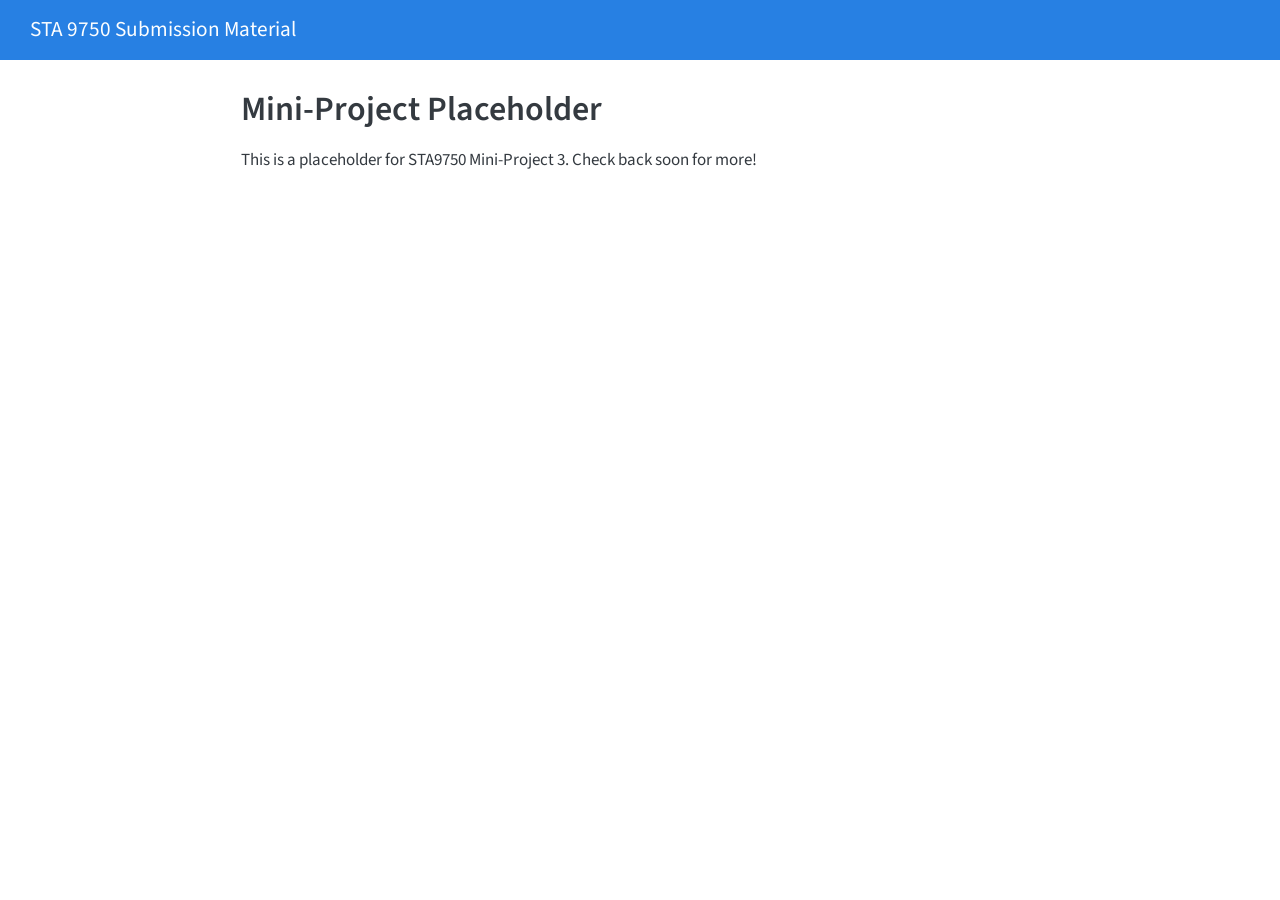
<file: docs/mp03.html>
<!DOCTYPE html>
<html xmlns="http://www.w3.org/1999/xhtml" lang="en" xml:lang="en"><head>

<meta charset="utf-8">
<meta name="generator" content="quarto-1.10.18">

<meta name="viewport" content="width=device-width, initial-scale=1.0, user-scalable=yes">


<title>Mini-Project Placeholder – STA 9750 Submission Material</title>
<style>
/* Default styles provided by pandoc.
** See https://pandoc.org/MANUAL.html#variables-for-html for config info.
*/
span.smallcaps{font-variant: small-caps;}
div.columns{display: flex; gap: 1.5em;}
div.column{flex: auto;}
@media screen {
div.columns{gap: min(4vw, 1.5em);}
div.column{overflow-x: auto;}
}
div.hanging-indent{margin-left: 1.5em; text-indent: -1.5em;}
ul.task-list{list-style: none;}
ul.task-list li input[type="checkbox"] {
  width: 0.8em;
  margin: 0 0.8em 0.2em -1em; /* quarto-specific, see https://github.com/quarto-dev/quarto-cli/issues/4556 */ 
  vertical-align: middle;
}
</style>


<script src="site_libs/quarto-nav/quarto-nav.js"></script>
<script src="site_libs/quarto-nav/headroom.min.js"></script>
<script src="site_libs/clipboard/clipboard.min.js"></script>
<script src="site_libs/quarto-search/autocomplete.umd.js"></script>
<script src="site_libs/quarto-search/fuse.min.js"></script>
<script src="site_libs/quarto-search/quarto-search.js"></script>
<meta name="quarto:offset" content="./">
<script src="site_libs/quarto-html/quarto.js" type="module"></script>
<script src="site_libs/quarto-html/tabsets/tabsets.js" type="module"></script>
<script src="site_libs/quarto-html/popper.min.js"></script>
<script src="site_libs/quarto-html/tippy.umd.min.js"></script>
<script src="site_libs/quarto-html/anchor.min.js"></script>
<link href="site_libs/quarto-html/tippy.css" rel="stylesheet">
<link href="site_libs/quarto-html/quarto-syntax-highlighting-64a204ab8560d761af7679ceaba22944.css" rel="stylesheet" id="quarto-text-highlighting-styles">
<script src="site_libs/bootstrap/bootstrap.min.js"></script>
<link href="site_libs/bootstrap/bootstrap-icons.css" rel="stylesheet">
<link href="site_libs/bootstrap/bootstrap-6191c8c4c757b97205a8995aa6c30869.min.css" rel="stylesheet" append-hash="true" id="quarto-bootstrap" data-mode="light">
<script id="quarto-search-options" type="application/json">{
  "location": "navbar",
  "copy-button": false,
  "collapse-after": 3,
  "panel-placement": "end",
  "type": "overlay",
  "limit": 50,
  "keyboard-shortcut": [
    "f",
    "/",
    "s"
  ],
  "show-item-context": false,
  "language": {
    "search-no-results-text": "No results",
    "search-matching-documents-text": "matching documents",
    "search-copy-link-title": "Copy link to search",
    "search-hide-matches-text": "Hide additional matches",
    "search-more-match-text": "more match in this document",
    "search-more-matches-text": "more matches in this document",
    "search-clear-button-title": "Clear",
    "search-text-placeholder": "",
    "search-detached-cancel-button-title": "Cancel",
    "search-submit-button-title": "Submit",
    "search-label": "Search"
  }
}</script>


</head>

<body class="nav-fixed fullcontent quarto-light">

<div id="quarto-search-results"></div>
  <header id="quarto-header" class="headroom fixed-top">
    <nav class="navbar navbar-expand-lg " data-bs-theme="dark">
      <div class="navbar-container container-fluid">
      <div class="navbar-brand-container mx-auto">
    <a class="navbar-brand" href="./index.html">
    <span class="navbar-title">STA 9750 Submission Material</span>
    </a>
  </div>
        <div class="quarto-navbar-tools tools-end">
</div>
      </div> <!-- /container-fluid -->
    </nav>
</header>
<!-- content -->
<div id="quarto-content" class="quarto-container page-columns page-rows-contents page-layout-article page-navbar">
<!-- sidebar -->
<!-- margin-sidebar -->
    
<!-- main -->
<main class="content" id="quarto-document-content">

<header id="title-block-header" class="quarto-title-block default">
<div class="quarto-title">
<h1 class="title">Mini-Project Placeholder</h1>
</div>



<div class="quarto-title-meta">

    
  
    
  </div>
  


</header>


<p>This is a placeholder for STA9750 Mini-Project 3. Check back soon for more!</p>



</main> <!-- /main -->
<script id="quarto-html-after-body" type="application/javascript">
  window.document.addEventListener("DOMContentLoaded", function (event) {
    const icon = "";
    const anchorJS = new window.AnchorJS();
    anchorJS.options = {
      placement: 'right',
      icon: icon
    };
    anchorJS.add('.anchored');
    const isCodeAnnotation = (el) => {
      for (const clz of el.classList) {
        if (clz.startsWith('code-annotation-')) {                     
          return true;
        }
      }
      return false;
    }
    const onCopySuccess = function(e) {
      // button target
      const button = e.trigger;
      // don't keep focus
      button.blur();
      // flash "checked"
      button.classList.add('code-copy-button-checked');
      var currentTitle = button.getAttribute("title");
      button.setAttribute("title", "Copied!");
      let tooltip;
      if (window.bootstrap) {
        button.setAttribute("data-bs-toggle", "tooltip");
        button.setAttribute("data-bs-placement", "left");
        button.setAttribute("data-bs-title", "Copied!");
        tooltip = new bootstrap.Tooltip(button, 
          { trigger: "manual", 
            customClass: "code-copy-button-tooltip",
            offset: [0, -8]});
        tooltip.show();    
      }
      setTimeout(function() {
        if (tooltip) {
          tooltip.hide();
          button.removeAttribute("data-bs-title");
          button.removeAttribute("data-bs-toggle");
          button.removeAttribute("data-bs-placement");
        }
        button.setAttribute("title", currentTitle);
        button.classList.remove('code-copy-button-checked');
      }, 1000);
      // clear code selection
      e.clearSelection();
    }
    const getTextToCopy = function(trigger) {
      const outerScaffold = trigger.parentElement.cloneNode(true);
      const codeEl = outerScaffold.querySelector('code');
      for (const childEl of codeEl.children) {
        if (isCodeAnnotation(childEl)) {
          childEl.remove();
        }
      }
      return codeEl.innerText;
    }
    const clipboard = new window.ClipboardJS('.code-copy-button:not([data-in-quarto-modal])', {
      text: getTextToCopy
    });
    clipboard.on('success', onCopySuccess);
    if (window.document.getElementById('quarto-embedded-source-code-modal')) {
      const clipboardModal = new window.ClipboardJS('.code-copy-button[data-in-quarto-modal]', {
        text: getTextToCopy,
        container: window.document.getElementById('quarto-embedded-source-code-modal')
      });
      clipboardModal.on('success', onCopySuccess);
    }
      var localhostRegex = new RegExp(/^(?:http|https):\/\/localhost\:?[0-9]*\//);
      var mailtoRegex = new RegExp(/^mailto:/);
        var filterRegex = new RegExp("https:\/\/Ashliz1\.github\.io\/STA9750-2026-FALL\/");
      var isInternal = (href) => {
          return filterRegex.test(href) || localhostRegex.test(href) || mailtoRegex.test(href);
      }
      // Inspect non-navigation links and adorn them if external
     var links = window.document.querySelectorAll('a[href]:not(.nav-link):not(.navbar-brand):not(.toc-action):not(.sidebar-link):not(.sidebar-item-toggle):not(.pagination-link):not(.no-external):not([aria-hidden]):not(.dropdown-item):not(.quarto-navigation-tool):not(.about-link)');
      for (var i=0; i<links.length; i++) {
        const link = links[i];
        if (!isInternal(link.href)) {
          // undo the damage that might have been done by quarto-nav.js in the case of
          // links that we want to consider external
          if (link.dataset.originalHref !== undefined) {
            link.href = link.dataset.originalHref;
          }
        }
      }
    function tippyHover(el, contentFn, onTriggerFn, onUntriggerFn) {
      const config = {
        allowHTML: true,
        maxWidth: 500,
        delay: 100,
        arrow: false,
        appendTo: function(el) {
            return el.parentElement;
        },
        interactive: true,
        interactiveBorder: 10,
        theme: 'quarto',
        placement: 'bottom-start',
      };
      if (contentFn) {
        config.content = contentFn;
      }
      if (onTriggerFn) {
        config.onTrigger = onTriggerFn;
      }
      if (onUntriggerFn) {
        config.onUntrigger = onUntriggerFn;
      }
      window.tippy(el, config); 
    }
    const noterefs = window.document.querySelectorAll('a[role="doc-noteref"]');
    for (var i=0; i<noterefs.length; i++) {
      const ref = noterefs[i];
      tippyHover(ref, function() {
        // use id or data attribute instead here
        let href = ref.getAttribute('data-footnote-href') || ref.getAttribute('href');
        try { href = new URL(href).hash; } catch {}
        const id = href.replace(/^#\/?/, "");
        const note = window.document.getElementById(id);
        if (note) {
          return note.innerHTML;
        } else {
          return "";
        }
      });
    }
    const xrefs = window.document.querySelectorAll('a.quarto-xref');
    const processXRef = (id, note) => {
      // Strip column container classes
      const stripColumnClz = (el) => {
        el.classList.remove("page-full", "page-columns");
        if (el.children) {
          for (const child of el.children) {
            stripColumnClz(child);
          }
        }
      }
      stripColumnClz(note)
      if (id === null || id.startsWith('sec-')) {
        // Special case sections, only their first couple elements
        const container = document.createElement("div");
        if (note.children && note.children.length > 2) {
          container.appendChild(note.children[0].cloneNode(true));
          for (let i = 1; i < note.children.length; i++) {
            const child = note.children[i];
            if (child.tagName === "P" && child.innerText === "") {
              continue;
            } else {
              container.appendChild(child.cloneNode(true));
              break;
            }
          }
          if (window.Quarto?.typesetMath) {
            window.Quarto.typesetMath(container);
          }
          return container.innerHTML
        } else {
          if (window.Quarto?.typesetMath) {
            window.Quarto.typesetMath(note);
          }
          return note.innerHTML;
        }
      } else {
        // Remove any anchor links if they are present
        const anchorLink = note.querySelector('a.anchorjs-link');
        if (anchorLink) {
          anchorLink.remove();
        }
        if (window.Quarto?.typesetMath) {
          window.Quarto.typesetMath(note);
        }
        if (note.classList.contains("callout")) {
          return note.outerHTML;
        } else {
          return note.innerHTML;
        }
      }
    }
    for (var i=0; i<xrefs.length; i++) {
      const xref = xrefs[i];
      tippyHover(xref, undefined, function(instance) {
        instance.disable();
        let url = xref.getAttribute('href');
        let hash = undefined; 
        if (url.startsWith('#')) {
          hash = url;
        } else {
          try { hash = new URL(url).hash; } catch {}
        }
        if (hash) {
          const id = hash.replace(/^#\/?/, "");
          const note = window.document.getElementById(id);
          if (note !== null) {
            try {
              const html = processXRef(id, note.cloneNode(true));
              instance.setContent(html);
            } finally {
              instance.enable();
              instance.show();
            }
          } else {
            // See if we can fetch this
            fetch(url.split('#')[0])
            .then(res => res.text())
            .then(html => {
              const parser = new DOMParser();
              const htmlDoc = parser.parseFromString(html, "text/html");
              const note = htmlDoc.getElementById(id);
              if (note !== null) {
                const html = processXRef(id, note);
                instance.setContent(html);
              } 
            }).finally(() => {
              instance.enable();
              instance.show();
            });
          }
        } else {
          // See if we can fetch a full url (with no hash to target)
          // This is a special case and we should probably do some content thinning / targeting
          fetch(url)
          .then(res => res.text())
          .then(html => {
            const parser = new DOMParser();
            const htmlDoc = parser.parseFromString(html, "text/html");
            const note = htmlDoc.querySelector('main.content');
            if (note !== null) {
              // This should only happen for chapter cross references
              // (since there is no id in the URL)
              // remove the first header
              if (note.children.length > 0 && note.children[0].tagName === "HEADER") {
                note.children[0].remove();
              }
              const html = processXRef(null, note);
              instance.setContent(html);
            } 
          }).finally(() => {
            instance.enable();
            instance.show();
          });
        }
      }, function(instance) {
      });
    }
        let selectedAnnoteEl;
        const selectorForAnnotation = ( cell, annotation) => {
          let cellAttr = 'data-code-cell="' + cell + '"';
          let lineAttr = 'data-code-annotation="' +  annotation + '"';
          const selector = 'span[' + cellAttr + '][' + lineAttr + ']';
          return selector;
        }
        const selectCodeLines = (annoteEl) => {
          const doc = window.document;
          const targetCell = annoteEl.getAttribute("data-target-cell");
          const targetAnnotation = annoteEl.getAttribute("data-target-annotation");
          const annoteSpan = window.document.querySelector(selectorForAnnotation(targetCell, targetAnnotation));
          const lines = annoteSpan.getAttribute("data-code-lines").split(",");
          const lineIds = lines.map((line) => {
            return targetCell + "-" + line;
          })
          let top = null;
          let height = null;
          let parent = null;
          if (lineIds.length > 0) {
              //compute the position of the single el (top and bottom and make a div)
              const el = window.document.getElementById(lineIds[0]);
              top = el.offsetTop;
              height = el.offsetHeight;
              parent = el.parentElement.parentElement;
            if (lineIds.length > 1) {
              const lastEl = window.document.getElementById(lineIds[lineIds.length - 1]);
              const bottom = lastEl.offsetTop + lastEl.offsetHeight;
              height = bottom - top;
            }
            if (top !== null && height !== null && parent !== null) {
              // cook up a div (if necessary) and position it 
              let div = window.document.getElementById("code-annotation-line-highlight");
              if (div === null) {
                div = window.document.createElement("div");
                div.setAttribute("id", "code-annotation-line-highlight");
                div.style.position = 'absolute';
                parent.appendChild(div);
              }
              div.style.top = top - 2 + "px";
              div.style.height = height + 4 + "px";
              div.style.left = 0;
              let gutterDiv = window.document.getElementById("code-annotation-line-highlight-gutter");
              if (gutterDiv === null) {
                gutterDiv = window.document.createElement("div");
                gutterDiv.setAttribute("id", "code-annotation-line-highlight-gutter");
                gutterDiv.style.position = 'absolute';
                const codeCell = window.document.getElementById(targetCell);
                const gutter = codeCell.querySelector('.code-annotation-gutter');
                gutter.appendChild(gutterDiv);
              }
              gutterDiv.style.top = top - 2 + "px";
              gutterDiv.style.height = height + 4 + "px";
            }
            selectedAnnoteEl = annoteEl;
          }
        };
        const unselectCodeLines = () => {
          const elementsIds = ["code-annotation-line-highlight", "code-annotation-line-highlight-gutter"];
          elementsIds.forEach((elId) => {
            const div = window.document.getElementById(elId);
            if (div) {
              div.remove();
            }
          });
          selectedAnnoteEl = undefined;
        };
          // Handle positioning of the toggle
      window.addEventListener(
        "resize",
        throttle(() => {
          elRect = undefined;
          if (selectedAnnoteEl) {
            selectCodeLines(selectedAnnoteEl);
          }
        }, 10)
      );
      function throttle(fn, ms) {
      let throttle = false;
      let timer;
        return (...args) => {
          if(!throttle) { // first call gets through
              fn.apply(this, args);
              throttle = true;
          } else { // all the others get throttled
              if(timer) clearTimeout(timer); // cancel #2
              timer = setTimeout(() => {
                fn.apply(this, args);
                timer = throttle = false;
              }, ms);
          }
        };
      }
        // Attach click handler to the DT
        const annoteDls = window.document.querySelectorAll('dt[data-target-cell]');
        for (const annoteDlNode of annoteDls) {
          annoteDlNode.addEventListener('click', (event) => {
            const clickedEl = event.target;
            if (clickedEl !== selectedAnnoteEl) {
              unselectCodeLines();
              const activeEl = window.document.querySelector('dt[data-target-cell].code-annotation-active');
              if (activeEl) {
                activeEl.classList.remove('code-annotation-active');
              }
              selectCodeLines(clickedEl);
              clickedEl.classList.add('code-annotation-active');
            } else {
              // Unselect the line
              unselectCodeLines();
              clickedEl.classList.remove('code-annotation-active');
            }
          });
        }
    const findCites = (el) => {
      const parentEl = el.parentElement;
      if (parentEl) {
        const cites = parentEl.dataset.cites;
        if (cites) {
          return {
            el,
            cites: cites.split(' ')
          };
        } else {
          return findCites(el.parentElement)
        }
      } else {
        return undefined;
      }
    };
    var bibliorefs = window.document.querySelectorAll('a[role="doc-biblioref"]');
    for (var i=0; i<bibliorefs.length; i++) {
      const ref = bibliorefs[i];
      const citeInfo = findCites(ref);
      if (citeInfo) {
        tippyHover(citeInfo.el, function() {
          var popup = window.document.createElement('div');
          citeInfo.cites.forEach(function(cite) {
            var citeDiv = window.document.createElement('div');
            citeDiv.classList.add('hanging-indent');
            citeDiv.classList.add('csl-entry');
            var biblioDiv = window.document.getElementById('ref-' + cite);
            if (biblioDiv) {
              citeDiv.innerHTML = biblioDiv.innerHTML;
            }
            popup.appendChild(citeDiv);
          });
          return popup.innerHTML;
        });
      }
    }
  });
  </script>
</div> <!-- /content -->




</body></html>
</file>
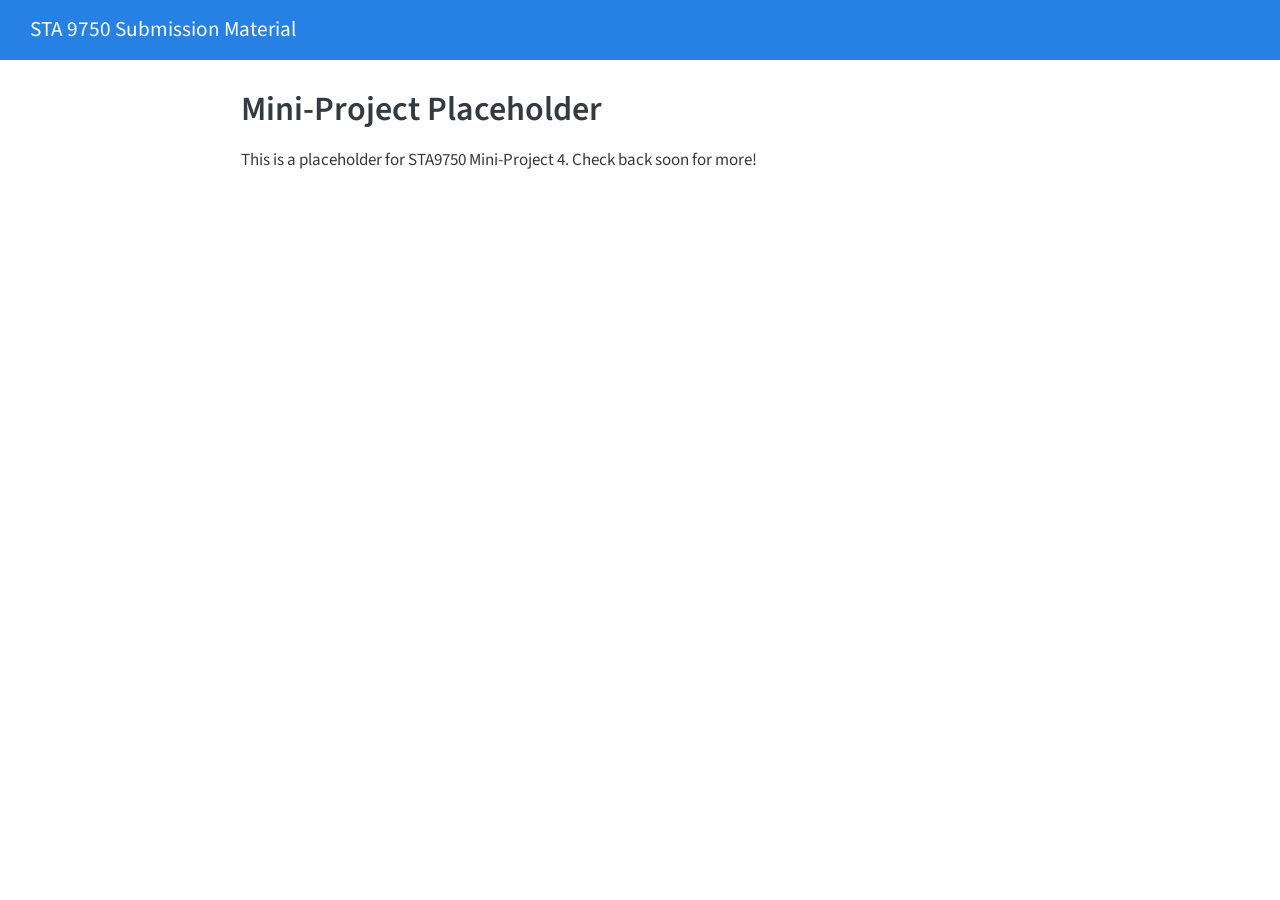
<file: docs/mp04.html>
<!DOCTYPE html>
<html xmlns="http://www.w3.org/1999/xhtml" lang="en" xml:lang="en"><head>

<meta charset="utf-8">
<meta name="generator" content="quarto-1.10.18">

<meta name="viewport" content="width=device-width, initial-scale=1.0, user-scalable=yes">


<title>Mini-Project Placeholder – STA 9750 Submission Material</title>
<style>
/* Default styles provided by pandoc.
** See https://pandoc.org/MANUAL.html#variables-for-html for config info.
*/
span.smallcaps{font-variant: small-caps;}
div.columns{display: flex; gap: 1.5em;}
div.column{flex: auto;}
@media screen {
div.columns{gap: min(4vw, 1.5em);}
div.column{overflow-x: auto;}
}
div.hanging-indent{margin-left: 1.5em; text-indent: -1.5em;}
ul.task-list{list-style: none;}
ul.task-list li input[type="checkbox"] {
  width: 0.8em;
  margin: 0 0.8em 0.2em -1em; /* quarto-specific, see https://github.com/quarto-dev/quarto-cli/issues/4556 */ 
  vertical-align: middle;
}
</style>


<script src="site_libs/quarto-nav/quarto-nav.js"></script>
<script src="site_libs/quarto-nav/headroom.min.js"></script>
<script src="site_libs/clipboard/clipboard.min.js"></script>
<script src="site_libs/quarto-search/autocomplete.umd.js"></script>
<script src="site_libs/quarto-search/fuse.min.js"></script>
<script src="site_libs/quarto-search/quarto-search.js"></script>
<meta name="quarto:offset" content="./">
<script src="site_libs/quarto-html/quarto.js" type="module"></script>
<script src="site_libs/quarto-html/tabsets/tabsets.js" type="module"></script>
<script src="site_libs/quarto-html/popper.min.js"></script>
<script src="site_libs/quarto-html/tippy.umd.min.js"></script>
<script src="site_libs/quarto-html/anchor.min.js"></script>
<link href="site_libs/quarto-html/tippy.css" rel="stylesheet">
<link href="site_libs/quarto-html/quarto-syntax-highlighting-64a204ab8560d761af7679ceaba22944.css" rel="stylesheet" id="quarto-text-highlighting-styles">
<script src="site_libs/bootstrap/bootstrap.min.js"></script>
<link href="site_libs/bootstrap/bootstrap-icons.css" rel="stylesheet">
<link href="site_libs/bootstrap/bootstrap-6191c8c4c757b97205a8995aa6c30869.min.css" rel="stylesheet" append-hash="true" id="quarto-bootstrap" data-mode="light">
<script id="quarto-search-options" type="application/json">{
  "location": "navbar",
  "copy-button": false,
  "collapse-after": 3,
  "panel-placement": "end",
  "type": "overlay",
  "limit": 50,
  "keyboard-shortcut": [
    "f",
    "/",
    "s"
  ],
  "show-item-context": false,
  "language": {
    "search-no-results-text": "No results",
    "search-matching-documents-text": "matching documents",
    "search-copy-link-title": "Copy link to search",
    "search-hide-matches-text": "Hide additional matches",
    "search-more-match-text": "more match in this document",
    "search-more-matches-text": "more matches in this document",
    "search-clear-button-title": "Clear",
    "search-text-placeholder": "",
    "search-detached-cancel-button-title": "Cancel",
    "search-submit-button-title": "Submit",
    "search-label": "Search"
  }
}</script>


</head>

<body class="nav-fixed fullcontent quarto-light">

<div id="quarto-search-results"></div>
  <header id="quarto-header" class="headroom fixed-top">
    <nav class="navbar navbar-expand-lg " data-bs-theme="dark">
      <div class="navbar-container container-fluid">
      <div class="navbar-brand-container mx-auto">
    <a class="navbar-brand" href="./index.html">
    <span class="navbar-title">STA 9750 Submission Material</span>
    </a>
  </div>
        <div class="quarto-navbar-tools tools-end">
</div>
      </div> <!-- /container-fluid -->
    </nav>
</header>
<!-- content -->
<div id="quarto-content" class="quarto-container page-columns page-rows-contents page-layout-article page-navbar">
<!-- sidebar -->
<!-- margin-sidebar -->
    
<!-- main -->
<main class="content" id="quarto-document-content">

<header id="title-block-header" class="quarto-title-block default">
<div class="quarto-title">
<h1 class="title">Mini-Project Placeholder</h1>
</div>



<div class="quarto-title-meta">

    
  
    
  </div>
  


</header>


<p>This is a placeholder for STA9750 Mini-Project 4. Check back soon for more!</p>



</main> <!-- /main -->
<script id="quarto-html-after-body" type="application/javascript">
  window.document.addEventListener("DOMContentLoaded", function (event) {
    const icon = "";
    const anchorJS = new window.AnchorJS();
    anchorJS.options = {
      placement: 'right',
      icon: icon
    };
    anchorJS.add('.anchored');
    const isCodeAnnotation = (el) => {
      for (const clz of el.classList) {
        if (clz.startsWith('code-annotation-')) {                     
          return true;
        }
      }
      return false;
    }
    const onCopySuccess = function(e) {
      // button target
      const button = e.trigger;
      // don't keep focus
      button.blur();
      // flash "checked"
      button.classList.add('code-copy-button-checked');
      var currentTitle = button.getAttribute("title");
      button.setAttribute("title", "Copied!");
      let tooltip;
      if (window.bootstrap) {
        button.setAttribute("data-bs-toggle", "tooltip");
        button.setAttribute("data-bs-placement", "left");
        button.setAttribute("data-bs-title", "Copied!");
        tooltip = new bootstrap.Tooltip(button, 
          { trigger: "manual", 
            customClass: "code-copy-button-tooltip",
            offset: [0, -8]});
        tooltip.show();    
      }
      setTimeout(function() {
        if (tooltip) {
          tooltip.hide();
          button.removeAttribute("data-bs-title");
          button.removeAttribute("data-bs-toggle");
          button.removeAttribute("data-bs-placement");
        }
        button.setAttribute("title", currentTitle);
        button.classList.remove('code-copy-button-checked');
      }, 1000);
      // clear code selection
      e.clearSelection();
    }
    const getTextToCopy = function(trigger) {
      const outerScaffold = trigger.parentElement.cloneNode(true);
      const codeEl = outerScaffold.querySelector('code');
      for (const childEl of codeEl.children) {
        if (isCodeAnnotation(childEl)) {
          childEl.remove();
        }
      }
      return codeEl.innerText;
    }
    const clipboard = new window.ClipboardJS('.code-copy-button:not([data-in-quarto-modal])', {
      text: getTextToCopy
    });
    clipboard.on('success', onCopySuccess);
    if (window.document.getElementById('quarto-embedded-source-code-modal')) {
      const clipboardModal = new window.ClipboardJS('.code-copy-button[data-in-quarto-modal]', {
        text: getTextToCopy,
        container: window.document.getElementById('quarto-embedded-source-code-modal')
      });
      clipboardModal.on('success', onCopySuccess);
    }
      var localhostRegex = new RegExp(/^(?:http|https):\/\/localhost\:?[0-9]*\//);
      var mailtoRegex = new RegExp(/^mailto:/);
        var filterRegex = new RegExp("https:\/\/Ashliz1\.github\.io\/STA9750-2026-FALL\/");
      var isInternal = (href) => {
          return filterRegex.test(href) || localhostRegex.test(href) || mailtoRegex.test(href);
      }
      // Inspect non-navigation links and adorn them if external
     var links = window.document.querySelectorAll('a[href]:not(.nav-link):not(.navbar-brand):not(.toc-action):not(.sidebar-link):not(.sidebar-item-toggle):not(.pagination-link):not(.no-external):not([aria-hidden]):not(.dropdown-item):not(.quarto-navigation-tool):not(.about-link)');
      for (var i=0; i<links.length; i++) {
        const link = links[i];
        if (!isInternal(link.href)) {
          // undo the damage that might have been done by quarto-nav.js in the case of
          // links that we want to consider external
          if (link.dataset.originalHref !== undefined) {
            link.href = link.dataset.originalHref;
          }
        }
      }
    function tippyHover(el, contentFn, onTriggerFn, onUntriggerFn) {
      const config = {
        allowHTML: true,
        maxWidth: 500,
        delay: 100,
        arrow: false,
        appendTo: function(el) {
            return el.parentElement;
        },
        interactive: true,
        interactiveBorder: 10,
        theme: 'quarto',
        placement: 'bottom-start',
      };
      if (contentFn) {
        config.content = contentFn;
      }
      if (onTriggerFn) {
        config.onTrigger = onTriggerFn;
      }
      if (onUntriggerFn) {
        config.onUntrigger = onUntriggerFn;
      }
      window.tippy(el, config); 
    }
    const noterefs = window.document.querySelectorAll('a[role="doc-noteref"]');
    for (var i=0; i<noterefs.length; i++) {
      const ref = noterefs[i];
      tippyHover(ref, function() {
        // use id or data attribute instead here
        let href = ref.getAttribute('data-footnote-href') || ref.getAttribute('href');
        try { href = new URL(href).hash; } catch {}
        const id = href.replace(/^#\/?/, "");
        const note = window.document.getElementById(id);
        if (note) {
          return note.innerHTML;
        } else {
          return "";
        }
      });
    }
    const xrefs = window.document.querySelectorAll('a.quarto-xref');
    const processXRef = (id, note) => {
      // Strip column container classes
      const stripColumnClz = (el) => {
        el.classList.remove("page-full", "page-columns");
        if (el.children) {
          for (const child of el.children) {
            stripColumnClz(child);
          }
        }
      }
      stripColumnClz(note)
      if (id === null || id.startsWith('sec-')) {
        // Special case sections, only their first couple elements
        const container = document.createElement("div");
        if (note.children && note.children.length > 2) {
          container.appendChild(note.children[0].cloneNode(true));
          for (let i = 1; i < note.children.length; i++) {
            const child = note.children[i];
            if (child.tagName === "P" && child.innerText === "") {
              continue;
            } else {
              container.appendChild(child.cloneNode(true));
              break;
            }
          }
          if (window.Quarto?.typesetMath) {
            window.Quarto.typesetMath(container);
          }
          return container.innerHTML
        } else {
          if (window.Quarto?.typesetMath) {
            window.Quarto.typesetMath(note);
          }
          return note.innerHTML;
        }
      } else {
        // Remove any anchor links if they are present
        const anchorLink = note.querySelector('a.anchorjs-link');
        if (anchorLink) {
          anchorLink.remove();
        }
        if (window.Quarto?.typesetMath) {
          window.Quarto.typesetMath(note);
        }
        if (note.classList.contains("callout")) {
          return note.outerHTML;
        } else {
          return note.innerHTML;
        }
      }
    }
    for (var i=0; i<xrefs.length; i++) {
      const xref = xrefs[i];
      tippyHover(xref, undefined, function(instance) {
        instance.disable();
        let url = xref.getAttribute('href');
        let hash = undefined; 
        if (url.startsWith('#')) {
          hash = url;
        } else {
          try { hash = new URL(url).hash; } catch {}
        }
        if (hash) {
          const id = hash.replace(/^#\/?/, "");
          const note = window.document.getElementById(id);
          if (note !== null) {
            try {
              const html = processXRef(id, note.cloneNode(true));
              instance.setContent(html);
            } finally {
              instance.enable();
              instance.show();
            }
          } else {
            // See if we can fetch this
            fetch(url.split('#')[0])
            .then(res => res.text())
            .then(html => {
              const parser = new DOMParser();
              const htmlDoc = parser.parseFromString(html, "text/html");
              const note = htmlDoc.getElementById(id);
              if (note !== null) {
                const html = processXRef(id, note);
                instance.setContent(html);
              } 
            }).finally(() => {
              instance.enable();
              instance.show();
            });
          }
        } else {
          // See if we can fetch a full url (with no hash to target)
          // This is a special case and we should probably do some content thinning / targeting
          fetch(url)
          .then(res => res.text())
          .then(html => {
            const parser = new DOMParser();
            const htmlDoc = parser.parseFromString(html, "text/html");
            const note = htmlDoc.querySelector('main.content');
            if (note !== null) {
              // This should only happen for chapter cross references
              // (since there is no id in the URL)
              // remove the first header
              if (note.children.length > 0 && note.children[0].tagName === "HEADER") {
                note.children[0].remove();
              }
              const html = processXRef(null, note);
              instance.setContent(html);
            } 
          }).finally(() => {
            instance.enable();
            instance.show();
          });
        }
      }, function(instance) {
      });
    }
        let selectedAnnoteEl;
        const selectorForAnnotation = ( cell, annotation) => {
          let cellAttr = 'data-code-cell="' + cell + '"';
          let lineAttr = 'data-code-annotation="' +  annotation + '"';
          const selector = 'span[' + cellAttr + '][' + lineAttr + ']';
          return selector;
        }
        const selectCodeLines = (annoteEl) => {
          const doc = window.document;
          const targetCell = annoteEl.getAttribute("data-target-cell");
          const targetAnnotation = annoteEl.getAttribute("data-target-annotation");
          const annoteSpan = window.document.querySelector(selectorForAnnotation(targetCell, targetAnnotation));
          const lines = annoteSpan.getAttribute("data-code-lines").split(",");
          const lineIds = lines.map((line) => {
            return targetCell + "-" + line;
          })
          let top = null;
          let height = null;
          let parent = null;
          if (lineIds.length > 0) {
              //compute the position of the single el (top and bottom and make a div)
              const el = window.document.getElementById(lineIds[0]);
              top = el.offsetTop;
              height = el.offsetHeight;
              parent = el.parentElement.parentElement;
            if (lineIds.length > 1) {
              const lastEl = window.document.getElementById(lineIds[lineIds.length - 1]);
              const bottom = lastEl.offsetTop + lastEl.offsetHeight;
              height = bottom - top;
            }
            if (top !== null && height !== null && parent !== null) {
              // cook up a div (if necessary) and position it 
              let div = window.document.getElementById("code-annotation-line-highlight");
              if (div === null) {
                div = window.document.createElement("div");
                div.setAttribute("id", "code-annotation-line-highlight");
                div.style.position = 'absolute';
                parent.appendChild(div);
              }
              div.style.top = top - 2 + "px";
              div.style.height = height + 4 + "px";
              div.style.left = 0;
              let gutterDiv = window.document.getElementById("code-annotation-line-highlight-gutter");
              if (gutterDiv === null) {
                gutterDiv = window.document.createElement("div");
                gutterDiv.setAttribute("id", "code-annotation-line-highlight-gutter");
                gutterDiv.style.position = 'absolute';
                const codeCell = window.document.getElementById(targetCell);
                const gutter = codeCell.querySelector('.code-annotation-gutter');
                gutter.appendChild(gutterDiv);
              }
              gutterDiv.style.top = top - 2 + "px";
              gutterDiv.style.height = height + 4 + "px";
            }
            selectedAnnoteEl = annoteEl;
          }
        };
        const unselectCodeLines = () => {
          const elementsIds = ["code-annotation-line-highlight", "code-annotation-line-highlight-gutter"];
          elementsIds.forEach((elId) => {
            const div = window.document.getElementById(elId);
            if (div) {
              div.remove();
            }
          });
          selectedAnnoteEl = undefined;
        };
          // Handle positioning of the toggle
      window.addEventListener(
        "resize",
        throttle(() => {
          elRect = undefined;
          if (selectedAnnoteEl) {
            selectCodeLines(selectedAnnoteEl);
          }
        }, 10)
      );
      function throttle(fn, ms) {
      let throttle = false;
      let timer;
        return (...args) => {
          if(!throttle) { // first call gets through
              fn.apply(this, args);
              throttle = true;
          } else { // all the others get throttled
              if(timer) clearTimeout(timer); // cancel #2
              timer = setTimeout(() => {
                fn.apply(this, args);
                timer = throttle = false;
              }, ms);
          }
        };
      }
        // Attach click handler to the DT
        const annoteDls = window.document.querySelectorAll('dt[data-target-cell]');
        for (const annoteDlNode of annoteDls) {
          annoteDlNode.addEventListener('click', (event) => {
            const clickedEl = event.target;
            if (clickedEl !== selectedAnnoteEl) {
              unselectCodeLines();
              const activeEl = window.document.querySelector('dt[data-target-cell].code-annotation-active');
              if (activeEl) {
                activeEl.classList.remove('code-annotation-active');
              }
              selectCodeLines(clickedEl);
              clickedEl.classList.add('code-annotation-active');
            } else {
              // Unselect the line
              unselectCodeLines();
              clickedEl.classList.remove('code-annotation-active');
            }
          });
        }
    const findCites = (el) => {
      const parentEl = el.parentElement;
      if (parentEl) {
        const cites = parentEl.dataset.cites;
        if (cites) {
          return {
            el,
            cites: cites.split(' ')
          };
        } else {
          return findCites(el.parentElement)
        }
      } else {
        return undefined;
      }
    };
    var bibliorefs = window.document.querySelectorAll('a[role="doc-biblioref"]');
    for (var i=0; i<bibliorefs.length; i++) {
      const ref = bibliorefs[i];
      const citeInfo = findCites(ref);
      if (citeInfo) {
        tippyHover(citeInfo.el, function() {
          var popup = window.document.createElement('div');
          citeInfo.cites.forEach(function(cite) {
            var citeDiv = window.document.createElement('div');
            citeDiv.classList.add('hanging-indent');
            citeDiv.classList.add('csl-entry');
            var biblioDiv = window.document.getElementById('ref-' + cite);
            if (biblioDiv) {
              citeDiv.innerHTML = biblioDiv.innerHTML;
            }
            popup.appendChild(citeDiv);
          });
          return popup.innerHTML;
        });
      }
    }
  });
  </script>
</div> <!-- /content -->




</body></html>
</file>
<file: docs/site_libs/quarto-html/tippy.css>
.tippy-box[data-animation=fade][data-state=hidden]{opacity:0}[data-tippy-root]{max-width:calc(100vw - 10px)}.tippy-box{position:relative;background-color:#333;color:#fff;border-radius:4px;font-size:14px;line-height:1.4;white-space:normal;outline:0;transition-property:transform,visibility,opacity}.tippy-box[data-placement^=top]>.tippy-arrow{bottom:0}.tippy-box[data-placement^=top]>.tippy-arrow:before{bottom:-7px;left:0;border-width:8px 8px 0;border-top-color:initial;transform-origin:center top}.tippy-box[data-placement^=bottom]>.tippy-arrow{top:0}.tippy-box[data-placement^=bottom]>.tippy-arrow:before{top:-7px;left:0;border-width:0 8px 8px;border-bottom-color:initial;transform-origin:center bottom}.tippy-box[data-placement^=left]>.tippy-arrow{right:0}.tippy-box[data-placement^=left]>.tippy-arrow:before{border-width:8px 0 8px 8px;border-left-color:initial;right:-7px;transform-origin:center left}.tippy-box[data-placement^=right]>.tippy-arrow{left:0}.tippy-box[data-placement^=right]>.tippy-arrow:before{left:-7px;border-width:8px 8px 8px 0;border-right-color:initial;transform-origin:center right}.tippy-box[data-inertia][data-state=visible]{transition-timing-function:cubic-bezier(.54,1.5,.38,1.11)}.tippy-arrow{width:16px;height:16px;color:#333}.tippy-arrow:before{content:"";position:absolute;border-color:transparent;border-style:solid}.tippy-content{position:relative;padding:5px 9px;z-index:1}
</file>
<file: docs/site_libs/quarto-html/quarto-syntax-highlighting-64a204ab8560d761af7679ceaba22944.css>
/* quarto syntax highlight colors */
:root {
  --quarto-hl-ot-color: #003B4F;
  --quarto-hl-at-color: #657422;
  --quarto-hl-ss-color: #20794D;
  --quarto-hl-an-color: #5E5E5E;
  --quarto-hl-fu-color: #4758AB;
  --quarto-hl-st-color: #20794D;
  --quarto-hl-cf-color: #003B4F;
  --quarto-hl-op-color: #5E5E5E;
  --quarto-hl-er-color: #AD0000;
  --quarto-hl-bn-color: #AD0000;
  --quarto-hl-al-color: #AD0000;
  --quarto-hl-va-color: #111111;
  --quarto-hl-bu-color: inherit;
  --quarto-hl-ex-color: inherit;
  --quarto-hl-pp-color: #AD0000;
  --quarto-hl-in-color: #5E5E5E;
  --quarto-hl-vs-color: #20794D;
  --quarto-hl-wa-color: #5E5E5E;
  --quarto-hl-do-color: #5E5E5E;
  --quarto-hl-im-color: #00769E;
  --quarto-hl-ch-color: #20794D;
  --quarto-hl-dt-color: #AD0000;
  --quarto-hl-fl-color: #AD0000;
  --quarto-hl-co-color: #5E5E5E;
  --quarto-hl-cv-color: #5E5E5E;
  --quarto-hl-cn-color: #8f5902;
  --quarto-hl-sc-color: #5E5E5E;
  --quarto-hl-dv-color: #AD0000;
  --quarto-hl-kw-color: #003B4F;
}

/* other quarto variables */
:root {
  --quarto-font-monospace: SFMono-Regular, Menlo, Monaco, Consolas, "Liberation Mono", "Courier New", monospace;
}

/* syntax highlight based on Pandoc's rules */
pre > code.sourceCode > span {
  color: #003B4F;
}

code.sourceCode > span {
  color: #003B4F;
}

div.sourceCode,
div.sourceCode pre.sourceCode {
  color: #003B4F;
}

/* Normal */
code span {
  color: #003B4F;
}

/* Alert */
code span.al {
  color: #AD0000;
  font-style: inherit;
}

/* Annotation */
code span.an {
  color: #5E5E5E;
  font-style: inherit;
}

/* Attribute */
code span.at {
  color: #657422;
  font-style: inherit;
}

/* BaseN */
code span.bn {
  color: #AD0000;
  font-style: inherit;
}

/* BuiltIn */
code span.bu {
  font-style: inherit;
}

/* ControlFlow */
code span.cf {
  color: #003B4F;
  font-weight: bold;
  font-style: inherit;
}

/* Char */
code span.ch {
  color: #20794D;
  font-style: inherit;
}

/* Constant */
code span.cn {
  color: #8f5902;
  font-style: inherit;
}

/* Comment */
code span.co {
  color: #5E5E5E;
  font-style: inherit;
}

/* CommentVar */
code span.cv {
  color: #5E5E5E;
  font-style: italic;
}

/* Documentation */
code span.do {
  color: #5E5E5E;
  font-style: italic;
}

/* DataType */
code span.dt {
  color: #AD0000;
  font-style: inherit;
}

/* DecVal */
code span.dv {
  color: #AD0000;
  font-style: inherit;
}

/* Error */
code span.er {
  color: #AD0000;
  font-style: inherit;
}

/* Extension */
code span.ex {
  font-style: inherit;
}

/* Float */
code span.fl {
  color: #AD0000;
  font-style: inherit;
}

/* Function */
code span.fu {
  color: #4758AB;
  font-style: inherit;
}

/* Import */
code span.im {
  color: #00769E;
  font-style: inherit;
}

/* Information */
code span.in {
  color: #5E5E5E;
  font-style: inherit;
}

/* Keyword */
code span.kw {
  color: #003B4F;
  font-weight: bold;
  font-style: inherit;
}

/* Operator */
code span.op {
  color: #5E5E5E;
  font-style: inherit;
}

/* Other */
code span.ot {
  color: #003B4F;
  font-style: inherit;
}

/* Preprocessor */
code span.pp {
  color: #AD0000;
  font-style: inherit;
}

/* SpecialChar */
code span.sc {
  color: #5E5E5E;
  font-style: inherit;
}

/* SpecialString */
code span.ss {
  color: #20794D;
  font-style: inherit;
}

/* String */
code span.st {
  color: #20794D;
  font-style: inherit;
}

/* Variable */
code span.va {
  color: #111111;
  font-style: inherit;
}

/* VerbatimString */
code span.vs {
  color: #20794D;
  font-style: inherit;
}

/* Warning */
code span.wa {
  color: #5E5E5E;
  font-style: italic;
}

.prevent-inlining {
  content: "</";
}

/*# sourceMappingURL=9d8d5bb603a83b8298b89080a598c93b.css.map */
</file>
<file: docs/site_libs/quarto-html/quarto-syntax-highlighting-dark-b85bc7c33db8c58e0ec93c3465666fed.css>
/* quarto syntax highlight colors */
:root {
  --quarto-hl-al-color: #f07178;
  --quarto-hl-an-color: #d4d0ab;
  --quarto-hl-at-color: #00e0e0;
  --quarto-hl-bn-color: #d4d0ab;
  --quarto-hl-bu-color: #abe338;
  --quarto-hl-ch-color: #abe338;
  --quarto-hl-co-color: #f8f8f2;
  --quarto-hl-cv-color: #ffd700;
  --quarto-hl-cn-color: #ffd700;
  --quarto-hl-cf-color: #ffa07a;
  --quarto-hl-dt-color: #ffa07a;
  --quarto-hl-dv-color: #d4d0ab;
  --quarto-hl-do-color: #f8f8f2;
  --quarto-hl-er-color: #f07178;
  --quarto-hl-ex-color: #00e0e0;
  --quarto-hl-fl-color: #d4d0ab;
  --quarto-hl-fu-color: #ffa07a;
  --quarto-hl-im-color: #abe338;
  --quarto-hl-in-color: #d4d0ab;
  --quarto-hl-kw-color: #ffa07a;
  --quarto-hl-op-color: #ffa07a;
  --quarto-hl-ot-color: #00e0e0;
  --quarto-hl-pp-color: #dcc6e0;
  --quarto-hl-re-color: #00e0e0;
  --quarto-hl-sc-color: #abe338;
  --quarto-hl-ss-color: #abe338;
  --quarto-hl-st-color: #abe338;
  --quarto-hl-va-color: #00e0e0;
  --quarto-hl-vs-color: #abe338;
  --quarto-hl-wa-color: #dcc6e0;
}

/* other quarto variables */
:root {
  --quarto-font-monospace: SFMono-Regular, Menlo, Monaco, Consolas, "Liberation Mono", "Courier New", monospace;
}

/* syntax highlight based on Pandoc's rules */
pre > code.sourceCode > span {
  color: #f8f8f2;
}

code.sourceCode > span {
  color: #f8f8f2;
}

div.sourceCode,
div.sourceCode pre.sourceCode {
  color: #f8f8f2;
}

/* Normal */
code span {
  color: #f8f8f2;
}

/* Alert */
code span.al {
  color: #f07178;
}

/* Annotation */
code span.an {
  color: #d4d0ab;
}

/* Attribute */
code span.at {
  color: #00e0e0;
}

/* BaseN */
code span.bn {
  color: #d4d0ab;
}

/* BuiltIn */
code span.bu {
  color: #abe338;
}

/* ControlFlow */
code span.cf {
  font-weight: bold;
  color: #ffa07a;
}

/* Char */
code span.ch {
  color: #abe338;
}

/* Constant */
code span.cn {
  color: #ffd700;
}

/* Comment */
code span.co {
  font-style: italic;
  color: #f8f8f2;
}

/* CommentVar */
code span.cv {
  color: #ffd700;
}

/* Documentation */
code span.do {
  color: #f8f8f2;
}

/* DataType */
code span.dt {
  color: #ffa07a;
}

/* DecVal */
code span.dv {
  color: #d4d0ab;
}

/* Error */
code span.er {
  color: #f07178;
  text-decoration: underline;
}

/* Extension */
code span.ex {
  font-weight: bold;
  color: #00e0e0;
}

/* Float */
code span.fl {
  color: #d4d0ab;
}

/* Function */
code span.fu {
  color: #ffa07a;
}

/* Import */
code span.im {
  color: #abe338;
}

/* Information */
code span.in {
  color: #d4d0ab;
}

/* Keyword */
code span.kw {
  font-weight: bold;
  color: #ffa07a;
}

/* Operator */
code span.op {
  color: #ffa07a;
}

/* Other */
code span.ot {
  color: #00e0e0;
}

/* Preprocessor */
code span.pp {
  color: #dcc6e0;
}

/* RegionMarker */
code span.re {
  background-color: #f8f8f2;
  color: #00e0e0;
}

/* SpecialChar */
code span.sc {
  color: #abe338;
}

/* SpecialString */
code span.ss {
  color: #abe338;
}

/* String */
code span.st {
  color: #abe338;
}

/* Variable */
code span.va {
  color: #00e0e0;
}

/* VerbatimString */
code span.vs {
  color: #abe338;
}

/* Warning */
code span.wa {
  color: #dcc6e0;
}

.prevent-inlining {
  content: "</";
}

/*# sourceMappingURL=4ed8f1090dec6531da29ab00902aa718.css.map */
</file>
<file: docs/netflix.css>
body { background-color: #181818; color: #F0F0F0; }
h1 { color: #E50914; font-weight: 700; }
h2 { color: #FFFFFF; border-bottom: 2px solid #E50914; padding-bottom: 10px; }
h3, h4 { color: #F5F5F5; }
a { color: #FF777C; }
p { line-height: 1.7; }

.gt_table { background-color: #292929 !important; color: #FFFFFF !important; }
.gt_heading, .gt_col_headings { background-color: #383838 !important; color: #FFFFFF !important; }
.gt_title, .gt_subtitle, .gt_col_heading { color: #FFFFFF !important; }
.gt_row { background-color: #292929 !important; color: #FFFFFF !important; }
.gt_row:nth-child(even) { background-color: #343434 !important; }
.gt_table td, .gt_table th { border-color: #555555 !important; }
.gt_table .gt_stub { background-color: #343434 !important; color: #FFFFFF !important; }
.gt_table .gt_group_heading { background-color: #383838 !important; color: #FFFFFF !important; }

@media print {
 body { background-color: white !important; color: #202020 !important; }
 h1, h2, h3, h4 { color: #B20710 !important; }
}

/* Fix white table headers */
 .gt_table .gt_col_headings,
 .gt_table .gt_col_heading,
 .gt_table .gt_column_spanner,
 .gt_table .gt_stubhead,
 .gt_table .gt_row_group_first td {
   background-color: #383838 !important;
   color: #FFFFFF !important;
 }
</file>
<file: docs/silver-line.css>
/* Silver Line Report Theme */

body {
  background-color: #F4F6F8;
  color: #263746;
  font-family: Arial, Helvetica, sans-serif;
  line-height: 1.7;
}

/* Report title */
#title-block-header {
  background-color: #263746;
  padding: 32px;
  border-radius: 12px;
  margin-bottom: 32px;
}

#title-block-header .title,
#title-block-header .subtitle,
#title-block-header .quarto-title-meta,
#title-block-header .quarto-title-meta-heading,
#title-block-header .quarto-title-meta-contents {
  color: #FFFFFF;
}

/* Main sections */
h2 {
  color: #263746;
  border-bottom: 2px solid #A8B0B8;
  padding-bottom: 10px;
  margin-top: 36px;
}

/* Storytelling headings */
h3 {
  color: #4D7897;
  margin-top: 28px;
}

/* Smaller headings */
h4 {
  color: #526779;
}

/* Tables */
table {
  background-color: #FFFFFF;
}

thead {
  background-color: #263746;
  color: #FFFFFF;
}

th, td {
  padding: 10px;
}

/* Dropdowns */
.callout-note {
  border-left-color: #4D7897 !important;
}

/* Links */
a {
  color: #4D7897;
}
</file>
